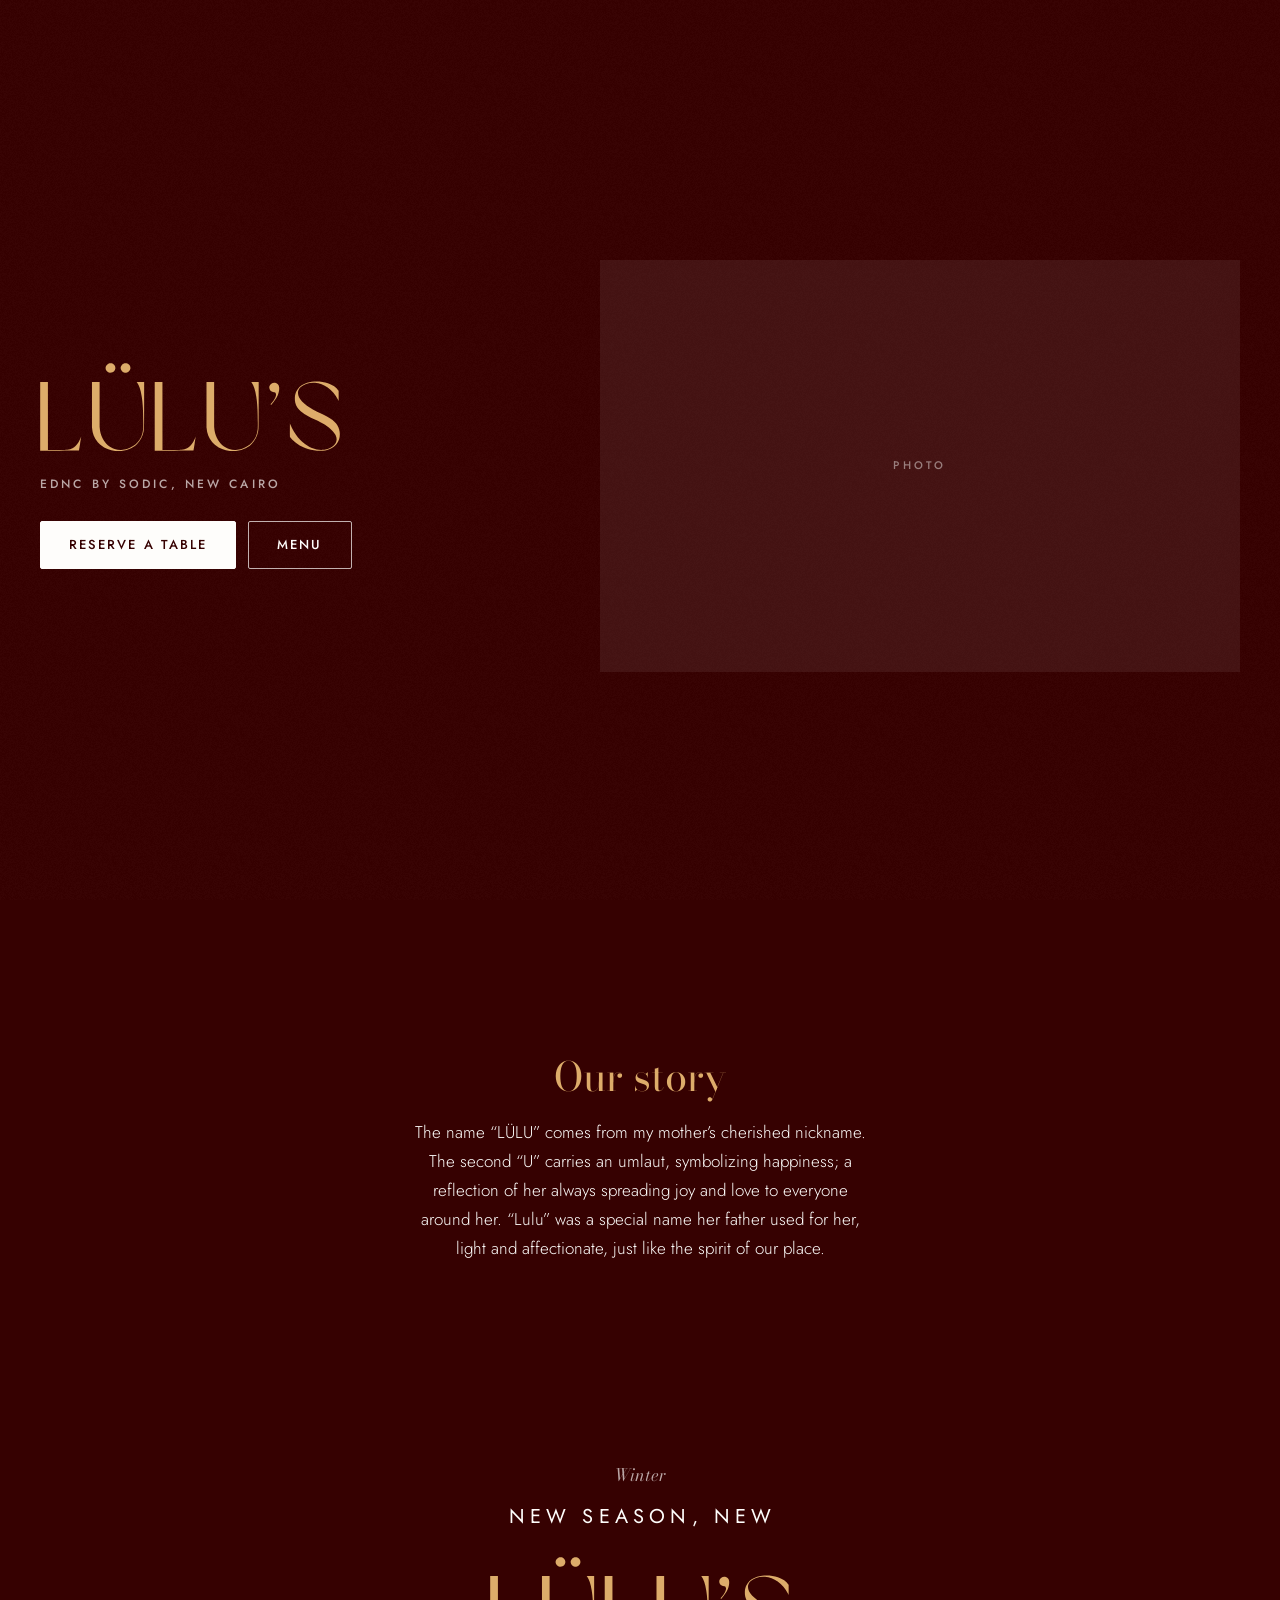
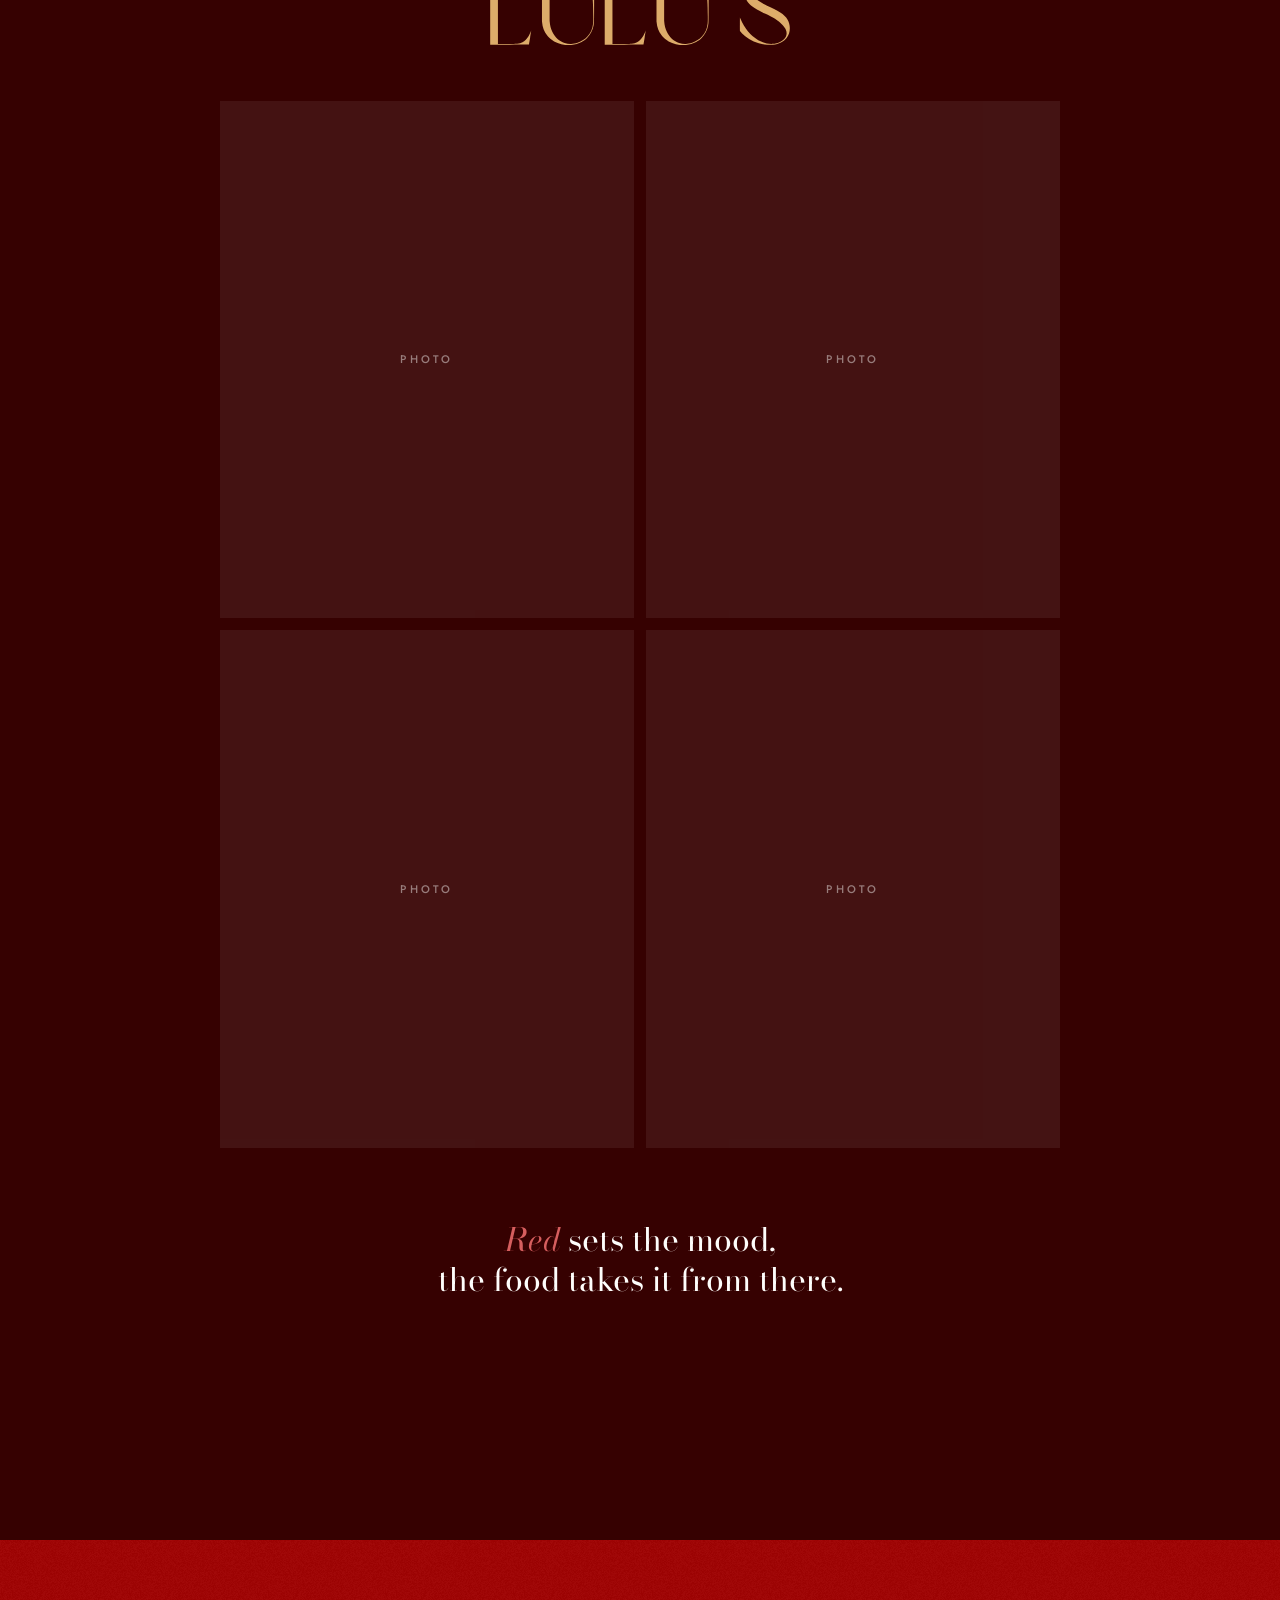
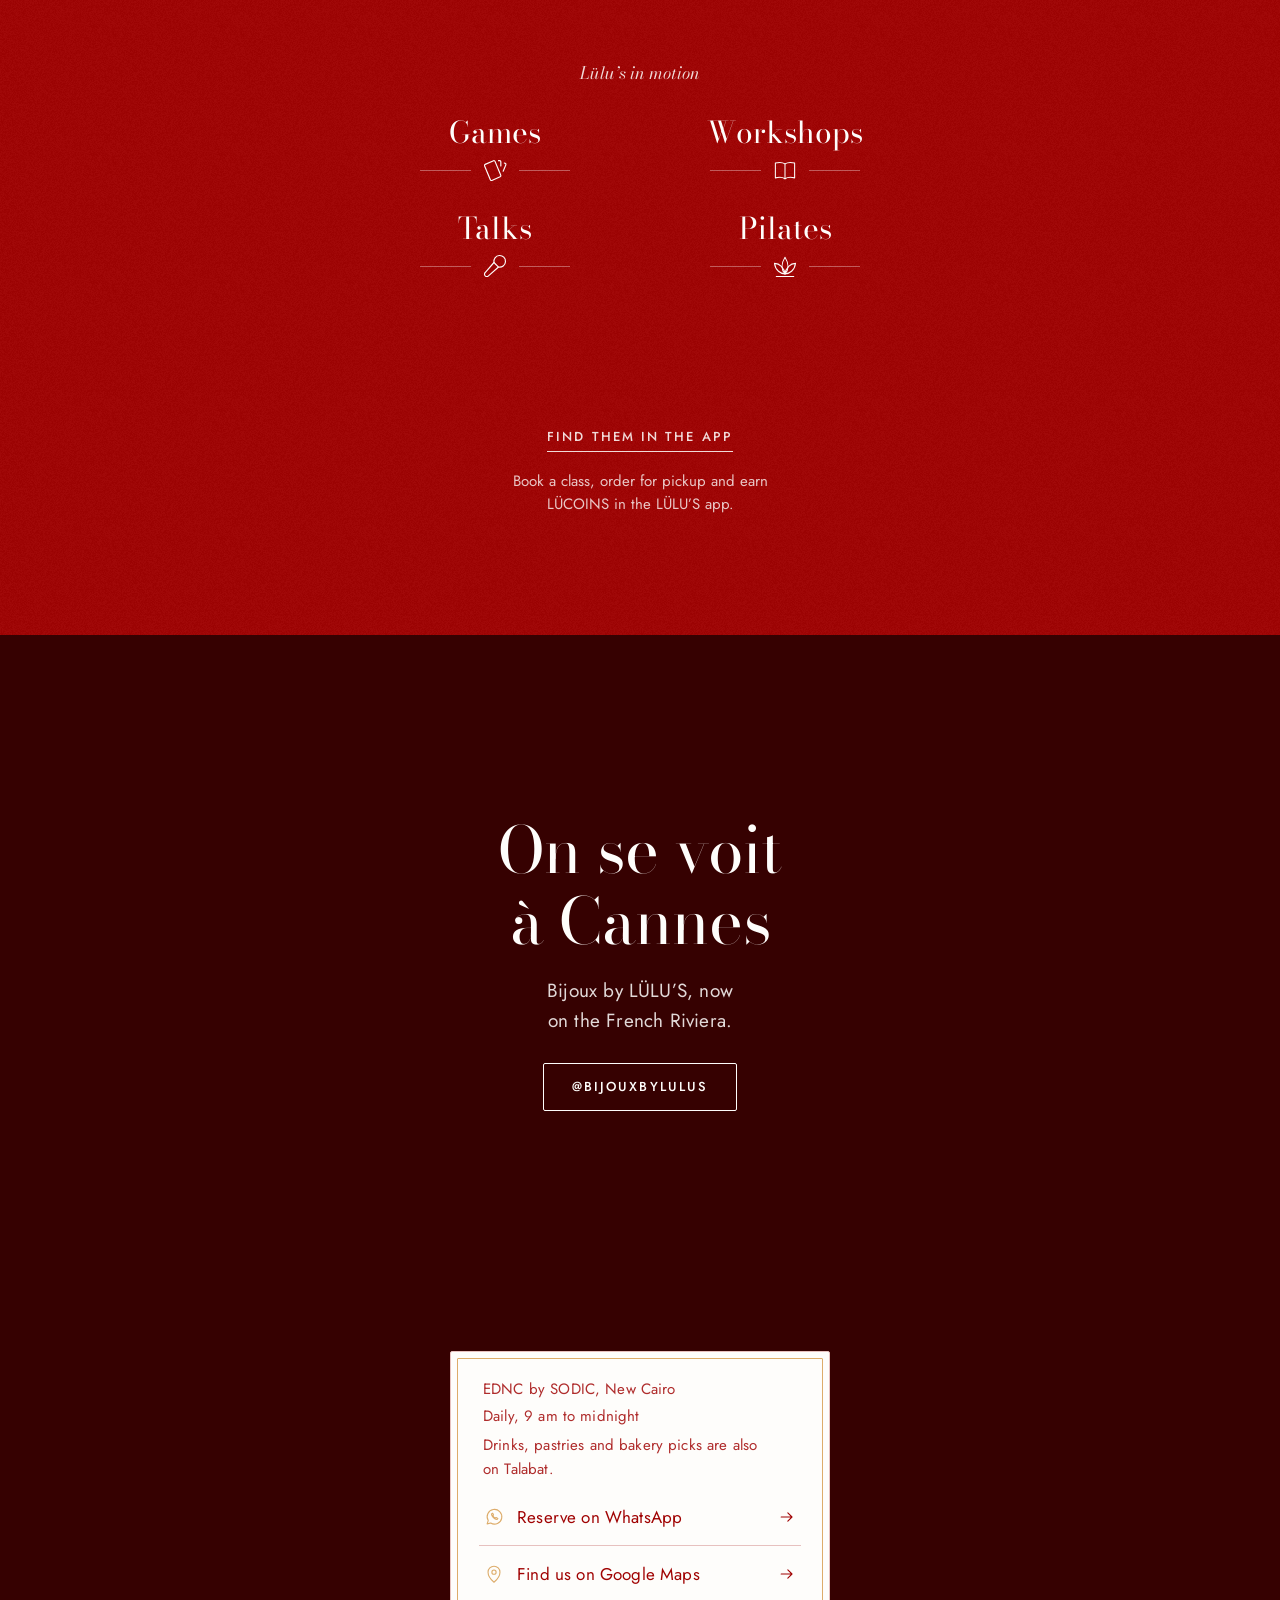
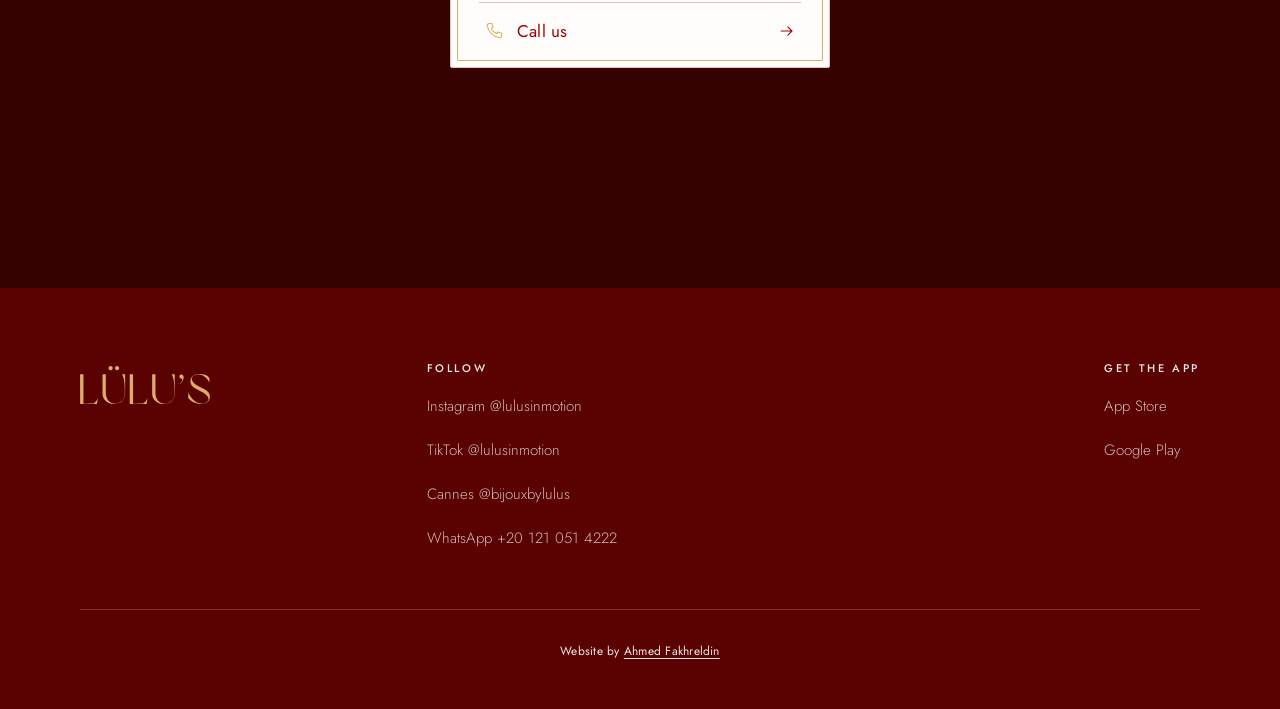
<file: index.html>
<!doctype html>
<html lang="en">
<head>
<meta charset="utf-8">
<meta name="viewport" content="width=device-width, initial-scale=1, viewport-fit=cover">
<title>LÜLU’S | Restaurant, EDNC by SODIC, New Cairo</title>
<meta name="description" content="Reserve a table at LÜLU’S, EDNC by SODIC, New Cairo. The menu, the season’s specials, nail studio, Pilates, workshops and talks. Now also in Cannes.">
<meta name="theme-color" content="#fdf2d5">

<meta property="og:type" content="restaurant.restaurant">
<meta property="og:site_name" content="LÜLU’S">
<meta property="og:title" content="LÜLU’S | Restaurant, EDNC by SODIC, New Cairo">
<meta property="og:description" content="Reserve a table at LÜLU’S, EDNC by SODIC, New Cairo. The menu, the season’s specials, nail studio, Pilates, workshops and talks. Now also in Cannes.">
<meta property="og:image" content="img/og.jpg">
<link rel="canonical" href="">
<meta property="og:url" content="">
<meta name="twitter:image" content="img/og.jpg">
<meta name="author" content="">
<link rel="manifest" href="site.webmanifest">
<meta name="twitter:card" content="summary_large_image">
<link rel="preload" as="font" type="font/woff2" crossorigin href="fonts/bodonimoda-normal-latin.woff2">
<link rel="preload" as="font" type="font/woff2" crossorigin href="fonts/bodonimoda-italic-latin.woff2">
<link rel="preload" as="font" type="font/woff2" crossorigin href="fonts/jost-normal-latin.woff2">
<link rel="icon" type="image/svg+xml" href="img/icon-fall.svg?v=u">
<link rel="icon" type="image/png" sizes="32x32" href="img/favicon-32-fall.png?v=u">
<link rel="apple-touch-icon" href="img/apple-touch-icon-fall.png?v=u">
<script>/* Season picker. Inlined in <head> by the build so the right palette is on screen
   before first paint. Seasons are data (data/seasons.json); every season ships with
   the page and the browser picks by today's date in Africa/Cairo.
   ?season=<id> previews any season (a short form such as ?season=winter also works). */
(function () {
  var DATA = {"def":{"id":"default","name":"","colours":{"bg":"#fdf9f3","ink":"#66461c","accent":"#db983e","accent2":"#7a0000"},"heroImage":"hero-fall.webp","heroTall":"hero-fall-tall.webp","heroAlt":"A guest with a table of LÜLU’S croissants and brioches","heroW":1620,"heroH":1080},"seasons":[{"id":"summer-2026","name":"Summer 2026","start":"2026-06-01","end":"2026-09-14","colours":{"bg":"#f5fbff","paper":"#fbfeff","ink":"#0449a6","accent":"#5dc4ff","accent2":"#2b93ff"},"heroImage":"hero-summer.webp","heroTall":"hero-summer-tall.webp","heroAlt":"A LÜLU’S summer table: fried calamari, salmon, mashed potatoes and lemons","heroW":1080,"heroH":720},{"id":"fall-2026","name":"Fall 2026","start":"2026-09-15","end":"2026-11-30","colours":{"bg":"#fdf9f3","paper":"#fefcfa","ink":"#66461c","accent":"#db983e","accent2":"#7a0000"},"heroImage":"hero-fall.webp","heroTall":"hero-fall-tall.webp","heroAlt":"A guest with a table of LÜLU’S croissants and brioches","heroW":1620,"heroH":1080},{"id":"winter-2026","name":"Winter 2026","pop":"#a00303","start":"2026-12-01","end":"2027-01-31","colours":{"bg":"#fdfaf6","paper":"#fefdfb","ink":"#a00303","accent":"#ddac6a","accent2":"#0e4b02"},"heroImage":"","heroAlt":""},{"id":"valentine-2027","name":"Valentine 2027","start":"2027-02-01","end":"2027-02-07","colours":{"bg":"#fffcfe","paper":"#fffeff","ink":"#a40000","accent":"#ffc6f4","accent2":"#701818"},"heroImage":"hero-valentine.webp","heroTall":"hero-valentine-tall.webp","heroAlt":"A heart-shaped pizza on a LÜLU’S table","heroW":1620,"heroH":1080},{"id":"ramadan-2027","name":"Ramadan 2027","cover":"#4e5b00","start":"2027-02-08","end":"2027-03-09","colours":{"bg":"#fefcf9","paper":"#fffefd","ink":"#674a1f","accent":"#dfa143","accent2":"#a40407"},"heroImage":"hero-ramadan.webp","heroTall":"hero-ramadan-tall.webp","heroAlt":"A LÜLU’S Ramadan table set with palm plates and gold cutlery","heroW":1620,"heroH":1080},{"id":"spring-2027","name":"Spring 2027","start":"2027-03-10","end":"2027-05-31","colours":{"bg":"#fff2fe","paper":"#fffaff","ink":"#6b1263","accent":"#ff2bec","accent2":"#ffe38e"},"heroImage":"hero-spring.webp","heroTall":"hero-spring-tall.webp","heroAlt":"Two friends under the LÜLU’S sign on a sunny day","heroW":1620,"heroH":1080}]};
  var doc = document.documentElement;

  function pad(n) { return n < 10 ? '0' + n : '' + n; }

  function cairoToday() {
    try {
      var parts = new Intl.DateTimeFormat('en-GB', {
        timeZone: 'Africa/Cairo', year: 'numeric', month: '2-digit', day: '2-digit'
      }).formatToParts(new Date());
      var o = {};
      for (var i = 0; i < parts.length; i++) o[parts[i].type] = parts[i].value;
      return o.year + '-' + o.month + '-' + o.day;
    } catch (e) {
      var d = new Date(Date.now() + 2 * 3600 * 1000);
      return d.getUTCFullYear() + '-' + pad(d.getUTCMonth() + 1) + '-' + pad(d.getUTCDate());
    }
  }

  function rgb(h) {
    h = h.replace('#', '');
    return [parseInt(h.slice(0, 2), 16), parseInt(h.slice(2, 4), 16), parseInt(h.slice(4, 6), 16)];
  }
  function mix(a, b, p) {
    return [a[0] * p + b[0] * (1 - p), a[1] * p + b[1] * (1 - p), a[2] * p + b[2] * (1 - p)];
  }
  function hex(c) {
    var s = '#';
    for (var i = 0; i < 3; i++) { var v = Math.round(Math.max(0, Math.min(255, c[i]))).toString(16); s += v.length < 2 ? '0' + v : v; }
    return s;
  }

  var today = cairoToday();
  var query = '';
  try { query = (new URLSearchParams(location.search).get('season') || '').toLowerCase(); } catch (e) {}

  var season = null, preview = '';
  if (query) {
    var all = DATA.seasons.concat([DATA.def]);
    for (var i = 0; i < all.length && !season; i++) if (all[i].id === query) season = all[i];
    for (var j = 0; j < all.length && !season; j++) if (all[j].id.indexOf(query + '-') === 0) season = all[j];
    if (season) preview = query;
  }
  if (!season) {
    for (var k = 0; k < DATA.seasons.length; k++) {
      var s = DATA.seasons[k];
      if (s.start <= today && today <= s.end) { season = s; break; }
    }
  }
  if (!season) season = DATA.def;

  var c = season.colours;
  var bg = rgb(c.bg), ink = rgb(c.ink), paper = rgb(c.paper || c.bg);
  var acc = rgb(c.accent), acc2 = rgb(c.accent2);
  var scrim = mix(ink, [0, 0, 0], 0.55);
  var black = [0, 0, 0];
  /* the menu page, by time of day: Morning is light, Evening is walnut and night (keep in step with tools/validate.py) */
  var deskDay = mix(bg, ink, 0.94);
  var deskNight = mix(ink, black, 0.34);
  var pageNight = mix(ink, black, 0.56);
  /* the menu cover wears the season's colour, but only one that keeps her cream wordmark readable (3:1, large text) */
  function lum(x) { return x.map(function (v) { v /= 255; return v <= 0.03928 ? v / 12.92 : Math.pow((v + 0.055) / 1.055, 2.4); }).reduce(function (a, v, i) { return a + v * [0.2126, 0.7152, 0.0722][i]; }, 0); }
  function ratio(a, b) { var x = lum(a), y = lum(b); return (Math.max(x, y) + 0.05) / (Math.min(x, y) + 0.05); }
  var cover = season.cover || (ratio(paper, acc) >= 3 ? c.accent : ratio(paper, acc2) >= 3 ? c.accent2 : c.ink);
  /* the wordmark drawn in the home headline wears the first palette colour that reads on the page (3:1), by day and by night */
  function pick(list, ground, fallback) { for (var q = 0; q < list.length; q++) if (list[q] && ratio(rgb(list[q]), ground) >= 3) return list[q]; return fallback; }
  var popDay = pick([season.pop, c.accent], bg, hex(mix(acc, ink, 0.36)));  /* her browns, never the second colour, on the home page by day */
  var popNight = pick([c.accent, c.accent2, season.cover], deskNight, c.accent);
  var vars = {
    '--cover': cover,
    '--pop-day': popDay, '--pop-night': popNight,
    '--bg': c.bg, '--ink': c.ink, '--accent': c.accent, '--accent2': c.accent2,
    '--paper': c.paper || c.bg,
    '--muted': hex(mix(ink, bg, 0.80)),
    '--muted-paper': hex(mix(ink, paper, 0.80)),
    '--hair': hex(mix(ink, bg, 0.22)),
    '--hair-paper': hex(mix(ink, paper, 0.24)),
    '--tint': hex(mix(acc, bg, 0.24)),
    '--tint2': hex(mix(acc2, bg, 0.26)),
    '--desk': hex(mix(ink, black, 0.80)),
    '--desk-day': hex(deskDay),
    '--desk-night': hex(deskNight),
    '--page-night': hex(pageNight),
    '--muted-night': hex(mix(paper, pageNight, 0.78)),
    '--hair-night': hex(mix(paper, pageNight, 0.24)),
    /* the home page by evening: night surroundings, paper text */
    '--muted-desk': hex(mix(paper, deskNight, 0.66)),
    '--hair-desk': hex(mix(paper, deskNight, 0.2)),
    /* the chapter numerals by day: the accent, deepened with ink so it reads on the light page */
    '--acc-day': hex(mix(acc, ink, 0.36)),
    '--scrim': Math.round(scrim[0]) + ',' + Math.round(scrim[1]) + ',' + Math.round(scrim[2])
  };
  /* a flower seen from above, in three shades of the season colour, tiled behind the photos; it changes with the season */
  var fl1 = hex(mix(acc, paper, 0.5)), fl2 = c.accent, fl3 = hex(mix(acc2, ink, 0.25));
  function flower(x, y, r, k) {
    var g = '<g transform="translate(' + x + ' ' + y + ') rotate(' + r + ') scale(' + k + ')">', i;
    for (i = 0; i < 5; i++) g += '<path d="M0 -4C-26 -20 -22 -50 -6 -46C-2 -45 0 -40 0 -38C0 -40 2 -45 6 -46C22 -50 26 -20 0 -4Z" fill="' + fl1 + '" transform="rotate(' + (i * 72) + ')"/>';
    for (i = 0; i < 5; i++) g += '<path d="M0 -2C-12 -10 -10 -26 0 -24C10 -26 12 -10 0 -2Z" fill="' + fl2 + '" transform="rotate(' + (i * 72) + ')"/>';
    for (i = 0; i < 5; i++) g += '<circle cx="0" cy="-11" r="1.8" fill="' + fl3 + '" transform="rotate(' + (i * 72 + 36) + ')"/>';
    return g + '<circle r="6" fill="' + fl3 + '"/></g>';
  }
  /* scattered, not gridded: uneven spots, turns and sizes inside a 360 px tile, kept clear of its edges so it repeats without seams */
  var spots = [[52, 60, 8, 0.5], [196, 38, 47, 0.38], [300, 120, 20, 0.56], [128, 168, 63, 0.44], [40, 262, 34, 0.4], [232, 250, 12, 0.5], [318, 318, 55, 0.34], [150, 318, 28, 0.36]];
  var tile = '<svg xmlns="http://www.w3.org/2000/svg" width="360" height="360" viewBox="0 0 360 360">';
  for (var f = 0; f < spots.length; f++) tile += flower(spots[f][0], spots[f][1], spots[f][2], spots[f][3]);
  tile += '</svg>';
  vars['--flora'] = 'url("data:image/svg+xml,' + encodeURIComponent(tile) + '")';
  /* one blossom on its own, for the ones that turn slowly in place (app.js lays them out on the same spots) */
  vars['--bloom'] = 'url("data:image/svg+xml,' + encodeURIComponent('<svg xmlns="http://www.w3.org/2000/svg" viewBox="-50 -50 100 100">' + flower(0, 0, 0, 1) + '</svg>') + '")';
  window.LULUS_BLOOMS = spots;
  for (var key in vars) doc.style.setProperty(key, vars[key]);
  doc.setAttribute('data-season', season.id);
  doc.className += ' js';

  /* Morning or Evening: the menu page follows it. A choice made earlier in this visit wins, then the
     time in Cairo (Evening from 17:00 to 04:59), and a #morning / #evening link wins over both. */
  function cairoHour() {
    try {
      return parseInt(new Intl.DateTimeFormat('en-GB', { timeZone: 'Africa/Cairo', hour: '2-digit', hour12: false }).format(new Date()), 10) % 24;
    } catch (e) { return new Date().getHours(); }
  }
  var service = '';
  try { service = sessionStorage.getItem('lulus-svc') || ''; } catch (e) {}
  var hashed = (location.hash || '').replace('#', '').toLowerCase();
  if (hashed === 'morning' || hashed === 'evening') service = hashed;
  if (service !== 'morning' && service !== 'evening') { var hr = cairoHour(); service = hr >= 5 && hr < 17 ? 'morning' : 'evening'; }
  doc.setAttribute('data-mood', service);

  /* the tab icon: her Ü on the season's lead colour */
  (function () {
    var k = (season.id || '').split('-')[0];
    if (!k || k === 'default') k = 'fall';
    var set = function (sel, f) { var l = document.querySelector(sel); if (l) l.setAttribute('href', 'img/' + f + '?v=u'); };
    set('link[rel="icon"][type="image/svg+xml"]', 'icon-' + k + '.svg');
    set('link[rel="icon"][type="image/png"]', 'favicon-32-' + k + '.png');
    set('link[rel="apple-touch-icon"]', 'apple-touch-icon-' + k + '.png');
  })();
  var meta = document.querySelector('meta[name="theme-color"]');
  if (meta) meta.setAttribute('content', /^menu/.test(location.pathname.split('/').pop() || '') ? (service === 'morning' ? hex(deskDay) : hex(deskNight)) : (service === 'morning' ? c.bg : hex(deskNight)));

  /* The hero photo: one portrait photo per season, shown at most as wide as its own pixels allow
     (see .hero-media in home.css). heroW / heroH come from the file itself at build time. */
  function heroHTML() {
    if (!season.heroImage) return '<i class="ph-img" aria-hidden="true"></i>';
    var alt = (season.heroAlt || '').replace(/"/g, '&quot;');
    var dims = season.heroW && season.heroH ? ' width="' + season.heroW + '" height="' + season.heroH + '"' : '';
    var focus = season.heroFocus ? ' style="object-position:' + season.heroFocus.replace(/"/g, '') + '"' : '';
    var img = '<img src="img/' + season.heroImage + '" alt="' + alt + '"' + dims + focus + ' fetchpriority="high" decoding="async">';
    /* a phone held upright gets the season's tall crop, so the photo can fill most of the first screen */
    return season.heroTall ? '<picture><source media="(max-width: 899px) and (orientation: portrait)" srcset="img/' + season.heroTall + '">' + img + '</picture>' : img;
  }
  function heroInto(el) {
    if (!el) return;
    el.insertAdjacentHTML('afterbegin', heroHTML());
    if (season.heroW && season.heroH) el.style.setProperty('--hero-r', (season.heroW / season.heroH).toFixed(4));
  }

  window.LULUS = {
    season: season,
    service: service,
    desks: { morning: hex(deskDay), evening: hex(deskNight) },
    today: today,
    preview: preview,
    seasons: DATA,
    heroHTML: heroHTML,
    heroInto: heroInto
  };
})();
</script>
<script>try{if(!localStorage.getItem('lulus-veil')){var d=document.documentElement;d.classList.add('veiled');setTimeout(function(){if(!d.classList.contains('veiled'))return;try{localStorage.setItem('lulus-veil','1')}catch(e){}var v=document.getElementById('veil');if(v){v.classList.add('out');setTimeout(function(){v.classList.remove('out')},900)}d.classList.remove('veiled')},Math.max(0,2400-(performance.now?performance.now():0)))}}catch(e){}</script>
<style>.room .fr:not(.s-any){display:none}html[data-season="default"] .room .fr{display:none}html[data-season="default"] .room .fr.s-default{display:block}html[data-season="fall-2026"] .room .fr{display:none}html[data-season="fall-2026"] .room .fr.s-fall-2026{display:block}html[data-season="ramadan-2027"] .room .fr{display:none}html[data-season="ramadan-2027"] .room .fr.s-ramadan-2027{display:block}html[data-season="spring-2027"] .room .fr{display:none}html[data-season="spring-2027"] .room .fr.s-spring-2027{display:block}html[data-season="summer-2026"] .room .fr{display:none}html[data-season="summer-2026"] .room .fr.s-summer-2026{display:block}html[data-season="valentine-2027"] .room .fr{display:none}html[data-season="valentine-2027"] .room .fr.s-valentine-2027{display:block}html[data-season="winter-2026"] .room .fr{display:none}html[data-season="winter-2026"] .room .fr.s-winter-2026{display:block}.room-line .rt{display:none}html[data-season="default"] .room-line .rt.s-default{display:inline}html[data-season="summer-2026"] .room-line .rt.s-summer-2026{display:inline}html[data-season="fall-2026"] .room-line .rt.s-fall-2026{display:inline}html[data-season="winter-2026"] .room-line .rt.s-winter-2026{display:inline}html[data-season="valentine-2027"] .room-line .rt.s-valentine-2027{display:inline}html[data-season="ramadan-2027"] .room-line .rt.s-ramadan-2027{display:inline}html[data-season="spring-2027"] .room-line .rt.s-spring-2027{display:inline}html[data-season="default"] .room-line em{color:#bf8436}html[data-mood="evening"][data-season="default"] .room-line em{color:#db983e}html[data-season="summer-2026"] .room-line em{color:#2990fb}html[data-mood="evening"][data-season="summer-2026"] .room-line em{color:#2b93ff}html[data-season="fall-2026"] .room-line em{color:#bf8436}html[data-mood="evening"][data-season="fall-2026"] .room-line em{color:#db983e}html[data-season="winter-2026"] .room-line em{color:#bf0303}html[data-mood="evening"][data-season="winter-2026"] .room-line em{color:#d65e5e}html[data-season="valentine-2027"] .room-line em{color:#ab0000}html[data-mood="evening"][data-season="valentine-2027"] .room-line em{color:#cd6666}html[data-season="ramadan-2027"] .room-line em{color:#bd8939}html[data-mood="evening"][data-season="ramadan-2027"] .room-line em{color:#dfa143}html[data-season="spring-2027"] .room-line em{color:#f329e1}html[data-mood="evening"][data-season="spring-2027"] .room-line em{color:#ff2bec}.room-head .rt{display:none}html[data-season="default"] .room-head .rt.s-default{display:inline}html[data-season="summer-2026"] .room-head .rt.s-summer-2026{display:inline}html[data-season="fall-2026"] .room-head .rt.s-fall-2026{display:inline}html[data-season="winter-2026"] .room-head .rt.s-winter-2026{display:inline}html[data-season="valentine-2027"] .room-head .rt.s-valentine-2027{display:inline}html[data-season="ramadan-2027"] .room-head .rt.s-ramadan-2027{display:inline}html[data-season="spring-2027"] .room-head .rt.s-spring-2027{display:inline}</style>
<link rel="stylesheet" href="css/home.css?v=3c8c42db">
<script type="application/ld+json">{"@context":"https://schema.org","@type":"Restaurant","name":"LÜLU’S","image":"img/og.jpg","telephone":"+201210514222","address":{"@type":"PostalAddress","streetAddress":"EDNC by SODIC","addressLocality":"New Cairo","addressCountry":"EG"},"hasMenu":"menu.html","openingHoursSpecification":[{"@type":"OpeningHoursSpecification","dayOfWeek":["Monday","Tuesday","Wednesday","Thursday","Friday","Saturday","Sunday"],"opens":"09:00","closes":"00:00"}],"sameAs":["https://www.instagram.com/lulusinmotion/","https://www.tiktok.com/@lulusinmotion","https://www.instagram.com/bijouxbylulus/"]}</script>
</head>
<body class="home" data-wa="201210514222" data-appstore="https://apps.apple.com/app/id6757676939" data-play="https://play.google.com/store/apps/details?id=com.seamlabs.lulus">
<div class="veil" id="veil" aria-hidden="true"><div class="veil-in"><svg class="wm" viewBox="-2 -2 3609 1061" aria-hidden="true" focusable="false"><path fill="currentColor" fill-rule="evenodd" d="M903.3 1055.4C839.0 1048.4 779.5 1024.7 732.0 987.0C718.6 976.4 696.6 954.5 686.2 941.3C648.4 893.5 628.9 842.8 624.0 779.6C623.4 771.4 623.0 668.1 623.0 496.4L623.0 226.0L669.0 226.0L715.0 226.0L715.0 493.2C715.0 659.1 715.4 766.2 716.0 775.5C719.1 822.0 729.4 860.9 748.9 900.0C781.3 965.0 832.9 1011.6 895.0 1032.1C922.7 1041.2 946.9 1044.7 975.5 1043.7C1001.9 1042.8 1023.9 1038.7 1051.6 1029.5C1100.1 1013.4 1139.5 988.7 1169.2 955.6C1208.9 911.5 1231.2 859.7 1238.7 794.0C1240.3 780.5 1240.5 770.5 1240.3 718.0C1239.8 571.6 1234.2 478.1 1221.5 401.0C1208.4 321.8 1190.7 268.8 1165.8 234.0L1160.1 226.0L1205.6 226.0L1251.0 226.0L1250.7 505.8C1250.4 810.9 1250.7 790.1 1244.9 820.0C1233.0 881.1 1205.6 934.0 1165.9 972.5C1145.3 992.5 1126.2 1006.1 1100.3 1019.3C1062.0 1038.7 1020.6 1050.8 976.5 1055.5C959.2 1057.3 920.3 1057.3 903.3 1055.4ZM2281.3 1055.4C2217.0 1048.4 2157.5 1024.7 2110.0 987.0C2096.6 976.4 2074.6 954.5 2064.2 941.3C2026.4 893.5 2006.9 842.8 2002.0 779.6C2001.4 771.4 2001.0 668.1 2001.0 496.4L2001.0 226.0L2047.0 226.0L2093.0 226.0L2093.0 493.2C2093.0 659.1 2093.4 766.2 2094.0 775.5C2097.1 822.0 2107.4 860.9 2126.9 900.0C2159.3 965.0 2210.9 1011.6 2273.0 1032.1C2300.7 1041.2 2324.9 1044.7 2353.5 1043.7C2379.9 1042.8 2401.9 1038.7 2429.6 1029.5C2478.1 1013.4 2517.5 988.7 2547.2 955.6C2586.9 911.5 2609.2 859.7 2616.7 794.0C2618.3 780.5 2618.5 770.5 2618.3 718.0C2617.8 571.6 2612.2 478.1 2599.5 401.0C2586.4 321.8 2568.7 268.8 2543.8 234.0L2538.1 226.0L2583.6 226.0L2629.0 226.0L2628.7 505.8C2628.4 810.9 2628.7 790.1 2622.9 820.0C2611.0 881.1 2583.7 933.8 2543.9 972.6C2523.6 992.2 2504.2 1006.1 2478.3 1019.3C2440.0 1038.7 2398.6 1050.8 2354.5 1055.5C2337.2 1057.3 2298.3 1057.3 2281.3 1055.4ZM3330.5 1054.0C3231.9 1046.7 3136.7 1009.2 3064.3 949.3C3044.8 933.1 3014.0 901.3 3005.4 888.4C3004.2 886.7 3004.0 873.5 3004.2 806.2L3004.5 726.1L3011.4 742.3C3035.6 799.3 3066.3 850.5 3102.1 893.5C3113.6 907.3 3145.1 939.1 3159.3 951.3C3229.4 1011.4 3308.3 1044.0 3383.8 1044.0C3402.7 1044.0 3414.6 1042.9 3432.0 1039.4C3469.8 1031.9 3507.5 1012.2 3534.3 986.1C3545.0 975.7 3551.4 967.3 3556.9 956.3C3571.0 928.0 3570.0 899.6 3553.5 865.5C3543.9 845.6 3532.4 830.3 3511.1 808.9C3465.6 763.4 3402.1 723.4 3305.0 679.1C3240.1 649.5 3180.6 615.7 3150.2 591.2C3129.8 574.8 3107.3 551.1 3094.2 532.2C3078.7 509.7 3068.1 479.6 3064.9 449.1C3063.3 433.1 3064.2 401.7 3066.9 387.0C3072.1 357.6 3081.3 336.1 3098.2 313.5C3124.3 278.8 3162.8 252.6 3211.5 236.6C3286.3 211.8 3380.9 213.6 3461.9 241.2C3520.3 261.1 3563.4 290.7 3587.2 327.4L3591.0 333.3L3591.0 394.4L3591.0 455.5L3583.5 441.3C3549.9 377.0 3510.1 329.6 3459.2 293.1C3412.5 259.7 3361.8 240.7 3306.5 235.9C3240.7 230.2 3170.7 252.3 3131.9 291.0C3111.4 311.5 3101.9 332.7 3101.8 358.1C3101.7 423.2 3168.6 495.6 3290.5 562.4C3314.3 575.4 3346.4 591.3 3372.0 602.6C3432.2 629.1 3486.3 659.6 3517.5 684.6C3538.0 701.0 3561.8 726.5 3574.9 746.1C3594.5 775.6 3605.0 813.4 3605.0 854.8C3605.0 900.5 3592.6 938.1 3566.4 971.7C3548.7 994.4 3527.3 1011.3 3498.6 1025.4C3469.4 1039.7 3440.0 1048.0 3402.0 1052.5C3386.2 1054.3 3346.3 1055.2 3330.5 1054.0ZM0.0 640.0L0.0 227.0L46.5 227.0L93.0 227.0L93.2 635.2L93.5 1043.5L203.5 1043.5C304.4 1043.5 314.5 1043.3 325.5 1041.7C352.2 1037.7 369.4 1032.4 389.0 1022.4C416.4 1008.3 436.4 989.4 456.9 958.0C466.2 943.9 481.5 913.8 489.0 895.0C491.7 888.1 494.0 882.9 494.0 883.4C494.0 883.9 487.9 921.8 480.5 967.6C473.1 1013.4 467.0 1051.3 467.0 1051.9C467.0 1052.7 401.5 1053.0 233.5 1053.0L0.0 1053.0L0.0 640.0ZM1378.0 640.0L1378.0 227.0L1424.5 227.0L1471.0 227.0L1471.2 635.2L1471.5 1043.5L1581.5 1043.5C1682.4 1043.5 1692.5 1043.3 1703.5 1041.7C1730.2 1037.7 1747.4 1032.4 1767.0 1022.4C1794.4 1008.3 1814.4 989.4 1834.9 958.0C1844.2 943.9 1859.5 913.8 1867.0 895.0C1869.7 888.1 1872.0 882.9 1872.0 883.4C1872.0 883.9 1865.9 921.8 1858.5 967.6C1851.1 1013.4 1845.0 1051.3 1845.0 1051.9C1845.0 1052.7 1779.5 1053.0 1611.5 1053.0L1378.0 1053.0L1378.0 640.0ZM2774.8 497.9L2770.2 494.0L2776.7 487.7C2786.7 478.2 2798.2 464.0 2808.5 448.5C2837.0 405.7 2845.6 370.8 2831.1 357.7C2825.8 353.0 2824.3 352.3 2815.8 350.5C2795.2 346.2 2775.0 335.5 2766.7 324.6C2756.4 311.2 2753.2 289.2 2759.1 273.5C2769.5 245.5 2798.0 229.6 2827.1 235.5C2838.7 237.8 2847.8 242.8 2856.5 251.5C2868.9 264.0 2873.6 274.5 2875.3 293.4C2877.8 322.0 2871.5 357.1 2858.4 386.1C2844.8 416.6 2812.6 464.3 2783.4 497.3L2779.4 501.9L2774.8 497.9ZM836.4 114.1C823.9 112.1 813.3 106.5 803.5 96.6C786.3 79.2 782.0 54.5 792.7 33.1C796.9 24.8 811.6 10.3 820.2 6.1C829.6 1.6 839.6 -0.3 849.5 0.4C865.1 1.6 875.6 5.9 885.7 15.3C900.5 29.1 907.1 47.5 904.0 66.1C900.1 89.4 883.9 107.5 862.0 112.8C855.6 114.4 842.4 115.0 836.4 114.1ZM1017.6 114.0C1004.3 111.6 994.4 106.3 984.5 96.3C971.6 83.3 965.6 63.8 969.1 46.8C972.4 30.7 985.9 14.1 1002.0 6.1C1023.4 -4.5 1050.9 -0.5 1067.4 15.6C1082.6 30.4 1088.4 47.8 1085.0 67.9C1081.5 88.7 1064.7 107.2 1044.5 112.4C1036.8 114.4 1023.9 115.1 1017.6 114.0Z"/></svg><i class="veil-line"><i id="veil-bar"></i></i></div></div>
<a class="skip" href="#main">Skip to content</a>

<header class="bar" id="bar">
  <a class="bar-logo" href="index.html" aria-label="LÜLU’S, home"><svg class="wm" viewBox="-2 -2 3609 1061" aria-hidden="true" focusable="false"><path fill="currentColor" fill-rule="evenodd" d="M903.3 1055.4C839.0 1048.4 779.5 1024.7 732.0 987.0C718.6 976.4 696.6 954.5 686.2 941.3C648.4 893.5 628.9 842.8 624.0 779.6C623.4 771.4 623.0 668.1 623.0 496.4L623.0 226.0L669.0 226.0L715.0 226.0L715.0 493.2C715.0 659.1 715.4 766.2 716.0 775.5C719.1 822.0 729.4 860.9 748.9 900.0C781.3 965.0 832.9 1011.6 895.0 1032.1C922.7 1041.2 946.9 1044.7 975.5 1043.7C1001.9 1042.8 1023.9 1038.7 1051.6 1029.5C1100.1 1013.4 1139.5 988.7 1169.2 955.6C1208.9 911.5 1231.2 859.7 1238.7 794.0C1240.3 780.5 1240.5 770.5 1240.3 718.0C1239.8 571.6 1234.2 478.1 1221.5 401.0C1208.4 321.8 1190.7 268.8 1165.8 234.0L1160.1 226.0L1205.6 226.0L1251.0 226.0L1250.7 505.8C1250.4 810.9 1250.7 790.1 1244.9 820.0C1233.0 881.1 1205.6 934.0 1165.9 972.5C1145.3 992.5 1126.2 1006.1 1100.3 1019.3C1062.0 1038.7 1020.6 1050.8 976.5 1055.5C959.2 1057.3 920.3 1057.3 903.3 1055.4ZM2281.3 1055.4C2217.0 1048.4 2157.5 1024.7 2110.0 987.0C2096.6 976.4 2074.6 954.5 2064.2 941.3C2026.4 893.5 2006.9 842.8 2002.0 779.6C2001.4 771.4 2001.0 668.1 2001.0 496.4L2001.0 226.0L2047.0 226.0L2093.0 226.0L2093.0 493.2C2093.0 659.1 2093.4 766.2 2094.0 775.5C2097.1 822.0 2107.4 860.9 2126.9 900.0C2159.3 965.0 2210.9 1011.6 2273.0 1032.1C2300.7 1041.2 2324.9 1044.7 2353.5 1043.7C2379.9 1042.8 2401.9 1038.7 2429.6 1029.5C2478.1 1013.4 2517.5 988.7 2547.2 955.6C2586.9 911.5 2609.2 859.7 2616.7 794.0C2618.3 780.5 2618.5 770.5 2618.3 718.0C2617.8 571.6 2612.2 478.1 2599.5 401.0C2586.4 321.8 2568.7 268.8 2543.8 234.0L2538.1 226.0L2583.6 226.0L2629.0 226.0L2628.7 505.8C2628.4 810.9 2628.7 790.1 2622.9 820.0C2611.0 881.1 2583.7 933.8 2543.9 972.6C2523.6 992.2 2504.2 1006.1 2478.3 1019.3C2440.0 1038.7 2398.6 1050.8 2354.5 1055.5C2337.2 1057.3 2298.3 1057.3 2281.3 1055.4ZM3330.5 1054.0C3231.9 1046.7 3136.7 1009.2 3064.3 949.3C3044.8 933.1 3014.0 901.3 3005.4 888.4C3004.2 886.7 3004.0 873.5 3004.2 806.2L3004.5 726.1L3011.4 742.3C3035.6 799.3 3066.3 850.5 3102.1 893.5C3113.6 907.3 3145.1 939.1 3159.3 951.3C3229.4 1011.4 3308.3 1044.0 3383.8 1044.0C3402.7 1044.0 3414.6 1042.9 3432.0 1039.4C3469.8 1031.9 3507.5 1012.2 3534.3 986.1C3545.0 975.7 3551.4 967.3 3556.9 956.3C3571.0 928.0 3570.0 899.6 3553.5 865.5C3543.9 845.6 3532.4 830.3 3511.1 808.9C3465.6 763.4 3402.1 723.4 3305.0 679.1C3240.1 649.5 3180.6 615.7 3150.2 591.2C3129.8 574.8 3107.3 551.1 3094.2 532.2C3078.7 509.7 3068.1 479.6 3064.9 449.1C3063.3 433.1 3064.2 401.7 3066.9 387.0C3072.1 357.6 3081.3 336.1 3098.2 313.5C3124.3 278.8 3162.8 252.6 3211.5 236.6C3286.3 211.8 3380.9 213.6 3461.9 241.2C3520.3 261.1 3563.4 290.7 3587.2 327.4L3591.0 333.3L3591.0 394.4L3591.0 455.5L3583.5 441.3C3549.9 377.0 3510.1 329.6 3459.2 293.1C3412.5 259.7 3361.8 240.7 3306.5 235.9C3240.7 230.2 3170.7 252.3 3131.9 291.0C3111.4 311.5 3101.9 332.7 3101.8 358.1C3101.7 423.2 3168.6 495.6 3290.5 562.4C3314.3 575.4 3346.4 591.3 3372.0 602.6C3432.2 629.1 3486.3 659.6 3517.5 684.6C3538.0 701.0 3561.8 726.5 3574.9 746.1C3594.5 775.6 3605.0 813.4 3605.0 854.8C3605.0 900.5 3592.6 938.1 3566.4 971.7C3548.7 994.4 3527.3 1011.3 3498.6 1025.4C3469.4 1039.7 3440.0 1048.0 3402.0 1052.5C3386.2 1054.3 3346.3 1055.2 3330.5 1054.0ZM0.0 640.0L0.0 227.0L46.5 227.0L93.0 227.0L93.2 635.2L93.5 1043.5L203.5 1043.5C304.4 1043.5 314.5 1043.3 325.5 1041.7C352.2 1037.7 369.4 1032.4 389.0 1022.4C416.4 1008.3 436.4 989.4 456.9 958.0C466.2 943.9 481.5 913.8 489.0 895.0C491.7 888.1 494.0 882.9 494.0 883.4C494.0 883.9 487.9 921.8 480.5 967.6C473.1 1013.4 467.0 1051.3 467.0 1051.9C467.0 1052.7 401.5 1053.0 233.5 1053.0L0.0 1053.0L0.0 640.0ZM1378.0 640.0L1378.0 227.0L1424.5 227.0L1471.0 227.0L1471.2 635.2L1471.5 1043.5L1581.5 1043.5C1682.4 1043.5 1692.5 1043.3 1703.5 1041.7C1730.2 1037.7 1747.4 1032.4 1767.0 1022.4C1794.4 1008.3 1814.4 989.4 1834.9 958.0C1844.2 943.9 1859.5 913.8 1867.0 895.0C1869.7 888.1 1872.0 882.9 1872.0 883.4C1872.0 883.9 1865.9 921.8 1858.5 967.6C1851.1 1013.4 1845.0 1051.3 1845.0 1051.9C1845.0 1052.7 1779.5 1053.0 1611.5 1053.0L1378.0 1053.0L1378.0 640.0ZM2774.8 497.9L2770.2 494.0L2776.7 487.7C2786.7 478.2 2798.2 464.0 2808.5 448.5C2837.0 405.7 2845.6 370.8 2831.1 357.7C2825.8 353.0 2824.3 352.3 2815.8 350.5C2795.2 346.2 2775.0 335.5 2766.7 324.6C2756.4 311.2 2753.2 289.2 2759.1 273.5C2769.5 245.5 2798.0 229.6 2827.1 235.5C2838.7 237.8 2847.8 242.8 2856.5 251.5C2868.9 264.0 2873.6 274.5 2875.3 293.4C2877.8 322.0 2871.5 357.1 2858.4 386.1C2844.8 416.6 2812.6 464.3 2783.4 497.3L2779.4 501.9L2774.8 497.9ZM836.4 114.1C823.9 112.1 813.3 106.5 803.5 96.6C786.3 79.2 782.0 54.5 792.7 33.1C796.9 24.8 811.6 10.3 820.2 6.1C829.6 1.6 839.6 -0.3 849.5 0.4C865.1 1.6 875.6 5.9 885.7 15.3C900.5 29.1 907.1 47.5 904.0 66.1C900.1 89.4 883.9 107.5 862.0 112.8C855.6 114.4 842.4 115.0 836.4 114.1ZM1017.6 114.0C1004.3 111.6 994.4 106.3 984.5 96.3C971.6 83.3 965.6 63.8 969.1 46.8C972.4 30.7 985.9 14.1 1002.0 6.1C1023.4 -4.5 1050.9 -0.5 1067.4 15.6C1082.6 30.4 1088.4 47.8 1085.0 67.9C1081.5 88.7 1064.7 107.2 1044.5 112.4C1036.8 114.4 1023.9 115.1 1017.6 114.0Z"/></svg></a>
  <nav class="bar-nav" aria-label="Main">
    <a class="bar-link" href="menu.html">Menu</a>
    <a class="btn btn-sm" href="https://wa.me/201210514222?text=Hello%20L%C3%9CLU%E2%80%99S%2C%20I%E2%80%99d%20like%20to%20reserve%20a%20table." data-cfg="reserve" data-reserve>Reserve</a>
  </nav>
</header>

<main id="main">
  <section class="hero" id="top" aria-label="LÜLU’S">
    <div class="hero-media" id="hero-media"></div>
    <script>LULUS.heroInto(document.getElementById('hero-media'));</script>
    <noscript><div class="hero-media" style="--hero-r:1.5000"><i class="ph-img" aria-hidden="true"></i></div></noscript>
    <div class="hero-body">
      <h1 class="hero-seal"><span class="vh" translate="no">LÜLU’S</span><svg class="wm" viewBox="-2 -2 3609 1061" aria-hidden="true" focusable="false"><path fill="currentColor" fill-rule="evenodd" d="M903.3 1055.4C839.0 1048.4 779.5 1024.7 732.0 987.0C718.6 976.4 696.6 954.5 686.2 941.3C648.4 893.5 628.9 842.8 624.0 779.6C623.4 771.4 623.0 668.1 623.0 496.4L623.0 226.0L669.0 226.0L715.0 226.0L715.0 493.2C715.0 659.1 715.4 766.2 716.0 775.5C719.1 822.0 729.4 860.9 748.9 900.0C781.3 965.0 832.9 1011.6 895.0 1032.1C922.7 1041.2 946.9 1044.7 975.5 1043.7C1001.9 1042.8 1023.9 1038.7 1051.6 1029.5C1100.1 1013.4 1139.5 988.7 1169.2 955.6C1208.9 911.5 1231.2 859.7 1238.7 794.0C1240.3 780.5 1240.5 770.5 1240.3 718.0C1239.8 571.6 1234.2 478.1 1221.5 401.0C1208.4 321.8 1190.7 268.8 1165.8 234.0L1160.1 226.0L1205.6 226.0L1251.0 226.0L1250.7 505.8C1250.4 810.9 1250.7 790.1 1244.9 820.0C1233.0 881.1 1205.6 934.0 1165.9 972.5C1145.3 992.5 1126.2 1006.1 1100.3 1019.3C1062.0 1038.7 1020.6 1050.8 976.5 1055.5C959.2 1057.3 920.3 1057.3 903.3 1055.4ZM2281.3 1055.4C2217.0 1048.4 2157.5 1024.7 2110.0 987.0C2096.6 976.4 2074.6 954.5 2064.2 941.3C2026.4 893.5 2006.9 842.8 2002.0 779.6C2001.4 771.4 2001.0 668.1 2001.0 496.4L2001.0 226.0L2047.0 226.0L2093.0 226.0L2093.0 493.2C2093.0 659.1 2093.4 766.2 2094.0 775.5C2097.1 822.0 2107.4 860.9 2126.9 900.0C2159.3 965.0 2210.9 1011.6 2273.0 1032.1C2300.7 1041.2 2324.9 1044.7 2353.5 1043.7C2379.9 1042.8 2401.9 1038.7 2429.6 1029.5C2478.1 1013.4 2517.5 988.7 2547.2 955.6C2586.9 911.5 2609.2 859.7 2616.7 794.0C2618.3 780.5 2618.5 770.5 2618.3 718.0C2617.8 571.6 2612.2 478.1 2599.5 401.0C2586.4 321.8 2568.7 268.8 2543.8 234.0L2538.1 226.0L2583.6 226.0L2629.0 226.0L2628.7 505.8C2628.4 810.9 2628.7 790.1 2622.9 820.0C2611.0 881.1 2583.7 933.8 2543.9 972.6C2523.6 992.2 2504.2 1006.1 2478.3 1019.3C2440.0 1038.7 2398.6 1050.8 2354.5 1055.5C2337.2 1057.3 2298.3 1057.3 2281.3 1055.4ZM3330.5 1054.0C3231.9 1046.7 3136.7 1009.2 3064.3 949.3C3044.8 933.1 3014.0 901.3 3005.4 888.4C3004.2 886.7 3004.0 873.5 3004.2 806.2L3004.5 726.1L3011.4 742.3C3035.6 799.3 3066.3 850.5 3102.1 893.5C3113.6 907.3 3145.1 939.1 3159.3 951.3C3229.4 1011.4 3308.3 1044.0 3383.8 1044.0C3402.7 1044.0 3414.6 1042.9 3432.0 1039.4C3469.8 1031.9 3507.5 1012.2 3534.3 986.1C3545.0 975.7 3551.4 967.3 3556.9 956.3C3571.0 928.0 3570.0 899.6 3553.5 865.5C3543.9 845.6 3532.4 830.3 3511.1 808.9C3465.6 763.4 3402.1 723.4 3305.0 679.1C3240.1 649.5 3180.6 615.7 3150.2 591.2C3129.8 574.8 3107.3 551.1 3094.2 532.2C3078.7 509.7 3068.1 479.6 3064.9 449.1C3063.3 433.1 3064.2 401.7 3066.9 387.0C3072.1 357.6 3081.3 336.1 3098.2 313.5C3124.3 278.8 3162.8 252.6 3211.5 236.6C3286.3 211.8 3380.9 213.6 3461.9 241.2C3520.3 261.1 3563.4 290.7 3587.2 327.4L3591.0 333.3L3591.0 394.4L3591.0 455.5L3583.5 441.3C3549.9 377.0 3510.1 329.6 3459.2 293.1C3412.5 259.7 3361.8 240.7 3306.5 235.9C3240.7 230.2 3170.7 252.3 3131.9 291.0C3111.4 311.5 3101.9 332.7 3101.8 358.1C3101.7 423.2 3168.6 495.6 3290.5 562.4C3314.3 575.4 3346.4 591.3 3372.0 602.6C3432.2 629.1 3486.3 659.6 3517.5 684.6C3538.0 701.0 3561.8 726.5 3574.9 746.1C3594.5 775.6 3605.0 813.4 3605.0 854.8C3605.0 900.5 3592.6 938.1 3566.4 971.7C3548.7 994.4 3527.3 1011.3 3498.6 1025.4C3469.4 1039.7 3440.0 1048.0 3402.0 1052.5C3386.2 1054.3 3346.3 1055.2 3330.5 1054.0ZM0.0 640.0L0.0 227.0L46.5 227.0L93.0 227.0L93.2 635.2L93.5 1043.5L203.5 1043.5C304.4 1043.5 314.5 1043.3 325.5 1041.7C352.2 1037.7 369.4 1032.4 389.0 1022.4C416.4 1008.3 436.4 989.4 456.9 958.0C466.2 943.9 481.5 913.8 489.0 895.0C491.7 888.1 494.0 882.9 494.0 883.4C494.0 883.9 487.9 921.8 480.5 967.6C473.1 1013.4 467.0 1051.3 467.0 1051.9C467.0 1052.7 401.5 1053.0 233.5 1053.0L0.0 1053.0L0.0 640.0ZM1378.0 640.0L1378.0 227.0L1424.5 227.0L1471.0 227.0L1471.2 635.2L1471.5 1043.5L1581.5 1043.5C1682.4 1043.5 1692.5 1043.3 1703.5 1041.7C1730.2 1037.7 1747.4 1032.4 1767.0 1022.4C1794.4 1008.3 1814.4 989.4 1834.9 958.0C1844.2 943.9 1859.5 913.8 1867.0 895.0C1869.7 888.1 1872.0 882.9 1872.0 883.4C1872.0 883.9 1865.9 921.8 1858.5 967.6C1851.1 1013.4 1845.0 1051.3 1845.0 1051.9C1845.0 1052.7 1779.5 1053.0 1611.5 1053.0L1378.0 1053.0L1378.0 640.0ZM2774.8 497.9L2770.2 494.0L2776.7 487.7C2786.7 478.2 2798.2 464.0 2808.5 448.5C2837.0 405.7 2845.6 370.8 2831.1 357.7C2825.8 353.0 2824.3 352.3 2815.8 350.5C2795.2 346.2 2775.0 335.5 2766.7 324.6C2756.4 311.2 2753.2 289.2 2759.1 273.5C2769.5 245.5 2798.0 229.6 2827.1 235.5C2838.7 237.8 2847.8 242.8 2856.5 251.5C2868.9 264.0 2873.6 274.5 2875.3 293.4C2877.8 322.0 2871.5 357.1 2858.4 386.1C2844.8 416.6 2812.6 464.3 2783.4 497.3L2779.4 501.9L2774.8 497.9ZM836.4 114.1C823.9 112.1 813.3 106.5 803.5 96.6C786.3 79.2 782.0 54.5 792.7 33.1C796.9 24.8 811.6 10.3 820.2 6.1C829.6 1.6 839.6 -0.3 849.5 0.4C865.1 1.6 875.6 5.9 885.7 15.3C900.5 29.1 907.1 47.5 904.0 66.1C900.1 89.4 883.9 107.5 862.0 112.8C855.6 114.4 842.4 115.0 836.4 114.1ZM1017.6 114.0C1004.3 111.6 994.4 106.3 984.5 96.3C971.6 83.3 965.6 63.8 969.1 46.8C972.4 30.7 985.9 14.1 1002.0 6.1C1023.4 -4.5 1050.9 -0.5 1067.4 15.6C1082.6 30.4 1088.4 47.8 1085.0 67.9C1081.5 88.7 1064.7 107.2 1044.5 112.4C1036.8 114.4 1023.9 115.1 1017.6 114.0Z"/></svg></h1>
      <p class="place" data-k="address">EDNC by SODIC, New Cairo</p>
      <div class="hero-cta">
        <a class="btn btn-light" href="https://wa.me/201210514222?text=Hello%20L%C3%9CLU%E2%80%99S%2C%20I%E2%80%99d%20like%20to%20reserve%20a%20table." data-cfg="reserve" data-reserve>Reserve a table</a>
        <a class="btn btn-ghost" href="menu.html">Menu</a>
      </div>
    </div>
  </section>

  <section class="story" id="about" aria-labelledby="story-h">
    <div class="wrap">
      <h2 class="story-h rv" id="story-h" data-k="story.title">Our story</h2>
      <p class="story-tx rv" data-k="story.text">The name “<span translate="no">LÜLU</span>” comes from my mother’s cherished nickname. The second “U” carries an umlaut, symbolizing happiness; a reflection of her always spreading joy and love to everyone around her. “Lulu” was a special name her father used for her, light and affectionate, just like the spirit of our place.</p>
    </div>
  </section>

  <header class="room-head" id="room-head">
    <p class="at-h rv"><span class="rt s-default" translate="no">LÜLU’S</span><span class="rt s-summer-2026">Summer</span><span class="rt s-fall-2026">Fall</span><span class="rt s-winter-2026">Winter</span><span class="rt s-valentine-2027">Valentine</span><span class="rt s-ramadan-2027">Ramadan</span><span class="rt s-spring-2027">Spring</span></p>
    <h2 class="display rv" id="room-h"><span class="vh"><span data-k="gallery.title">New Season, New</span> <span translate="no">LÜLU’S</span></span><span class="rh-t" aria-hidden="true" data-k="gallery.title">New Season, New</span><svg class="wm wm-draw" viewBox="-2 -2 3609 1061" aria-hidden="true" focusable="false"><path style="--i:0" pathLength="1" fill="currentColor" fill-rule="evenodd" d="M0.0 640.0L0.0 227.0L46.5 227.0L93.0 227.0L93.2 635.2L93.5 1043.5L203.5 1043.5C304.4 1043.5 314.5 1043.3 325.5 1041.7C352.2 1037.7 369.4 1032.4 389.0 1022.4C416.4 1008.3 436.4 989.4 456.9 958.0C466.2 943.9 481.5 913.8 489.0 895.0C491.7 888.1 494.0 882.9 494.0 883.4C494.0 883.9 487.9 921.8 480.5 967.6C473.1 1013.4 467.0 1051.3 467.0 1051.9C467.0 1052.7 401.5 1053.0 233.5 1053.0L0.0 1053.0L0.0 640.0Z"/><path style="--i:1" pathLength="1" fill="currentColor" fill-rule="evenodd" d="M903.3 1055.4C839.0 1048.4 779.5 1024.7 732.0 987.0C718.6 976.4 696.6 954.5 686.2 941.3C648.4 893.5 628.9 842.8 624.0 779.6C623.4 771.4 623.0 668.1 623.0 496.4L623.0 226.0L669.0 226.0L715.0 226.0L715.0 493.2C715.0 659.1 715.4 766.2 716.0 775.5C719.1 822.0 729.4 860.9 748.9 900.0C781.3 965.0 832.9 1011.6 895.0 1032.1C922.7 1041.2 946.9 1044.7 975.5 1043.7C1001.9 1042.8 1023.9 1038.7 1051.6 1029.5C1100.1 1013.4 1139.5 988.7 1169.2 955.6C1208.9 911.5 1231.2 859.7 1238.7 794.0C1240.3 780.5 1240.5 770.5 1240.3 718.0C1239.8 571.6 1234.2 478.1 1221.5 401.0C1208.4 321.8 1190.7 268.8 1165.8 234.0L1160.1 226.0L1205.6 226.0L1251.0 226.0L1250.7 505.8C1250.4 810.9 1250.7 790.1 1244.9 820.0C1233.0 881.1 1205.6 934.0 1165.9 972.5C1145.3 992.5 1126.2 1006.1 1100.3 1019.3C1062.0 1038.7 1020.6 1050.8 976.5 1055.5C959.2 1057.3 920.3 1057.3 903.3 1055.4Z"/><path style="--i:2" pathLength="1" fill="currentColor" fill-rule="evenodd" d="M836.4 114.1C823.9 112.1 813.3 106.5 803.5 96.6C786.3 79.2 782.0 54.5 792.7 33.1C796.9 24.8 811.6 10.3 820.2 6.1C829.6 1.6 839.6 -0.3 849.5 0.4C865.1 1.6 875.6 5.9 885.7 15.3C900.5 29.1 907.1 47.5 904.0 66.1C900.1 89.4 883.9 107.5 862.0 112.8C855.6 114.4 842.4 115.0 836.4 114.1Z"/><path style="--i:2" pathLength="1" fill="currentColor" fill-rule="evenodd" d="M1017.6 114.0C1004.3 111.6 994.4 106.3 984.5 96.3C971.6 83.3 965.6 63.8 969.1 46.8C972.4 30.7 985.9 14.1 1002.0 6.1C1023.4 -4.5 1050.9 -0.5 1067.4 15.6C1082.6 30.4 1088.4 47.8 1085.0 67.9C1081.5 88.7 1064.7 107.2 1044.5 112.4C1036.8 114.4 1023.9 115.1 1017.6 114.0Z"/><path style="--i:3" pathLength="1" fill="currentColor" fill-rule="evenodd" d="M1378.0 640.0L1378.0 227.0L1424.5 227.0L1471.0 227.0L1471.2 635.2L1471.5 1043.5L1581.5 1043.5C1682.4 1043.5 1692.5 1043.3 1703.5 1041.7C1730.2 1037.7 1747.4 1032.4 1767.0 1022.4C1794.4 1008.3 1814.4 989.4 1834.9 958.0C1844.2 943.9 1859.5 913.8 1867.0 895.0C1869.7 888.1 1872.0 882.9 1872.0 883.4C1872.0 883.9 1865.9 921.8 1858.5 967.6C1851.1 1013.4 1845.0 1051.3 1845.0 1051.9C1845.0 1052.7 1779.5 1053.0 1611.5 1053.0L1378.0 1053.0L1378.0 640.0Z"/><path style="--i:4" pathLength="1" fill="currentColor" fill-rule="evenodd" d="M2281.3 1055.4C2217.0 1048.4 2157.5 1024.7 2110.0 987.0C2096.6 976.4 2074.6 954.5 2064.2 941.3C2026.4 893.5 2006.9 842.8 2002.0 779.6C2001.4 771.4 2001.0 668.1 2001.0 496.4L2001.0 226.0L2047.0 226.0L2093.0 226.0L2093.0 493.2C2093.0 659.1 2093.4 766.2 2094.0 775.5C2097.1 822.0 2107.4 860.9 2126.9 900.0C2159.3 965.0 2210.9 1011.6 2273.0 1032.1C2300.7 1041.2 2324.9 1044.7 2353.5 1043.7C2379.9 1042.8 2401.9 1038.7 2429.6 1029.5C2478.1 1013.4 2517.5 988.7 2547.2 955.6C2586.9 911.5 2609.2 859.7 2616.7 794.0C2618.3 780.5 2618.5 770.5 2618.3 718.0C2617.8 571.6 2612.2 478.1 2599.5 401.0C2586.4 321.8 2568.7 268.8 2543.8 234.0L2538.1 226.0L2583.6 226.0L2629.0 226.0L2628.7 505.8C2628.4 810.9 2628.7 790.1 2622.9 820.0C2611.0 881.1 2583.7 933.8 2543.9 972.6C2523.6 992.2 2504.2 1006.1 2478.3 1019.3C2440.0 1038.7 2398.6 1050.8 2354.5 1055.5C2337.2 1057.3 2298.3 1057.3 2281.3 1055.4Z"/><path style="--i:5" pathLength="1" fill="currentColor" fill-rule="evenodd" d="M2774.8 497.9L2770.2 494.0L2776.7 487.7C2786.7 478.2 2798.2 464.0 2808.5 448.5C2837.0 405.7 2845.6 370.8 2831.1 357.7C2825.8 353.0 2824.3 352.3 2815.8 350.5C2795.2 346.2 2775.0 335.5 2766.7 324.6C2756.4 311.2 2753.2 289.2 2759.1 273.5C2769.5 245.5 2798.0 229.6 2827.1 235.5C2838.7 237.8 2847.8 242.8 2856.5 251.5C2868.9 264.0 2873.6 274.5 2875.3 293.4C2877.8 322.0 2871.5 357.1 2858.4 386.1C2844.8 416.6 2812.6 464.3 2783.4 497.3L2779.4 501.9L2774.8 497.9Z"/><path style="--i:6" pathLength="1" fill="currentColor" fill-rule="evenodd" d="M3330.5 1054.0C3231.9 1046.7 3136.7 1009.2 3064.3 949.3C3044.8 933.1 3014.0 901.3 3005.4 888.4C3004.2 886.7 3004.0 873.5 3004.2 806.2L3004.5 726.1L3011.4 742.3C3035.6 799.3 3066.3 850.5 3102.1 893.5C3113.6 907.3 3145.1 939.1 3159.3 951.3C3229.4 1011.4 3308.3 1044.0 3383.8 1044.0C3402.7 1044.0 3414.6 1042.9 3432.0 1039.4C3469.8 1031.9 3507.5 1012.2 3534.3 986.1C3545.0 975.7 3551.4 967.3 3556.9 956.3C3571.0 928.0 3570.0 899.6 3553.5 865.5C3543.9 845.6 3532.4 830.3 3511.1 808.9C3465.6 763.4 3402.1 723.4 3305.0 679.1C3240.1 649.5 3180.6 615.7 3150.2 591.2C3129.8 574.8 3107.3 551.1 3094.2 532.2C3078.7 509.7 3068.1 479.6 3064.9 449.1C3063.3 433.1 3064.2 401.7 3066.9 387.0C3072.1 357.6 3081.3 336.1 3098.2 313.5C3124.3 278.8 3162.8 252.6 3211.5 236.6C3286.3 211.8 3380.9 213.6 3461.9 241.2C3520.3 261.1 3563.4 290.7 3587.2 327.4L3591.0 333.3L3591.0 394.4L3591.0 455.5L3583.5 441.3C3549.9 377.0 3510.1 329.6 3459.2 293.1C3412.5 259.7 3361.8 240.7 3306.5 235.9C3240.7 230.2 3170.7 252.3 3131.9 291.0C3111.4 311.5 3101.9 332.7 3101.8 358.1C3101.7 423.2 3168.6 495.6 3290.5 562.4C3314.3 575.4 3346.4 591.3 3372.0 602.6C3432.2 629.1 3486.3 659.6 3517.5 684.6C3538.0 701.0 3561.8 726.5 3574.9 746.1C3594.5 775.6 3605.0 813.4 3605.0 854.8C3605.0 900.5 3592.6 938.1 3566.4 971.7C3548.7 994.4 3527.3 1011.3 3498.6 1025.4C3469.4 1039.7 3440.0 1048.0 3402.0 1052.5C3386.2 1054.3 3346.3 1055.2 3330.5 1054.0Z"/></svg></h2>
  </header>
  <section class="room" id="room" aria-labelledby="room-h">
    <figure class="fr f1 rv s-summer-2026" style="--w:450px;--r:0.8000;--z:0;--d:0"><div class="fr-in"><img src="img/room-summer-1.webp" alt="A guest with a burrata salad" width="900" height="1125" loading="lazy" decoding="async"></div></figure>
    <figure class="fr f2 rv s-summer-2026" style="--w:450px;--r:0.8000;--z:0;--d:1"><div class="fr-in"><img src="img/room-summer-2.webp" alt="An iced LÜLU’S matcha" width="900" height="1125" loading="lazy" decoding="async"></div></figure>
    <figure class="fr f3 rv s-fall-2026 s-default" style="--w:450px;--r:0.8000;--z:0;--d:0"><div class="fr-in"><img src="img/room-fall-1.webp" alt="Sticky toffee madeleine with vanilla ice cream" width="900" height="1125" loading="lazy" decoding="async"></div></figure>
    <figure class="fr f4 rv s-fall-2026 s-default" style="--w:450px;--r:0.8000;--z:0;--d:1"><div class="fr-in"><img src="img/room-fall-2.webp" alt="A guest reading in the LÜLU’S lounge" width="900" height="1125" loading="lazy" decoding="async"></div></figure>
    <figure class="fr f5 rv s-fall-2026 s-default" style="--w:450px;--r:0.8000;--z:0;--d:2"><div class="fr-in"><img src="img/room-fall-3.webp" alt="A guest at the LÜLU’S shelves" width="900" height="1125" loading="lazy" decoding="async"></div></figure>
    <figure class="fr f6 rv s-spring-2027" style="--w:450px;--r:0.8000;--z:0;--d:0"><div class="fr-in"><img src="img/room-spring-1.webp" alt="A LÜLU’S spring table" width="900" height="1125" loading="lazy" decoding="async"></div></figure>
    <figure class="fr f7 rv s-spring-2027" style="--w:450px;--r:0.8000;--z:0;--d:1"><div class="fr-in"><img src="img/room-spring-2.webp" alt="A guest twirling pasta at LÜLU’S" width="900" height="1125" loading="lazy" decoding="async"></div></figure>
    <figure class="fr f8 rv s-spring-2027" style="--w:450px;--r:0.8000;--z:0;--d:2"><div class="fr-in"><img src="img/room-spring-3.webp" alt="The LÜLU’S lounge" width="900" height="1125" loading="lazy" decoding="async"></div></figure>
    <figure class="fr f9 rv s-spring-2027" style="--w:450px;--r:0.8000;--z:0;--d:0"><div class="fr-in"><img src="img/room-spring-4.webp" alt="Salmon, pizza and bakes on a LÜLU’S table" width="900" height="1125" loading="lazy" decoding="async"></div></figure>
    <figure class="fr f10 rv s-ramadan-2027" style="--w:450px;--r:0.8000;--z:0;--d:0"><div class="fr-in"><img src="img/room-ramadan-1.webp" alt="Shakshouka, pizza and fries on a Ramadan table" width="900" height="1125" loading="lazy" decoding="async"></div></figure>
    <figure class="fr f11 rv s-ramadan-2027" style="--w:450px;--r:0.8000;--z:0;--d:1"><div class="fr-in"><img src="img/room-ramadan-2.webp" alt="Coffee served on a tray at LÜLU’S" width="900" height="1125" loading="lazy" decoding="async"></div></figure>
    <figure class="fr f12 rv s-valentine-2027" style="--w:450px;--r:0.8000;--z:0;--d:0"><div class="fr-in"><img src="img/room-valentine-1.webp" alt="A red heart dessert" width="900" height="1125" loading="lazy" decoding="async"></div></figure>
    <figure class="fr f13 rv s-valentine-2027" style="--w:450px;--r:0.8000;--z:0;--d:1"><div class="fr-in"><img src="img/room-valentine-2.webp" alt="A guest with a matcha among the bakes" width="900" height="1125" loading="lazy" decoding="async"></div></figure>
    <figure class="fr rv s-summer-2026" style="--w:360px;--r:0.8;--z:0;--d:2"><div class="fr-in"><i class="ph-img" aria-hidden="true"></i></div></figure>
    <figure class="fr rv s-summer-2026" style="--w:360px;--r:0.8;--z:0;--d:0"><div class="fr-in"><i class="ph-img" aria-hidden="true"></i></div></figure>
    <figure class="fr rv s-fall-2026 s-default" style="--w:360px;--r:0.8;--z:0;--d:0"><div class="fr-in"><i class="ph-img" aria-hidden="true"></i></div></figure>
    <figure class="fr rv s-winter-2026" style="--w:360px;--r:0.8;--z:0;--d:0"><div class="fr-in"><i class="ph-img" aria-hidden="true"></i></div></figure>
    <figure class="fr rv s-winter-2026" style="--w:360px;--r:0.8;--z:0;--d:1"><div class="fr-in"><i class="ph-img" aria-hidden="true"></i></div></figure>
    <figure class="fr rv s-winter-2026" style="--w:360px;--r:0.8;--z:0;--d:2"><div class="fr-in"><i class="ph-img" aria-hidden="true"></i></div></figure>
    <figure class="fr rv s-winter-2026" style="--w:360px;--r:0.8;--z:0;--d:0"><div class="fr-in"><i class="ph-img" aria-hidden="true"></i></div></figure>
    <figure class="fr rv s-valentine-2027" style="--w:360px;--r:0.8;--z:0;--d:2"><div class="fr-in"><i class="ph-img" aria-hidden="true"></i></div></figure>
    <figure class="fr rv s-valentine-2027" style="--w:360px;--r:0.8;--z:0;--d:0"><div class="fr-in"><i class="ph-img" aria-hidden="true"></i></div></figure>
    <figure class="fr rv s-ramadan-2027" style="--w:360px;--r:0.8;--z:0;--d:2"><div class="fr-in"><i class="ph-img" aria-hidden="true"></i></div></figure>
    <figure class="fr rv s-ramadan-2027" style="--w:360px;--r:0.8;--z:0;--d:0"><div class="fr-in"><i class="ph-img" aria-hidden="true"></i></div></figure>
  </section>
  <script>/* frames of other seasons stay lazy (hidden, so never fetched); the season on show loads at once */(function(){var s=document.querySelectorAll("#room .fr img");for(var i=0;i<s.length;i++)if(s[i].getClientRects().length)s[i].loading="eager";})();</script>
  <p class="room-line rv"><span><em><span class="rt s-default">Amber</span><span class="rt s-summer-2026">Blue</span><span class="rt s-fall-2026">Amber</span><span class="rt s-winter-2026">Red</span><span class="rt s-valentine-2027">Red</span><span class="rt s-ramadan-2027">Gold</span><span class="rt s-spring-2027">Pink</span></em> <span data-k="mood.1">sets the mood,</span></span> <span data-k="mood.2">the food takes it from there.</span></p>

  <section class="season" id="season" aria-label="This season">

  </section>

  <section class="motion" id="motion" aria-labelledby="motion-h">
    <div class="wrap">
      <h2 class="at-h rv" id="motion-h" data-k="motion.title"><span translate="no">Lülu’s</span> in motion</h2>
      <ul class="mt-list" aria-label="What happens at LÜLU’S"><li class="mt rv"><span data-k="motion.1">Games</span><span class="at-rule mt-rule" aria-hidden="true"><svg class="mt-ic" viewBox="0 0 24 24" aria-hidden="true" focusable="false"><path d="M3.604 7.197l7.138 -3.109a.96 .96 0 0 1 1.27 .527l4.924 11.902a1 1 0 0 1 -.514 1.304l-7.137 3.109a.96 .96 0 0 1 -1.271 -.527l-4.924 -11.903a1 1 0 0 1 .514 -1.304z" /><path d="M15 4h1a1 1 0 0 1 1 1v3.5" /><path d="M20 6c.264 .112 .52 .217 .768 .315a1 1 0 0 1 .53 1.311l-2.298 5.374" /></svg></span></li><li class="mt rv"><span data-k="motion.2">Workshops</span><span class="at-rule mt-rule" aria-hidden="true"><svg aria-hidden="true" class="mt-ic" viewBox="0 0 32 32" focusable="false"><path d="M16 9c-3-2-7-2-11-1v17c4-1 8-1 11 1c3-2 7-2 11-1V8c-4-1-8-1-11 1z"/><path d="M16 9v17"/></svg></span></li><li class="mt rv"><span data-k="motion.3">Talks</span><span class="at-rule mt-rule" aria-hidden="true"><svg class="mt-ic" viewBox="0 0 24 24" aria-hidden="true" focusable="false"><path d="M15 12.9a5 5 0 1 0 -3.902 -3.9" /><path d="M15 12.9l-3.902 -3.899l-7.513 8.584a2 2 0 1 0 2.827 2.83l8.588 -7.515z" /></svg></span></li><li class="mt rv"><span data-k="motion.4">Pilates</span><span class="at-rule mt-rule" aria-hidden="true"><svg aria-hidden="true" class="mt-ic" viewBox="0 0 32 32" focusable="false"><path d="M16 25c-4-4-5-11 0-19c5 8 4 15 0 19z"/><path d="M16 25c-5 0-11-4-12-12c6 0 11 5 12 12z"/><path d="M16 25c5 0 11-4 12-12c-6 0-11 5-12 12z"/><path d="M6 28h20"/></svg></span></li><li class="mt rv"><span data-k="motion.5">Retail corner</span><span class="at-rule mt-rule" aria-hidden="true"><svg class="mt-ic" viewBox="0 0 24 24" aria-hidden="true" focusable="false"><path d="M6.331 8h11.339a2 2 0 0 1 1.977 2.304l-1.255 8.152a3 3 0 0 1 -2.966 2.544h-6.852a3 3 0 0 1 -2.965 -2.544l-1.255 -8.152a2 2 0 0 1 1.977 -2.304z" /><path d="M9 11v-5a3 3 0 0 1 6 0v5" /></svg></span></li><li class="mt rv"><span data-k="motion.6">Nail studio</span><span class="at-rule mt-rule" aria-hidden="true"><svg aria-hidden="true" class="mt-ic" viewBox="0 0 32 32" focusable="false"><path d="M13.3 3.5h3.4l.9 8.5h-5.2z"/><path d="M11.4 12h7.2v2.4h-7.2z"/><rect x="7.5" y="14.4" width="15" height="13.6" rx="3.6"/><path d="M10.6 18v6.4"/><path d="M25 3.2c.3 1.9 1 2.6 2.9 2.9c-1.9.3-2.6 1-2.9 2.9c-.3-1.9-1-2.6-2.9-2.9c1.9-.3 2.6-1 2.9-2.9z"/><path d="M27.6 11.2c.15.9.5 1.25 1.4 1.4c-.9.15-1.25.5-1.4 1.4c-.15-.9-.5-1.25-1.4-1.4c.9-.15 1.25-.5 1.4-1.4z"/></svg></span></li></ul>
      <p class="at-app rv"><a class="link" href="https://apps.apple.com/app/id6757676939" data-cfg="appStore" data-app rel="noopener" data-k="motion.app">Find them in the app</a></p>
      <p class="mt-note rv" data-k="motion.note">Book a class, order for pickup and earn LÜCOINS in the <span translate="no">LÜLU’S</span> app.</p>
    </div>
  </section>

  <section class="cannes" id="cannes" aria-labelledby="cannes-h">
    <div class="wrap">
      <h2 class="display rv" id="cannes-h" data-k="cannes.title">On se voit à Cannes</h2>
      <p class="cannes-tx rv" data-k="cannes.text">Bijoux by <span translate="no">LÜLU’S</span>, now on the French Riviera.</p>
      <p class="cannes-act rv"><a class="btn btn-line" href="https://www.instagram.com/bijouxbylulus/" data-cfg="cannes" rel="noopener">@bijouxbylulus</a></p>
    </div>
  </section>

  <section class="invitation" id="visit" aria-labelledby="visit-h">
    <div class="wrap">
      <h2 class="vh" id="visit-h">Visit <span translate="no">LÜLU’S</span></h2>
      <div class="invite rv">
        <div class="invite-card">
          <p class="invite-place" data-k="address">EDNC by SODIC, New Cairo</p>
          <p class="invite-hours" data-k="visit.hours">Daily, 9&nbsp;am to midnight</p>
          <p class="invite-hours" data-k="visit.note">Drinks, pastries and bakery picks are also on Talabat.</p>
          <ul class="invite-acts">
            <li><a href="https://wa.me/201210514222?text=Hello%20L%C3%9CLU%E2%80%99S%2C%20I%E2%80%99d%20like%20to%20reserve%20a%20table." data-cfg="reserve" rel="noopener" data-reserve><svg class="act-ic" viewBox="0 0 24 24" aria-hidden="true" focusable="false"><path d="M4.5 19.5l1.2-3.6A8 8 0 1 1 8.4 18.6z"/><path d="M9.2 8.6c.2 2.6 3.4 5.9 6 6.2l1-1.3l-1.9-1l-.9.8c-1-.4-2.2-1.6-2.7-2.7l.8-.9l-.9-1.9z"/></svg><span class="act-tx">Reserve on WhatsApp</span><svg viewBox="0 0 24 24" aria-hidden="true" focusable="false"><path d="M5 12h13M13 7l5 5l-5 5"/></svg></a></li>
            <li><a href="https://www.google.com/maps/place/L%C3%9CLU%27S,+New+Cairo+1,+Cairo+Governorate+4728114/@30.0164839,31.5138554,16z/data=!4m6!3m5!1s0x1458231ab4cf764d:0xe33f4bff6f3d0d4a!8m2!3d30.0164839!4d31.5138554!16s%2Fg%2F11msj5gp8h" data-cfg="maps" rel="noopener"><svg class="act-ic" viewBox="0 0 24 24" aria-hidden="true" focusable="false"><path d="M12 21s-6.5-5.6-6.5-11a6.5 6.5 0 0 1 13 0c0 5.4-6.5 11-6.5 11z"/><circle cx="12" cy="10" r="2.3"/></svg><span class="act-tx">Find us on Google Maps</span><svg viewBox="0 0 24 24" aria-hidden="true" focusable="false"><path d="M5 12h13M13 7l5 5l-5 5"/></svg></a></li>
            <li><a href="tel:+201210514222" data-cfg="phone"><svg class="act-ic" viewBox="0 0 24 24" aria-hidden="true" focusable="false"><path d="M6.6 3.8h3l1.4 4l-2 1.3a11 11 0 0 0 5.9 5.9l1.3-2l4 1.4v3a2 2 0 0 1-2.2 2A16.5 16.5 0 0 1 4.6 6a2 2 0 0 1 2-2.2z"/></svg><span class="act-tx">Call us</span><svg viewBox="0 0 24 24" aria-hidden="true" focusable="false"><path d="M5 12h13M13 7l5 5l-5 5"/></svg></a></li>
          </ul>
        </div>
      </div>
    </div>
  </section>
</main>

<footer class="foot">
  <div class="wrap foot-in">
    <p class="foot-logo"><span class="vh" translate="no">LÜLU’S</span><svg class="wm" viewBox="-2 -2 3609 1061" aria-hidden="true" focusable="false"><path fill="currentColor" fill-rule="evenodd" d="M903.3 1055.4C839.0 1048.4 779.5 1024.7 732.0 987.0C718.6 976.4 696.6 954.5 686.2 941.3C648.4 893.5 628.9 842.8 624.0 779.6C623.4 771.4 623.0 668.1 623.0 496.4L623.0 226.0L669.0 226.0L715.0 226.0L715.0 493.2C715.0 659.1 715.4 766.2 716.0 775.5C719.1 822.0 729.4 860.9 748.9 900.0C781.3 965.0 832.9 1011.6 895.0 1032.1C922.7 1041.2 946.9 1044.7 975.5 1043.7C1001.9 1042.8 1023.9 1038.7 1051.6 1029.5C1100.1 1013.4 1139.5 988.7 1169.2 955.6C1208.9 911.5 1231.2 859.7 1238.7 794.0C1240.3 780.5 1240.5 770.5 1240.3 718.0C1239.8 571.6 1234.2 478.1 1221.5 401.0C1208.4 321.8 1190.7 268.8 1165.8 234.0L1160.1 226.0L1205.6 226.0L1251.0 226.0L1250.7 505.8C1250.4 810.9 1250.7 790.1 1244.9 820.0C1233.0 881.1 1205.6 934.0 1165.9 972.5C1145.3 992.5 1126.2 1006.1 1100.3 1019.3C1062.0 1038.7 1020.6 1050.8 976.5 1055.5C959.2 1057.3 920.3 1057.3 903.3 1055.4ZM2281.3 1055.4C2217.0 1048.4 2157.5 1024.7 2110.0 987.0C2096.6 976.4 2074.6 954.5 2064.2 941.3C2026.4 893.5 2006.9 842.8 2002.0 779.6C2001.4 771.4 2001.0 668.1 2001.0 496.4L2001.0 226.0L2047.0 226.0L2093.0 226.0L2093.0 493.2C2093.0 659.1 2093.4 766.2 2094.0 775.5C2097.1 822.0 2107.4 860.9 2126.9 900.0C2159.3 965.0 2210.9 1011.6 2273.0 1032.1C2300.7 1041.2 2324.9 1044.7 2353.5 1043.7C2379.9 1042.8 2401.9 1038.7 2429.6 1029.5C2478.1 1013.4 2517.5 988.7 2547.2 955.6C2586.9 911.5 2609.2 859.7 2616.7 794.0C2618.3 780.5 2618.5 770.5 2618.3 718.0C2617.8 571.6 2612.2 478.1 2599.5 401.0C2586.4 321.8 2568.7 268.8 2543.8 234.0L2538.1 226.0L2583.6 226.0L2629.0 226.0L2628.7 505.8C2628.4 810.9 2628.7 790.1 2622.9 820.0C2611.0 881.1 2583.7 933.8 2543.9 972.6C2523.6 992.2 2504.2 1006.1 2478.3 1019.3C2440.0 1038.7 2398.6 1050.8 2354.5 1055.5C2337.2 1057.3 2298.3 1057.3 2281.3 1055.4ZM3330.5 1054.0C3231.9 1046.7 3136.7 1009.2 3064.3 949.3C3044.8 933.1 3014.0 901.3 3005.4 888.4C3004.2 886.7 3004.0 873.5 3004.2 806.2L3004.5 726.1L3011.4 742.3C3035.6 799.3 3066.3 850.5 3102.1 893.5C3113.6 907.3 3145.1 939.1 3159.3 951.3C3229.4 1011.4 3308.3 1044.0 3383.8 1044.0C3402.7 1044.0 3414.6 1042.9 3432.0 1039.4C3469.8 1031.9 3507.5 1012.2 3534.3 986.1C3545.0 975.7 3551.4 967.3 3556.9 956.3C3571.0 928.0 3570.0 899.6 3553.5 865.5C3543.9 845.6 3532.4 830.3 3511.1 808.9C3465.6 763.4 3402.1 723.4 3305.0 679.1C3240.1 649.5 3180.6 615.7 3150.2 591.2C3129.8 574.8 3107.3 551.1 3094.2 532.2C3078.7 509.7 3068.1 479.6 3064.9 449.1C3063.3 433.1 3064.2 401.7 3066.9 387.0C3072.1 357.6 3081.3 336.1 3098.2 313.5C3124.3 278.8 3162.8 252.6 3211.5 236.6C3286.3 211.8 3380.9 213.6 3461.9 241.2C3520.3 261.1 3563.4 290.7 3587.2 327.4L3591.0 333.3L3591.0 394.4L3591.0 455.5L3583.5 441.3C3549.9 377.0 3510.1 329.6 3459.2 293.1C3412.5 259.7 3361.8 240.7 3306.5 235.9C3240.7 230.2 3170.7 252.3 3131.9 291.0C3111.4 311.5 3101.9 332.7 3101.8 358.1C3101.7 423.2 3168.6 495.6 3290.5 562.4C3314.3 575.4 3346.4 591.3 3372.0 602.6C3432.2 629.1 3486.3 659.6 3517.5 684.6C3538.0 701.0 3561.8 726.5 3574.9 746.1C3594.5 775.6 3605.0 813.4 3605.0 854.8C3605.0 900.5 3592.6 938.1 3566.4 971.7C3548.7 994.4 3527.3 1011.3 3498.6 1025.4C3469.4 1039.7 3440.0 1048.0 3402.0 1052.5C3386.2 1054.3 3346.3 1055.2 3330.5 1054.0ZM0.0 640.0L0.0 227.0L46.5 227.0L93.0 227.0L93.2 635.2L93.5 1043.5L203.5 1043.5C304.4 1043.5 314.5 1043.3 325.5 1041.7C352.2 1037.7 369.4 1032.4 389.0 1022.4C416.4 1008.3 436.4 989.4 456.9 958.0C466.2 943.9 481.5 913.8 489.0 895.0C491.7 888.1 494.0 882.9 494.0 883.4C494.0 883.9 487.9 921.8 480.5 967.6C473.1 1013.4 467.0 1051.3 467.0 1051.9C467.0 1052.7 401.5 1053.0 233.5 1053.0L0.0 1053.0L0.0 640.0ZM1378.0 640.0L1378.0 227.0L1424.5 227.0L1471.0 227.0L1471.2 635.2L1471.5 1043.5L1581.5 1043.5C1682.4 1043.5 1692.5 1043.3 1703.5 1041.7C1730.2 1037.7 1747.4 1032.4 1767.0 1022.4C1794.4 1008.3 1814.4 989.4 1834.9 958.0C1844.2 943.9 1859.5 913.8 1867.0 895.0C1869.7 888.1 1872.0 882.9 1872.0 883.4C1872.0 883.9 1865.9 921.8 1858.5 967.6C1851.1 1013.4 1845.0 1051.3 1845.0 1051.9C1845.0 1052.7 1779.5 1053.0 1611.5 1053.0L1378.0 1053.0L1378.0 640.0ZM2774.8 497.9L2770.2 494.0L2776.7 487.7C2786.7 478.2 2798.2 464.0 2808.5 448.5C2837.0 405.7 2845.6 370.8 2831.1 357.7C2825.8 353.0 2824.3 352.3 2815.8 350.5C2795.2 346.2 2775.0 335.5 2766.7 324.6C2756.4 311.2 2753.2 289.2 2759.1 273.5C2769.5 245.5 2798.0 229.6 2827.1 235.5C2838.7 237.8 2847.8 242.8 2856.5 251.5C2868.9 264.0 2873.6 274.5 2875.3 293.4C2877.8 322.0 2871.5 357.1 2858.4 386.1C2844.8 416.6 2812.6 464.3 2783.4 497.3L2779.4 501.9L2774.8 497.9ZM836.4 114.1C823.9 112.1 813.3 106.5 803.5 96.6C786.3 79.2 782.0 54.5 792.7 33.1C796.9 24.8 811.6 10.3 820.2 6.1C829.6 1.6 839.6 -0.3 849.5 0.4C865.1 1.6 875.6 5.9 885.7 15.3C900.5 29.1 907.1 47.5 904.0 66.1C900.1 89.4 883.9 107.5 862.0 112.8C855.6 114.4 842.4 115.0 836.4 114.1ZM1017.6 114.0C1004.3 111.6 994.4 106.3 984.5 96.3C971.6 83.3 965.6 63.8 969.1 46.8C972.4 30.7 985.9 14.1 1002.0 6.1C1023.4 -4.5 1050.9 -0.5 1067.4 15.6C1082.6 30.4 1088.4 47.8 1085.0 67.9C1081.5 88.7 1064.7 107.2 1044.5 112.4C1036.8 114.4 1023.9 115.1 1017.6 114.0Z"/></svg></p>
    <div class="foot-cols">
      <nav class="foot-col" aria-label="Follow and contact">
        <p class="foot-h">Follow</p>
        <a href="https://www.instagram.com/lulusinmotion/" data-cfg="instagram" rel="noopener">Instagram @lulusinmotion</a>
        <a href="https://www.tiktok.com/@lulusinmotion" data-cfg="tiktok" rel="noopener">TikTok @lulusinmotion</a>
        <a href="https://www.instagram.com/bijouxbylulus/" data-cfg="cannes" rel="noopener">Cannes @bijouxbylulus</a>
        <a href="https://wa.me/201210514222" data-cfg="whatsapp" rel="noopener">WhatsApp +20 121 051 4222</a>
      </nav>
      <nav class="foot-col" aria-label="Get the app">
        <p class="foot-h">Get the app</p>
        <a href="https://apps.apple.com/app/id6757676939" data-cfg="appStore" rel="noopener">App Store</a>
        <a href="https://play.google.com/store/apps/details?id=com.seamlabs.lulus" data-cfg="playStore" rel="noopener">Google Play</a>
      </nav>
    </div>
    <p class="credit">Website by <a href="https://ahmedfakhr1.github.io/" data-cfg="credit" rel="noopener">Ahmed Fakhreldin</a></p>
  </div>
</footer>

<dialog class="sheet" id="reserve" aria-labelledby="reserve-title">
  <form id="reserve-form" method="dialog" novalidate>
    <div class="sheet-head">
      <h2 id="reserve-title">Reserve a table</h2>
      <button class="x" type="button" data-close aria-label="Close"><svg viewBox="0 0 24 24" fill="none" stroke="currentColor" stroke-width="1.5" stroke-linecap="round" stroke-linejoin="round" aria-hidden="true"><path d="M18 6l-12 12"/><path d="M6 6l12 12"/></svg></button>
    </div>
    <div class="field">
      <label for="r-name">Name</label>
      <input id="r-name" name="name" type="text" autocomplete="name" required aria-describedby="r-name-e">
      <p class="err" id="r-name-e" hidden>Add your name.</p>
    </div>
    <div class="row2">
      <div class="field">
        <label for="r-date">Date</label>
        <input id="r-date" name="date" type="date" required aria-describedby="r-date-e">
        <span class="ph" aria-hidden="true">Choose a date</span>
        <p class="err" id="r-date-e" hidden>Choose a date.</p>
        <p class="day-first" id="r-date-d" aria-live="polite"></p>
      </div>
      <div class="field">
        <label for="r-time">Time</label>
        <select id="r-time" name="time" required aria-describedby="r-time-e"></select>
        <p class="err" id="r-time-e" hidden>Choose a time.</p>
      </div>
    </div>
    <div class="field">
      <span class="lbl" id="r-guests-l">Guests</span>
      <div class="step" role="group" aria-labelledby="r-guests-l">
        <button type="button" data-step="-1" aria-label="Fewer guests">&minus;</button>
        <output id="r-guests" aria-live="polite">2</output>
        <button type="button" data-step="1" aria-label="More guests">+</button>
      </div>
    </div>
    <button class="btn btn-block" type="submit">Send on WhatsApp</button>
    <p class="fine">Opens WhatsApp with your details filled in.</p>
  </form>
</dialog>

<script src="js/track.js" defer></script>
<script src="js/app.js?v=cf620d8f" defer></script>
</body>
</html>
</file>
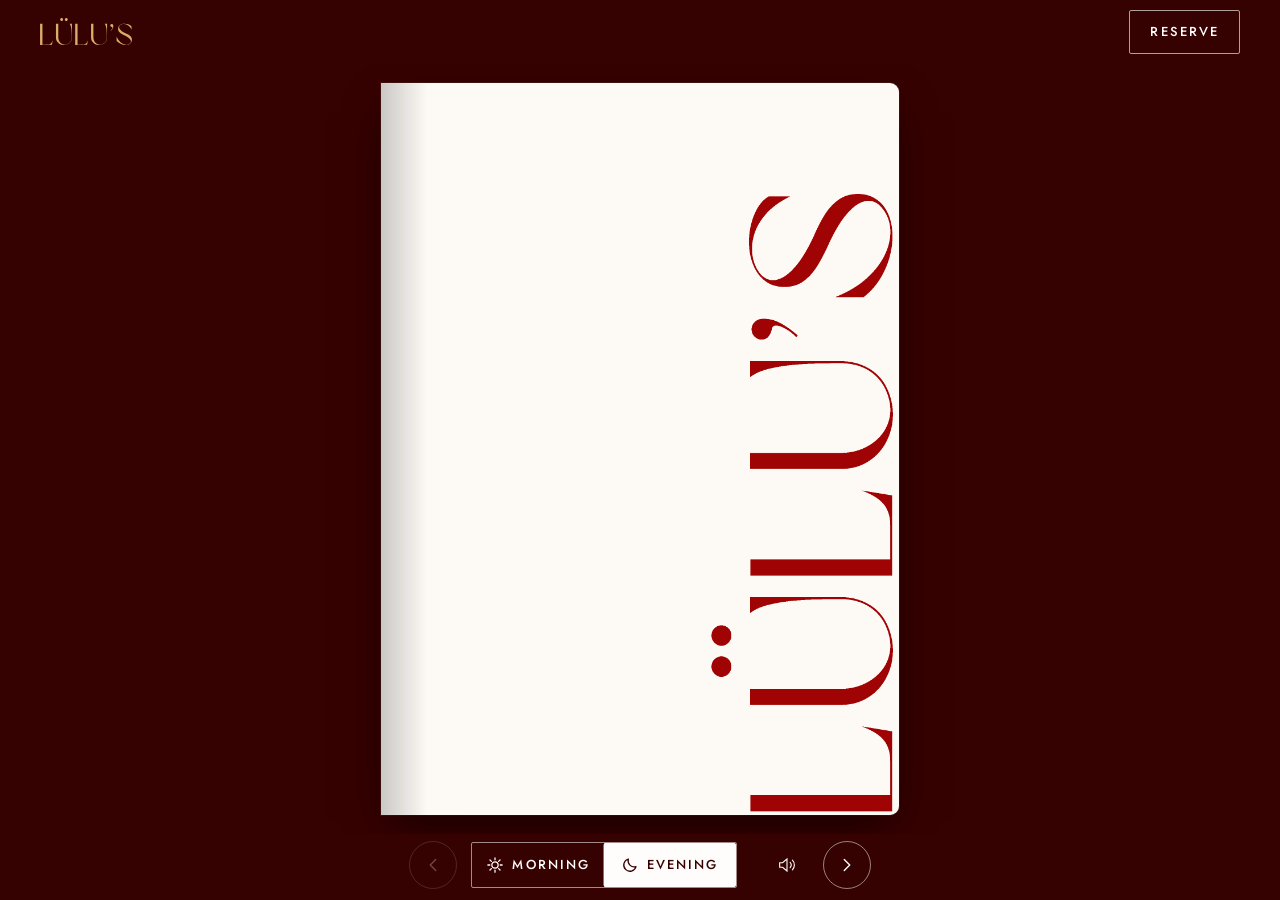
<file: menu.html>
<!doctype html>
<html lang="en">
<head>
<meta charset="utf-8">
<meta name="viewport" content="width=device-width, initial-scale=1, viewport-fit=cover">
<title>Menu | LÜLU’S</title>
<meta name="description" content="The LÜLU’S menu: morning and evening, with the season’s specials.">
<meta name="theme-color" content="#fdf2d5">

<meta property="og:type" content="website">
<meta property="og:site_name" content="LÜLU’S">
<meta property="og:title" content="Menu | LÜLU’S">
<meta property="og:description" content="The LÜLU’S menu: morning and evening, with the season’s specials.">
<meta property="og:image" content="img/og.jpg">
<meta name="twitter:card" content="summary_large_image">
<link rel="preload" as="font" type="font/woff2" crossorigin href="fonts/bodonimoda-normal-latin.woff2">
<link rel="preload" as="font" type="font/woff2" crossorigin href="fonts/bodonimoda-italic-latin.woff2">
<link rel="preload" as="font" type="font/woff2" crossorigin href="fonts/jost-normal-latin.woff2">
<link rel="preload" as="font" type="font/woff2" crossorigin href="fonts/lovelo-black.woff2">
<link rel="preload" as="font" type="font/woff2" crossorigin href="fonts/juliussansone-400-latin.woff2">
<link rel="preload" as="font" type="font/woff2" crossorigin href="fonts/livvic-700-latin.woff2">
<link rel="icon" type="image/svg+xml" href="img/icon-fall.svg?v=u">
<link rel="icon" type="image/png" sizes="32x32" href="img/favicon-32-fall.png?v=u">
<link rel="apple-touch-icon" href="img/apple-touch-icon-fall.png?v=u">
<script>/* Season picker. Inlined in <head> by the build so the right palette is on screen
   before first paint. Seasons are data (data/seasons.json); every season ships with
   the page and the browser picks by today's date in Africa/Cairo.
   ?season=<id> previews any season (a short form such as ?season=winter also works). */
(function () {
  var DATA = {"def":{"id":"default","name":"","colours":{"bg":"#fdf9f3","ink":"#66461c","accent":"#db983e","accent2":"#7a0000"},"heroImage":"hero-fall.webp","heroTall":"hero-fall-tall.webp","heroAlt":"A guest with a table of LÜLU’S croissants and brioches","heroW":1620,"heroH":1080},"seasons":[{"id":"summer-2026","name":"Summer 2026","start":"2026-06-01","end":"2026-09-14","colours":{"bg":"#f5fbff","paper":"#fbfeff","ink":"#0449a6","accent":"#5dc4ff","accent2":"#2b93ff"},"heroImage":"hero-summer.webp","heroTall":"hero-summer-tall.webp","heroAlt":"A LÜLU’S summer table: fried calamari, salmon, mashed potatoes and lemons","heroW":1080,"heroH":720},{"id":"fall-2026","name":"Fall 2026","start":"2026-09-15","end":"2026-11-30","colours":{"bg":"#fdf9f3","paper":"#fefcfa","ink":"#66461c","accent":"#db983e","accent2":"#7a0000"},"heroImage":"hero-fall.webp","heroTall":"hero-fall-tall.webp","heroAlt":"A guest with a table of LÜLU’S croissants and brioches","heroW":1620,"heroH":1080},{"id":"winter-2026","name":"Winter 2026","start":"2026-12-01","end":"2027-01-31","colours":{"bg":"#fdfaf6","paper":"#fefdfb","ink":"#a00303","accent":"#ddac6a","accent2":"#0e4b02"},"heroImage":"","heroAlt":""},{"id":"valentine-2027","name":"Valentine 2027","start":"2027-02-01","end":"2027-02-07","colours":{"bg":"#fffcfe","paper":"#fffeff","ink":"#a40000","accent":"#ffc6f4","accent2":"#701818"},"heroImage":"hero-valentine.webp","heroTall":"hero-valentine-tall.webp","heroAlt":"A heart-shaped pizza on a LÜLU’S table","heroW":1620,"heroH":1080},{"id":"ramadan-2027","name":"Ramadan 2027","cover":"#4e5b00","start":"2027-02-08","end":"2027-03-09","colours":{"bg":"#fefcf9","paper":"#fffefd","ink":"#674a1f","accent":"#dfa143","accent2":"#a40407"},"heroImage":"hero-ramadan.webp","heroTall":"hero-ramadan-tall.webp","heroAlt":"A LÜLU’S Ramadan table set with palm plates and gold cutlery","heroW":1620,"heroH":1080},{"id":"spring-2027","name":"Spring 2027","start":"2027-03-10","end":"2027-05-31","colours":{"bg":"#fff2fe","paper":"#fffaff","ink":"#6b1263","accent":"#ff2bec","accent2":"#ffe38e"},"heroImage":"hero-spring.webp","heroTall":"hero-spring-tall.webp","heroAlt":"Two friends under the LÜLU’S sign on a sunny day","heroW":1620,"heroH":1080}]};
  var doc = document.documentElement;

  function pad(n) { return n < 10 ? '0' + n : '' + n; }

  function cairoToday() {
    try {
      var parts = new Intl.DateTimeFormat('en-GB', {
        timeZone: 'Africa/Cairo', year: 'numeric', month: '2-digit', day: '2-digit'
      }).formatToParts(new Date());
      var o = {};
      for (var i = 0; i < parts.length; i++) o[parts[i].type] = parts[i].value;
      return o.year + '-' + o.month + '-' + o.day;
    } catch (e) {
      var d = new Date(Date.now() + 2 * 3600 * 1000);
      return d.getUTCFullYear() + '-' + pad(d.getUTCMonth() + 1) + '-' + pad(d.getUTCDate());
    }
  }

  function rgb(h) {
    h = h.replace('#', '');
    return [parseInt(h.slice(0, 2), 16), parseInt(h.slice(2, 4), 16), parseInt(h.slice(4, 6), 16)];
  }
  function mix(a, b, p) {
    return [a[0] * p + b[0] * (1 - p), a[1] * p + b[1] * (1 - p), a[2] * p + b[2] * (1 - p)];
  }
  function hex(c) {
    var s = '#';
    for (var i = 0; i < 3; i++) { var v = Math.round(Math.max(0, Math.min(255, c[i]))).toString(16); s += v.length < 2 ? '0' + v : v; }
    return s;
  }

  var today = cairoToday();
  var query = '';
  try { query = (new URLSearchParams(location.search).get('season') || '').toLowerCase(); } catch (e) {}

  var season = null, preview = '';
  if (query) {
    var all = DATA.seasons.concat([DATA.def]);
    for (var i = 0; i < all.length && !season; i++) if (all[i].id === query) season = all[i];
    for (var j = 0; j < all.length && !season; j++) if (all[j].id.indexOf(query + '-') === 0) season = all[j];
    if (season) preview = query;
  }
  if (!season) {
    for (var k = 0; k < DATA.seasons.length; k++) {
      var s = DATA.seasons[k];
      if (s.start <= today && today <= s.end) { season = s; break; }
    }
  }
  if (!season) season = DATA.def;

  var c = season.colours;
  var bg = rgb(c.bg), ink = rgb(c.ink), paper = rgb(c.paper || c.bg);
  var acc = rgb(c.accent), acc2 = rgb(c.accent2);
  var scrim = mix(ink, [0, 0, 0], 0.55);
  var black = [0, 0, 0];
  /* the menu page, by time of day: Morning is light, Evening is walnut and night (keep in step with tools/validate.py) */
  var deskDay = mix(bg, ink, 0.94);
  var deskNight = mix(ink, black, 0.34);
  var pageNight = mix(ink, black, 0.56);
  /* the menu cover wears the season's colour, but only one that keeps her cream wordmark readable (3:1, large text) */
  function lum(x) { return x.map(function (v) { v /= 255; return v <= 0.03928 ? v / 12.92 : Math.pow((v + 0.055) / 1.055, 2.4); }).reduce(function (a, v, i) { return a + v * [0.2126, 0.7152, 0.0722][i]; }, 0); }
  function ratio(a, b) { var x = lum(a), y = lum(b); return (Math.max(x, y) + 0.05) / (Math.min(x, y) + 0.05); }
  var cover = season.cover || (ratio(paper, acc) >= 3 ? c.accent : ratio(paper, acc2) >= 3 ? c.accent2 : c.ink);
  /* the wordmark drawn in the home headline wears the first palette colour that reads on the page (3:1), by day and by night */
  function pick(list, ground, fallback) { for (var q = 0; q < list.length; q++) if (list[q] && ratio(rgb(list[q]), ground) >= 3) return list[q]; return fallback; }
  var popDay = pick([season.cover, c.accent, c.accent2], bg, hex(mix(acc, ink, 0.36)));
  var popNight = pick([c.accent, c.accent2, season.cover], deskNight, c.accent);
  var vars = {
    '--cover': cover,
    '--pop-day': popDay, '--pop-night': popNight,
    '--bg': c.bg, '--ink': c.ink, '--accent': c.accent, '--accent2': c.accent2,
    '--paper': c.paper || c.bg,
    '--muted': hex(mix(ink, bg, 0.80)),
    '--muted-paper': hex(mix(ink, paper, 0.80)),
    '--hair': hex(mix(ink, bg, 0.22)),
    '--hair-paper': hex(mix(ink, paper, 0.24)),
    '--tint': hex(mix(acc, bg, 0.24)),
    '--tint2': hex(mix(acc2, bg, 0.26)),
    '--desk': hex(mix(ink, black, 0.80)),
    '--desk-day': hex(deskDay),
    '--desk-night': hex(deskNight),
    '--page-night': hex(pageNight),
    '--muted-night': hex(mix(paper, pageNight, 0.78)),
    '--hair-night': hex(mix(paper, pageNight, 0.24)),
    /* the home page by evening: night surroundings, paper text */
    '--muted-desk': hex(mix(paper, deskNight, 0.66)),
    '--hair-desk': hex(mix(paper, deskNight, 0.2)),
    /* the chapter numerals by day: the accent, deepened with ink so it reads on the light page */
    '--acc-day': hex(mix(acc, ink, 0.36)),
    '--scrim': Math.round(scrim[0]) + ',' + Math.round(scrim[1]) + ',' + Math.round(scrim[2])
  };
  /* a flower seen from above, in three shades of the season colour, tiled behind the photos; it changes with the season */
  var fl1 = hex(mix(acc, paper, 0.5)), fl2 = c.accent, fl3 = hex(mix(acc2, ink, 0.25));
  function flower(x, y, r, k) {
    var g = '<g transform="translate(' + x + ' ' + y + ') rotate(' + r + ') scale(' + k + ')">', i;
    for (i = 0; i < 5; i++) g += '<path d="M0 -4C-26 -20 -22 -50 -6 -46C-2 -45 0 -40 0 -38C0 -40 2 -45 6 -46C22 -50 26 -20 0 -4Z" fill="' + fl1 + '" transform="rotate(' + (i * 72) + ')"/>';
    for (i = 0; i < 5; i++) g += '<path d="M0 -2C-12 -10 -10 -26 0 -24C10 -26 12 -10 0 -2Z" fill="' + fl2 + '" transform="rotate(' + (i * 72) + ')"/>';
    for (i = 0; i < 5; i++) g += '<circle cx="0" cy="-11" r="1.8" fill="' + fl3 + '" transform="rotate(' + (i * 72 + 36) + ')"/>';
    return g + '<circle r="6" fill="' + fl3 + '"/></g>';
  }
  /* scattered, not gridded: uneven spots, turns and sizes inside a 360 px tile, kept clear of its edges so it repeats without seams */
  var spots = [[52, 60, 8, 0.5], [196, 38, 47, 0.38], [300, 120, 20, 0.56], [128, 168, 63, 0.44], [40, 262, 34, 0.4], [232, 250, 12, 0.5], [318, 318, 55, 0.34], [150, 318, 28, 0.36]];
  var tile = '<svg xmlns="http://www.w3.org/2000/svg" width="360" height="360" viewBox="0 0 360 360">';
  for (var f = 0; f < spots.length; f++) tile += flower(spots[f][0], spots[f][1], spots[f][2], spots[f][3]);
  tile += '</svg>';
  vars['--flora'] = 'url("data:image/svg+xml,' + encodeURIComponent(tile) + '")';
  /* one blossom on its own, for the ones that turn slowly in place (app.js lays them out on the same spots) */
  vars['--bloom'] = 'url("data:image/svg+xml,' + encodeURIComponent('<svg xmlns="http://www.w3.org/2000/svg" viewBox="-50 -50 100 100">' + flower(0, 0, 0, 1) + '</svg>') + '")';
  window.LULUS_BLOOMS = spots;
  for (var key in vars) doc.style.setProperty(key, vars[key]);
  doc.setAttribute('data-season', season.id);
  doc.className += ' js';

  /* Morning or Evening: the menu page follows it. A choice made earlier in this visit wins, then the
     time in Cairo (Evening from 17:00 to 04:59), and a #morning / #evening link wins over both. */
  function cairoHour() {
    try {
      return parseInt(new Intl.DateTimeFormat('en-GB', { timeZone: 'Africa/Cairo', hour: '2-digit', hour12: false }).format(new Date()), 10) % 24;
    } catch (e) { return new Date().getHours(); }
  }
  var service = '';
  try { service = sessionStorage.getItem('lulus-svc') || ''; } catch (e) {}
  var hashed = (location.hash || '').replace('#', '').toLowerCase();
  if (hashed === 'morning' || hashed === 'evening') service = hashed;
  if (service !== 'morning' && service !== 'evening') { var hr = cairoHour(); service = hr >= 5 && hr < 17 ? 'morning' : 'evening'; }
  doc.setAttribute('data-mood', service);

  /* the tab icon: her Ü on the season's lead colour */
  (function () {
    var k = (season.id || '').split('-')[0];
    if (!k || k === 'default') k = 'fall';
    var set = function (sel, f) { var l = document.querySelector(sel); if (l) l.setAttribute('href', 'img/' + f + '?v=u'); };
    set('link[rel="icon"][type="image/svg+xml"]', 'icon-' + k + '.svg');
    set('link[rel="icon"][type="image/png"]', 'favicon-32-' + k + '.png');
    set('link[rel="apple-touch-icon"]', 'apple-touch-icon-' + k + '.png');
  })();
  var meta = document.querySelector('meta[name="theme-color"]');
  if (meta) meta.setAttribute('content', /^menu/.test(location.pathname.split('/').pop() || '') ? (service === 'morning' ? hex(deskDay) : hex(deskNight)) : (service === 'morning' ? c.bg : hex(deskNight)));

  /* The hero photo: one portrait photo per season, shown at most as wide as its own pixels allow
     (see .hero-media in home.css). heroW / heroH come from the file itself at build time. */
  function heroHTML() {
    if (!season.heroImage) return '<i class="ph-img" aria-hidden="true"></i>';
    var alt = (season.heroAlt || '').replace(/"/g, '&quot;');
    var dims = season.heroW && season.heroH ? ' width="' + season.heroW + '" height="' + season.heroH + '"' : '';
    var focus = season.heroFocus ? ' style="object-position:' + season.heroFocus.replace(/"/g, '') + '"' : '';
    var img = '<img src="img/' + season.heroImage + '" alt="' + alt + '"' + dims + focus + ' fetchpriority="high" decoding="async">';
    /* a phone held upright gets the season's tall crop, so the photo can fill most of the first screen */
    return season.heroTall ? '<picture><source media="(max-width: 899px) and (orientation: portrait)" srcset="img/' + season.heroTall + '">' + img + '</picture>' : img;
  }
  function heroInto(el) {
    if (!el) return;
    el.insertAdjacentHTML('afterbegin', heroHTML());
    if (season.heroW && season.heroH) el.style.setProperty('--hero-r', (season.heroW / season.heroH).toFixed(4));
  }

  window.LULUS = {
    season: season,
    service: service,
    desks: { morning: hex(deskDay), evening: hex(deskNight) },
    today: today,
    preview: preview,
    seasons: DATA,
    heroHTML: heroHTML,
    heroInto: heroInto
  };
})();
</script>
<link rel="stylesheet" href="css/menu.css?v=fdcbb119">
</head>
<body class="menu" data-wa="201210514222" data-logo="img/logo.svg" data-footnote="All prices are subject to 14% VAT and 12% service charge. Drinks are subject to 12% service charge. Exclusively served in-house for your dine-in experience.">
<a class="skip" href="#book">Skip to the menu</a>

<header class="mbar">
  <a class="bar-logo" href="index.html" aria-label="LÜLU’S, home"><svg class="wm" viewBox="-2 -2 3609 1061" aria-hidden="true" focusable="false"><path fill="currentColor" fill-rule="evenodd" d="M903.3 1055.4C839.0 1048.4 779.5 1024.7 732.0 987.0C718.6 976.4 696.6 954.5 686.2 941.3C648.4 893.5 628.9 842.8 624.0 779.6C623.4 771.4 623.0 668.1 623.0 496.4L623.0 226.0L669.0 226.0L715.0 226.0L715.0 493.2C715.0 659.1 715.4 766.2 716.0 775.5C719.1 822.0 729.4 860.9 748.9 900.0C781.3 965.0 832.9 1011.6 895.0 1032.1C922.7 1041.2 946.9 1044.7 975.5 1043.7C1001.9 1042.8 1023.9 1038.7 1051.6 1029.5C1100.1 1013.4 1139.5 988.7 1169.2 955.6C1208.9 911.5 1231.2 859.7 1238.7 794.0C1240.3 780.5 1240.5 770.5 1240.3 718.0C1239.8 571.6 1234.2 478.1 1221.5 401.0C1208.4 321.8 1190.7 268.8 1165.8 234.0L1160.1 226.0L1205.6 226.0L1251.0 226.0L1250.7 505.8C1250.4 810.9 1250.7 790.1 1244.9 820.0C1233.0 881.1 1205.6 934.0 1165.9 972.5C1145.3 992.5 1126.2 1006.1 1100.3 1019.3C1062.0 1038.7 1020.6 1050.8 976.5 1055.5C959.2 1057.3 920.3 1057.3 903.3 1055.4ZM2281.3 1055.4C2217.0 1048.4 2157.5 1024.7 2110.0 987.0C2096.6 976.4 2074.6 954.5 2064.2 941.3C2026.4 893.5 2006.9 842.8 2002.0 779.6C2001.4 771.4 2001.0 668.1 2001.0 496.4L2001.0 226.0L2047.0 226.0L2093.0 226.0L2093.0 493.2C2093.0 659.1 2093.4 766.2 2094.0 775.5C2097.1 822.0 2107.4 860.9 2126.9 900.0C2159.3 965.0 2210.9 1011.6 2273.0 1032.1C2300.7 1041.2 2324.9 1044.7 2353.5 1043.7C2379.9 1042.8 2401.9 1038.7 2429.6 1029.5C2478.1 1013.4 2517.5 988.7 2547.2 955.6C2586.9 911.5 2609.2 859.7 2616.7 794.0C2618.3 780.5 2618.5 770.5 2618.3 718.0C2617.8 571.6 2612.2 478.1 2599.5 401.0C2586.4 321.8 2568.7 268.8 2543.8 234.0L2538.1 226.0L2583.6 226.0L2629.0 226.0L2628.7 505.8C2628.4 810.9 2628.7 790.1 2622.9 820.0C2611.0 881.1 2583.7 933.8 2543.9 972.6C2523.6 992.2 2504.2 1006.1 2478.3 1019.3C2440.0 1038.7 2398.6 1050.8 2354.5 1055.5C2337.2 1057.3 2298.3 1057.3 2281.3 1055.4ZM3330.5 1054.0C3231.9 1046.7 3136.7 1009.2 3064.3 949.3C3044.8 933.1 3014.0 901.3 3005.4 888.4C3004.2 886.7 3004.0 873.5 3004.2 806.2L3004.5 726.1L3011.4 742.3C3035.6 799.3 3066.3 850.5 3102.1 893.5C3113.6 907.3 3145.1 939.1 3159.3 951.3C3229.4 1011.4 3308.3 1044.0 3383.8 1044.0C3402.7 1044.0 3414.6 1042.9 3432.0 1039.4C3469.8 1031.9 3507.5 1012.2 3534.3 986.1C3545.0 975.7 3551.4 967.3 3556.9 956.3C3571.0 928.0 3570.0 899.6 3553.5 865.5C3543.9 845.6 3532.4 830.3 3511.1 808.9C3465.6 763.4 3402.1 723.4 3305.0 679.1C3240.1 649.5 3180.6 615.7 3150.2 591.2C3129.8 574.8 3107.3 551.1 3094.2 532.2C3078.7 509.7 3068.1 479.6 3064.9 449.1C3063.3 433.1 3064.2 401.7 3066.9 387.0C3072.1 357.6 3081.3 336.1 3098.2 313.5C3124.3 278.8 3162.8 252.6 3211.5 236.6C3286.3 211.8 3380.9 213.6 3461.9 241.2C3520.3 261.1 3563.4 290.7 3587.2 327.4L3591.0 333.3L3591.0 394.4L3591.0 455.5L3583.5 441.3C3549.9 377.0 3510.1 329.6 3459.2 293.1C3412.5 259.7 3361.8 240.7 3306.5 235.9C3240.7 230.2 3170.7 252.3 3131.9 291.0C3111.4 311.5 3101.9 332.7 3101.8 358.1C3101.7 423.2 3168.6 495.6 3290.5 562.4C3314.3 575.4 3346.4 591.3 3372.0 602.6C3432.2 629.1 3486.3 659.6 3517.5 684.6C3538.0 701.0 3561.8 726.5 3574.9 746.1C3594.5 775.6 3605.0 813.4 3605.0 854.8C3605.0 900.5 3592.6 938.1 3566.4 971.7C3548.7 994.4 3527.3 1011.3 3498.6 1025.4C3469.4 1039.7 3440.0 1048.0 3402.0 1052.5C3386.2 1054.3 3346.3 1055.2 3330.5 1054.0ZM0.0 640.0L0.0 227.0L46.5 227.0L93.0 227.0L93.2 635.2L93.5 1043.5L203.5 1043.5C304.4 1043.5 314.5 1043.3 325.5 1041.7C352.2 1037.7 369.4 1032.4 389.0 1022.4C416.4 1008.3 436.4 989.4 456.9 958.0C466.2 943.9 481.5 913.8 489.0 895.0C491.7 888.1 494.0 882.9 494.0 883.4C494.0 883.9 487.9 921.8 480.5 967.6C473.1 1013.4 467.0 1051.3 467.0 1051.9C467.0 1052.7 401.5 1053.0 233.5 1053.0L0.0 1053.0L0.0 640.0ZM1378.0 640.0L1378.0 227.0L1424.5 227.0L1471.0 227.0L1471.2 635.2L1471.5 1043.5L1581.5 1043.5C1682.4 1043.5 1692.5 1043.3 1703.5 1041.7C1730.2 1037.7 1747.4 1032.4 1767.0 1022.4C1794.4 1008.3 1814.4 989.4 1834.9 958.0C1844.2 943.9 1859.5 913.8 1867.0 895.0C1869.7 888.1 1872.0 882.9 1872.0 883.4C1872.0 883.9 1865.9 921.8 1858.5 967.6C1851.1 1013.4 1845.0 1051.3 1845.0 1051.9C1845.0 1052.7 1779.5 1053.0 1611.5 1053.0L1378.0 1053.0L1378.0 640.0ZM2774.8 497.9L2770.2 494.0L2776.7 487.7C2786.7 478.2 2798.2 464.0 2808.5 448.5C2837.0 405.7 2845.6 370.8 2831.1 357.7C2825.8 353.0 2824.3 352.3 2815.8 350.5C2795.2 346.2 2775.0 335.5 2766.7 324.6C2756.4 311.2 2753.2 289.2 2759.1 273.5C2769.5 245.5 2798.0 229.6 2827.1 235.5C2838.7 237.8 2847.8 242.8 2856.5 251.5C2868.9 264.0 2873.6 274.5 2875.3 293.4C2877.8 322.0 2871.5 357.1 2858.4 386.1C2844.8 416.6 2812.6 464.3 2783.4 497.3L2779.4 501.9L2774.8 497.9ZM836.4 114.1C823.9 112.1 813.3 106.5 803.5 96.6C786.3 79.2 782.0 54.5 792.7 33.1C796.9 24.8 811.6 10.3 820.2 6.1C829.6 1.6 839.6 -0.3 849.5 0.4C865.1 1.6 875.6 5.9 885.7 15.3C900.5 29.1 907.1 47.5 904.0 66.1C900.1 89.4 883.9 107.5 862.0 112.8C855.6 114.4 842.4 115.0 836.4 114.1ZM1017.6 114.0C1004.3 111.6 994.4 106.3 984.5 96.3C971.6 83.3 965.6 63.8 969.1 46.8C972.4 30.7 985.9 14.1 1002.0 6.1C1023.4 -4.5 1050.9 -0.5 1067.4 15.6C1082.6 30.4 1088.4 47.8 1085.0 67.9C1081.5 88.7 1064.7 107.2 1044.5 112.4C1036.8 114.4 1023.9 115.1 1017.6 114.0Z"/></svg></a>
  <template id="wm"><svg class="wm" viewBox="-2 -2 3609 1061" aria-hidden="true" focusable="false"><path fill="currentColor" fill-rule="evenodd" d="M903.3 1055.4C839.0 1048.4 779.5 1024.7 732.0 987.0C718.6 976.4 696.6 954.5 686.2 941.3C648.4 893.5 628.9 842.8 624.0 779.6C623.4 771.4 623.0 668.1 623.0 496.4L623.0 226.0L669.0 226.0L715.0 226.0L715.0 493.2C715.0 659.1 715.4 766.2 716.0 775.5C719.1 822.0 729.4 860.9 748.9 900.0C781.3 965.0 832.9 1011.6 895.0 1032.1C922.7 1041.2 946.9 1044.7 975.5 1043.7C1001.9 1042.8 1023.9 1038.7 1051.6 1029.5C1100.1 1013.4 1139.5 988.7 1169.2 955.6C1208.9 911.5 1231.2 859.7 1238.7 794.0C1240.3 780.5 1240.5 770.5 1240.3 718.0C1239.8 571.6 1234.2 478.1 1221.5 401.0C1208.4 321.8 1190.7 268.8 1165.8 234.0L1160.1 226.0L1205.6 226.0L1251.0 226.0L1250.7 505.8C1250.4 810.9 1250.7 790.1 1244.9 820.0C1233.0 881.1 1205.6 934.0 1165.9 972.5C1145.3 992.5 1126.2 1006.1 1100.3 1019.3C1062.0 1038.7 1020.6 1050.8 976.5 1055.5C959.2 1057.3 920.3 1057.3 903.3 1055.4ZM2281.3 1055.4C2217.0 1048.4 2157.5 1024.7 2110.0 987.0C2096.6 976.4 2074.6 954.5 2064.2 941.3C2026.4 893.5 2006.9 842.8 2002.0 779.6C2001.4 771.4 2001.0 668.1 2001.0 496.4L2001.0 226.0L2047.0 226.0L2093.0 226.0L2093.0 493.2C2093.0 659.1 2093.4 766.2 2094.0 775.5C2097.1 822.0 2107.4 860.9 2126.9 900.0C2159.3 965.0 2210.9 1011.6 2273.0 1032.1C2300.7 1041.2 2324.9 1044.7 2353.5 1043.7C2379.9 1042.8 2401.9 1038.7 2429.6 1029.5C2478.1 1013.4 2517.5 988.7 2547.2 955.6C2586.9 911.5 2609.2 859.7 2616.7 794.0C2618.3 780.5 2618.5 770.5 2618.3 718.0C2617.8 571.6 2612.2 478.1 2599.5 401.0C2586.4 321.8 2568.7 268.8 2543.8 234.0L2538.1 226.0L2583.6 226.0L2629.0 226.0L2628.7 505.8C2628.4 810.9 2628.7 790.1 2622.9 820.0C2611.0 881.1 2583.7 933.8 2543.9 972.6C2523.6 992.2 2504.2 1006.1 2478.3 1019.3C2440.0 1038.7 2398.6 1050.8 2354.5 1055.5C2337.2 1057.3 2298.3 1057.3 2281.3 1055.4ZM3330.5 1054.0C3231.9 1046.7 3136.7 1009.2 3064.3 949.3C3044.8 933.1 3014.0 901.3 3005.4 888.4C3004.2 886.7 3004.0 873.5 3004.2 806.2L3004.5 726.1L3011.4 742.3C3035.6 799.3 3066.3 850.5 3102.1 893.5C3113.6 907.3 3145.1 939.1 3159.3 951.3C3229.4 1011.4 3308.3 1044.0 3383.8 1044.0C3402.7 1044.0 3414.6 1042.9 3432.0 1039.4C3469.8 1031.9 3507.5 1012.2 3534.3 986.1C3545.0 975.7 3551.4 967.3 3556.9 956.3C3571.0 928.0 3570.0 899.6 3553.5 865.5C3543.9 845.6 3532.4 830.3 3511.1 808.9C3465.6 763.4 3402.1 723.4 3305.0 679.1C3240.1 649.5 3180.6 615.7 3150.2 591.2C3129.8 574.8 3107.3 551.1 3094.2 532.2C3078.7 509.7 3068.1 479.6 3064.9 449.1C3063.3 433.1 3064.2 401.7 3066.9 387.0C3072.1 357.6 3081.3 336.1 3098.2 313.5C3124.3 278.8 3162.8 252.6 3211.5 236.6C3286.3 211.8 3380.9 213.6 3461.9 241.2C3520.3 261.1 3563.4 290.7 3587.2 327.4L3591.0 333.3L3591.0 394.4L3591.0 455.5L3583.5 441.3C3549.9 377.0 3510.1 329.6 3459.2 293.1C3412.5 259.7 3361.8 240.7 3306.5 235.9C3240.7 230.2 3170.7 252.3 3131.9 291.0C3111.4 311.5 3101.9 332.7 3101.8 358.1C3101.7 423.2 3168.6 495.6 3290.5 562.4C3314.3 575.4 3346.4 591.3 3372.0 602.6C3432.2 629.1 3486.3 659.6 3517.5 684.6C3538.0 701.0 3561.8 726.5 3574.9 746.1C3594.5 775.6 3605.0 813.4 3605.0 854.8C3605.0 900.5 3592.6 938.1 3566.4 971.7C3548.7 994.4 3527.3 1011.3 3498.6 1025.4C3469.4 1039.7 3440.0 1048.0 3402.0 1052.5C3386.2 1054.3 3346.3 1055.2 3330.5 1054.0ZM0.0 640.0L0.0 227.0L46.5 227.0L93.0 227.0L93.2 635.2L93.5 1043.5L203.5 1043.5C304.4 1043.5 314.5 1043.3 325.5 1041.7C352.2 1037.7 369.4 1032.4 389.0 1022.4C416.4 1008.3 436.4 989.4 456.9 958.0C466.2 943.9 481.5 913.8 489.0 895.0C491.7 888.1 494.0 882.9 494.0 883.4C494.0 883.9 487.9 921.8 480.5 967.6C473.1 1013.4 467.0 1051.3 467.0 1051.9C467.0 1052.7 401.5 1053.0 233.5 1053.0L0.0 1053.0L0.0 640.0ZM1378.0 640.0L1378.0 227.0L1424.5 227.0L1471.0 227.0L1471.2 635.2L1471.5 1043.5L1581.5 1043.5C1682.4 1043.5 1692.5 1043.3 1703.5 1041.7C1730.2 1037.7 1747.4 1032.4 1767.0 1022.4C1794.4 1008.3 1814.4 989.4 1834.9 958.0C1844.2 943.9 1859.5 913.8 1867.0 895.0C1869.7 888.1 1872.0 882.9 1872.0 883.4C1872.0 883.9 1865.9 921.8 1858.5 967.6C1851.1 1013.4 1845.0 1051.3 1845.0 1051.9C1845.0 1052.7 1779.5 1053.0 1611.5 1053.0L1378.0 1053.0L1378.0 640.0ZM2774.8 497.9L2770.2 494.0L2776.7 487.7C2786.7 478.2 2798.2 464.0 2808.5 448.5C2837.0 405.7 2845.6 370.8 2831.1 357.7C2825.8 353.0 2824.3 352.3 2815.8 350.5C2795.2 346.2 2775.0 335.5 2766.7 324.6C2756.4 311.2 2753.2 289.2 2759.1 273.5C2769.5 245.5 2798.0 229.6 2827.1 235.5C2838.7 237.8 2847.8 242.8 2856.5 251.5C2868.9 264.0 2873.6 274.5 2875.3 293.4C2877.8 322.0 2871.5 357.1 2858.4 386.1C2844.8 416.6 2812.6 464.3 2783.4 497.3L2779.4 501.9L2774.8 497.9ZM836.4 114.1C823.9 112.1 813.3 106.5 803.5 96.6C786.3 79.2 782.0 54.5 792.7 33.1C796.9 24.8 811.6 10.3 820.2 6.1C829.6 1.6 839.6 -0.3 849.5 0.4C865.1 1.6 875.6 5.9 885.7 15.3C900.5 29.1 907.1 47.5 904.0 66.1C900.1 89.4 883.9 107.5 862.0 112.8C855.6 114.4 842.4 115.0 836.4 114.1ZM1017.6 114.0C1004.3 111.6 994.4 106.3 984.5 96.3C971.6 83.3 965.6 63.8 969.1 46.8C972.4 30.7 985.9 14.1 1002.0 6.1C1023.4 -4.5 1050.9 -0.5 1067.4 15.6C1082.6 30.4 1088.4 47.8 1085.0 67.9C1081.5 88.7 1064.7 107.2 1044.5 112.4C1036.8 114.4 1023.9 115.1 1017.6 114.0Z"/></svg></template>
  <a class="btn btn-sm" href="https://wa.me/201210514222?text=Hello%20L%C3%9CLU%E2%80%99S%2C%20I%E2%80%99d%20like%20to%20reserve%20a%20table." data-reserve>Reserve</a>
</header>

<main class="book" id="book" aria-label="Menu book">
  <h1 class="vh">LÜLU’S menu</h1>
  <div class="stage" id="stage"></div>
  <noscript>
    <div class="plain">
      <h2>Morning menu</h2>
      <h3>Salads</h3><ul>
        <li>Buratta Salad, Creamy whole burrata with colourful cherry tomatoes, crunchy nuts, and homemade pesto - light, rich, and perfectly balanced, 575</li>
        <li>Caesar Salad, Crisp batavia lettuce topped with grilled chicken, parmesan shavings, and crunchy croutons, tossed in our creamy Caesar dressing with a bright citrus touch, 530</li>
      </ul>
      <h3>Seasonal Selection</h3><ul>
        <li>Poached Egg &amp; Hollandaise, 2 brioche buns with spinach, poached eggs, and lemon pepper hollandaise
With a side of seasoned fries, 370</li>
        <li>Eggs Royale, 2 brioche buns with smoked salmon, cream cheese, 2 poached eggs, and lemon pepper hollandaise
With a side of seasoned fries, 570</li>
        <li>Avocado Toast, Guacamole mixed with coriander, whipped feta, and cress, topped with avocado slices, olive oil and mixed nuts on brioche bread, 350</li>
        <li>Salmon Royale Croissant, Croissant stuffed with cream cheese, baby rocca, smoked salmon and fresh onion rings. Topped with two poached eggs, hollandaise sauce and chili flakes, served with seasoned potato wedges., 570</li>
        <li>LÜLU’S Signature Omelette, Soft, airy, perfectly folded - served plain like a delicate flower, “tornado egg” finished, with micro greens with a side of toasted brioche, 300</li>
        <li>Les Oeufs Truffle, Scrambled eggs infused with truffle, layered over brioche bread, cream cheese and finished with shaved parmesan.
No truffle option: 300 EGP, 450</li>
        <li>Mushroom Scramble Croissant, Croissant stuffed with scrambled eggs, baby rocca, sautéed fresh mushrooms and melted emmental cheese, served with seasoned potato wedges.
Truffle option: 470 EGP, 400</li>
        <li>Shakshouka, Slow-cooked peeled tomatoes, eggs &amp; fresh chives, served with poppy seed brioche baguette slices, 350</li>
      </ul>
      <h3>Brioche Rolls</h3><ul>
        <li>Crispy Chicken Ceasar Roll, Our signature Caesar, reimagined - crispy fried chicken, parmesan, golden croutons, and our house Caesar dressing, all wrapped to perfection, served in homemade brioche., 400</li>
        <li>Louka Roll, Delicate prawns in rich garlic butter and fresh lemon, wrapped in our special sauce, topped with chives and lemon zest, served in homemade brioche., 420</li>
        <li>Lox Roll, Smoked salmon mixed with cream cheese, fresh chives, dill, lemon, capers, and red onion, topped with lemon zest. Served in homemade brioche., 420</li>
        <li>Smoky Turkey Crunch Roll, Homemade brioche filled with fried smoked turkey with Dijon mayo, melted emmental, sun-dried tomatoes, and fresh lettuce, served in homemade brioche., 400</li>
        <li>Caprese Roll (VE), Juicy tomato, creamy buffalo mozzarella, basil pesto, and sweet balsamic glaze, nuts fresh, simple, served in homemade brioche, 350</li>
      </ul>
      <h3>Accompagnement</h3><ul>
        <li>Petite Pomme, Crisp golden fries topped finished with parmesan, 150</li>
        <li>Truffle Petite Pomme, Golden crispy fries topped in rich truffle sauce and finished with parmesan, 260</li>
        <li>Seared Mushrooms, Butter-glazed mushrooms with a delicate finish, 150</li>
        <li>Add-ons, Avocado +46 EGP · Smoked salmon +200 EGP · Poached egg +35 EGP</li>
      </ul>
      <h3>The Sweet Finale</h3><ul>
        <li>Caramelized Pecan French Toast, Golden caramelized brioche, topped with maple sauce and smooth vanilla ice cream, 450</li>
        <li>Signature Pancakes, Classic pancakes topped with mixed berries with a choice of:
- Canadian maple syrup
- Nuttela sauce, 550</li>
        <li>Sticky Toffee Madeleine, Soft madeleine served with luscious date toffee syrup and creamy vanilla ice cream, 490</li>
        <li>Black Forest, Layers of milk mousse, fresh cherries, flourless sponge, and vanilla ganache, finished with a velvet chocolate glaze, 400</li>
        <li>Lemon Trompe L’Œil, A refined lemon illusion layered with lemon ganache, lemon mojito marmalade, and delicate joconde sponge, finished with a white chocolate glaze, 400</li>
        <li>Hummingbird Cake, A moist hummingbird cake, delicately spiced with cinnamon, layered with banana cream and toasted nuts, finished with silky cream and caramel, 300</li>
        <li>Cookies Trompe L’Œil, An illusion of cookies with vanilla ganache, chocolate crémeux, salted caramel, and caramel cookies, finished with a velvet glaze, 450</li>
        <li>Mango Trompe L’Œil, A refined mango illusion featuring smooth mango ganache and bright mango marmalade on a delicate joconde biscuit, finished with a velvet glaze., 450</li>
        <li>Pumpkin Trompe L’Œil, A delicate pumpkin creation with fresh pumpkin purée, pumpkin ganache cream, and almond sponge cake, finished with a chocolate floçage., 300</li>
      </ul>
      <h3>Atelier Bakes</h3><ul>
        <li>Croissant, A buttery, flaky croissant crafted with premium gruau rouge flour and the finest butter
Add cheese (30 EGP) or smoked salmon and cream cheese (230 EGP), 160</li>
        <li>Pistachio Croissant, A buttery laminated croissant filled with smooth pistachio paste, finished with whole pistachios and powdered sugar, 299</li>
        <li>Choco Bomb Croissant, A golden laminated croissant sphere filled with fudgy brownie and Nutella sauce., 270</li>
        <li>Salted Caramel Brioche, Soft brioche made with premium T55 flour and fine butter, enriched with salted caramel, 250</li>
        <li>Almond Croissant, Flaky croissant made with premium flour and butter, filled with almond cream crafted from fresh almonds, 270</li>
        <li>Greek Yogurt Bowl, Creamy Greek yogurt with baked granola, peanut butter, a touch of honey, and fresh berries., 499</li>
      </ul>
      <h3>Coffee</h3><ul>
        <li>Espresso, Hot, 90</li>
        <li>Macchiato, Hot, 110</li>
        <li>Cortado, Hot, 120</li>
        <li>Flat White, Hot, 115</li>
        <li>Cappuccino, Hot, 150</li>
        <li>Americano, Hot · Iced, 120</li>
        <li>Turkish Coffee, Hot, 80</li>
        <li>Latte, Hot · Iced · Blended, 150</li>
        <li>Mocha, Hot · Iced · Blended, 190</li>
        <li>White Mocha, Hot · Iced · Blended, 145</li>
        <li>Hazelnut Mocha, Hot · Iced · Blended, 175</li>
        <li>Salted Caramel, Hot · Iced · Blended, 180</li>
        <li>Spanish Latte, Hot · Iced · Blended, 180</li>
        <li>Pistachio Latte, Hot · Iced · Blended, 190</li>
        <li>Lülu-Chino (Signature Blend), Hot, 220</li>
        <li>Dirty Espresso, Iced, 120</li>
      </ul>
      <h3>Choco</h3><ul>
        <li>Lülus Special Choco, Hot, 280</li>
      </ul>
      <h3>Seasonal Selection</h3><ul>
        <li>S’mores Latte, Hot · Iced, 190</li>
        <li>Pumpkin Spice Matcha, Iced · Blended, 220</li>
        <li>Apple Pie Matcha, Iced · Blended, 220</li>
      </ul>
      <h3>Matcha</h3><ul>
        <li>Matcha, Hot, 190</li>
        <li>Iced Matcha, Iced · Blended, 210</li>
        <li>Spanish Matcha, Hot · Iced · Blended, 220</li>
        <li>White Matcha, Iced, 240</li>
        <li>Winter Cloud, Hot · Iced · Blended, 220</li>
        <li>Strawberry Matcha, Hot · Iced · Blended, 220</li>
        <li>Raspberry Matcha, Iced · Blended, 220</li>
        <li>Raffaello Matcha, Iced · Blended, 200</li>
      </ul>
      <h3>Signature Lulu Foam</h3><ul>
        <li>Vanilla, Hot · Iced, 35</li>
      </ul>
      <h3>Soft Drinks</h3><ul>
        <li>Coke/Coke Zero, 100</li>
        <li>Sprite/Sprite Zero, 100</li>
        <li>Redbull/Redbull Sugar Free, 150</li>
      </ul>
      <h3>Tea Selection</h3><ul>
        <li>Black-Green - Earl Grey - Vanilla, 75</li>
        <li>Peach Iced Tea, 150</li>
        <li>Raspberry Iced Tea, 150</li>
      </ul>
      <h3>Fresh Juices</h3><ul>
        <li>Orange, 150</li>
        <li>Guava, 150</li>
        <li>Lemon/Lemon Mint, 150</li>
        <li>Watermelon, 150</li>
      </ul>
      <h3>Mojito</h3><ul>
        <li>Classic, 160</li>
        <li>Passionfruit, 160</li>
        <li>Blueberry, 160</li>
        <li>Raspberry, 160</li>
      </ul>
      <h3>Blended Without Coffee</h3><ul>
        <li>Salted Caramel, 140</li>
        <li>Vanilla, 140</li>
        <li>Choco, 140</li>
      </ul>
      <h3>Filter Coffee</h3><ul>
        <li>V60, 150</li>
      </ul>
      <h3>Water</h3><ul>
        <li>250ml, 110</li>
        <li>500ml, 130</li>
      </ul>
      <h3>Add Ons</h3><ul>
        <li>Syrups, Vanilla, caramel, hazelnut, toffee, cinnamon, vanilla sugar free, caramel sugar free, hazelnut sugar free, 40</li>
        <li>Sauces, Chocolate, caramel, pistachio, white chocolate, 40</li>
        <li>Milk, Oat, almond, soya, coconut, 35</li>
        <li>Lactose, 22</li>
        <li>Extra Shot, 35</li>
      </ul>
      <h2>Evening menu</h2>
      <h3>Entrees</h3><ul>
        <li>Fried Calamari, Crispy fresh calamari topped with fresh chives, served with tartar sauce and a lemon wedge., 370</li>
        <li>Buratta Salad, Creamy whole burrata with colourful cherry tomatoes, crunchy nuts, and homemade pesto - light, rich, and perfectly balanced, 575</li>
        <li>King Crab Tacos, Tender minced king crab with creamy spicy mayo, avocado, and fresh coriander sauce, finished with crisp greens and a touch of chili., 600</li>
        <li>Beef Carpaccio, Thinly sliced imported beef topped with baby rocca, parmesan cheese, olive oil, sea salt, and black pepper, finished with Dijon sauce, 590</li>
        <li>Caesar Salad, Crisp batavia lettuce topped with grilled chicken, parmesan shavings, and crunchy croutons, tossed in our creamy Caesar dressing with a bright citrus touch, 530</li>
        <li>Dynamite Shrimp, Crispy deep-fried jumbo shrimp tossed in a creamy, spicy dynamite sauce, 400</li>
      </ul>
      <h3>Seasonal Selection</h3><ul>
        <li>Teriyaki Glazed Salmon, High-grade salmon glazed with homemade teriyaki, served with creamy mashed potatoes., 900</li>
        <li>LÜLU’S Schnitzel, Tender chicken breast fried with homemade breadcrumbs, topped with fresh greens and balsamic glaze, 550</li>
        <li>Creamy Cacio e Pepe, A classic spaghetti tossed with pecorino cheese and freshly cracked black pepper, 600</li>
        <li>Pasta Rosa, Imported rigatoni pasta with our creamy mascarpone pink sauce and baby shrimps., 685</li>
        <li>Louka Roll, Delicate prawns in rich garlic butter and fresh lemon, wrapped in our special sauce, topped with chives and lemon zest, served in homemade brioche., 420</li>
        <li>Wagyu Striploin (Australia), Juicy Australian wagyu grilled to perfection, served with a side of creamy mashed potatoes with a choice of:
- Herb butter
- Peppercorn sauce, 2,500</li>
        <li>Grilled Seabass Fillet, Perfectly grilled sea bass served with a silky lemon butter sauce and steamed basmati rice., 2,100</li>
        <li>Signature Pesto Ravioli, Home-made pasta parcels filled with creamy ricotta and mozzarella served with home-made pesto, 560</li>
        <li>Truffle Rigatoni, Imported rigatoni tossed in a rich, creamy truffle sauce, finished with fresh truffle shavings and parmesan., 890</li>
        <li>Crispy Chicken Ceasar Roll, Our signature Caesar, reimagined - crispy fried chicken, parmesan, golden croutons, and our house Caesar dressing, all wrapped to perfection, served in homemade brioche., 400</li>
      </ul>
      <h3>From the Dome</h3><ul>
        <li>Margherita, Pizza with fresh mozzarella, basil, and tomato sauce on a golden crust, 360</li>
        <li>Bresaola, Pizza with tomato sauce topped with imported Italian beef bresaola, mozzarella, and baby arugula, perfectly balanced with parmesan shavings and a drizzle of balsamic glaze, 899</li>
        <li>FOFS Hot Honey Pepperoni, Crispy pepperoni, melted mozzarella, and our signature hot honey drizzle on a perfectly baked crust, sweet, spicy, and addictive., 540</li>
        <li>100% Truffle, Our signature truffle cream base pizza, topped with mozzarella and fresh truffle shavings, 990</li>
        <li>Pesto, Pizza with home made pesto blended with tomato sauce, topped with mozzarella and sun-dried tomatoes, 460</li>
      </ul>
      <h3>Accompagnement</h3><ul>
        <li>Petite Pomme, Crisp golden fries finished with parmesan, 150</li>
        <li>Truffle Petite Pomme, Golden crispy fries topped in rich truffle sauce and finished with parmesan, 260</li>
        <li>Steamed Rice, Steamed white basmati rice, 150</li>
        <li>Seared Mushrooms, Butter-glazed mushrooms with a delicate finish, 150</li>
        <li>Mashed Potatoes, Rich mashed fresh potatoes with a delicate chive finish, 250</li>
      </ul>
      <h3>The Sweet Finale</h3><ul>
        <li>Caramelized Pecan French Toast, Golden caramelized brioche, topped with maple sauce and smooth vanilla ice cream, 450</li>
        <li>Sticky Toffee Madeleine, Soft madeleine served with luscious date toffee syrup and creamy vanilla ice cream, 490</li>
        <li>The Hazelnut Praliné Cookie, A warm, soft-baked cookie skillet with white and milk chocolate, finished with hazelnut praliné, rich chocolate sauce, and crème brûlée ice cream., 530</li>
        <li>Soufflé au Chocolat, A classic dark chocolate soufflé with a luscious melted center, served with vanilla ice cream.
50% of proceeds will go to Baheya for breast cancer awareness month 😉, 480</li>
        <li>Ice Cream, Ask for selection, 200</li>
        <li>Hummingbird Cake, A moist hummingbird cake, delicately spiced with cinnamon, layered with banana cream and toasted nuts, finished with silky cream and caramel, 300</li>
        <li>Cookies Trompe L’Œil, An illusion of cookies with vanilla ganache, chocolate crémeux, salted caramel, and caramel cookies, finished with a velvet glaze, 450</li>
        <li>Mango Trompe L’Œil, A refined mango illusion featuring smooth mango ganache and bright mango marmalade on a delicate joconde biscuit, finished with a velvet glaze., 450</li>
        <li>Pumpkin Trompe L’Œil, A delicate pumpkin creation with fresh pumpkin purée, pumpkin ganache cream, and almond sponge cake, finished with a chocolate floçage., 300</li>
        <li>Pumpkin Créme Brûlée, A smooth cinnamon crème brûlée layered with velvety pumpkin, finished with a crisp caramelized sugar crust., 400</li>
        <li>Nuttela Crunch Pizza, Nutella-based pizza topped with delicate chocolate-coated feuilletine crunch - crispy, creamy, and irresistible., 450</li>
      </ul>
      <h3>Atelier Bakes</h3><ul>
        <li>Croissant, A buttery, flaky croissant crafted with premium flour and the finest butter
Add cheese (30 EGP) or smoked salmon and cream cheese (230 EGP), 160</li>
        <li>Pistachio Croissant, A buttery laminated croissant filled with smooth pistachio paste, finished with whole pistachios and powdered sugar, 299</li>
        <li>Choco Bomb Croissant, A golden laminated croissant sphere filled with fudgy brownie and Nutella sauce., 270</li>
        <li>Salted Caramel Brioche, Soft brioche made with premium flour and fine butter, enriched with salted caramel, 250</li>
        <li>Almond Croissant, Flaky croissant made with premium flour and butter, filled with almond cream crafted from fresh almonds, 270</li>
      </ul>
      <h3>Coffee</h3><ul>
        <li>Espresso, Hot, 90</li>
        <li>Macchiato, Hot, 110</li>
        <li>Cortado, Hot, 120</li>
        <li>Flat White, Hot, 115</li>
        <li>Cappuccino, Hot, 150</li>
        <li>Americano, Hot · Iced, 120</li>
        <li>Turkish Coffee, Hot, 80</li>
        <li>Latte, Hot · Iced · Blended, 150</li>
        <li>Mocha, Hot · Iced · Blended, 190</li>
        <li>White Mocha, Hot · Iced · Blended, 145</li>
        <li>Hazelnut Mocha, Hot · Iced · Blended, 175</li>
        <li>Salted Caramel, Hot · Iced · Blended, 180</li>
        <li>Spanish Latte, Hot · Iced · Blended, 180</li>
        <li>Pistachio Latte, Hot · Iced · Blended, 190</li>
        <li>Lülu-Chino (Signature Blend), Hot, 220</li>
        <li>Dirty Espresso, Iced, 120</li>
      </ul>
      <h3>Choco</h3><ul>
        <li>Lülus Special Choco, Hot, 280</li>
      </ul>
      <h3>Seasonal Selection</h3><ul>
        <li>S’mores Latte, Hot · Iced, 190</li>
        <li>Pumpkin Spice Matcha, Iced · Blended, 220</li>
        <li>Apple Pie Matcha, Iced · Blended, 220</li>
      </ul>
      <h3>Matcha</h3><ul>
        <li>Matcha, Hot, 190</li>
        <li>Iced Matcha, Iced · Blended, 210</li>
        <li>Spanish Matcha, Hot · Iced · Blended, 220</li>
        <li>White Matcha, Iced, 240</li>
        <li>Winter Cloud, Hot · Iced · Blended, 220</li>
        <li>Strawberry Matcha, Hot · Iced · Blended, 220</li>
        <li>Raspberry Matcha, Iced · Blended, 220</li>
        <li>Raffaello Matcha, Iced · Blended, 200</li>
      </ul>
      <h3>Signature Lulu Foam</h3><ul>
        <li>Vanilla, Hot · Iced, 35</li>
      </ul>
      <h3>Soft Drinks</h3><ul>
        <li>Coke/Coke Zero, 100</li>
        <li>Sprite/Sprite Zero, 100</li>
        <li>Redbull/Redbull Sugar Free, 150</li>
      </ul>
      <h3>Tea Selection</h3><ul>
        <li>Black-Green - Earl Grey - Vanilla, 75</li>
        <li>Peach Iced Tea, 150</li>
        <li>Raspberry Iced Tea, 150</li>
      </ul>
      <h3>Fresh Juices</h3><ul>
        <li>Orange, 150</li>
        <li>Guava, 150</li>
        <li>Lemon/Lemon Mint, 150</li>
        <li>Watermelon, 150</li>
      </ul>
      <h3>Mojito</h3><ul>
        <li>Classic, 160</li>
        <li>Passionfruit, 160</li>
        <li>Blueberry, 160</li>
        <li>Raspberry, 160</li>
      </ul>
      <h3>Blended Without Coffee</h3><ul>
        <li>Salted Caramel, 140</li>
        <li>Vanilla, 140</li>
        <li>Choco, 140</li>
      </ul>
      <h3>Filter Coffee</h3><ul>
        <li>V60, 150</li>
      </ul>
      <h3>Water</h3><ul>
        <li>250ml, 110</li>
        <li>500ml, 130</li>
      </ul>
      <h3>Add Ons</h3><ul>
        <li>Syrups, Vanilla, caramel, hazelnut, toffee, cinnamon, vanilla sugar free, caramel sugar free, hazelnut sugar free, 40</li>
        <li>Sauces, Chocolate, caramel, pistachio, white chocolate, 40</li>
        <li>Milk, Oat, almond, soya, coconut, 35</li>
        <li>Lactose, 22</li>
        <li>Extra Shot, 35</li>
      </ul>
      <p>All prices are subject to 14% VAT and 12% service charge. Drinks are subject to 12% service charge. Exclusively served in-house for your dine-in experience.</p>
    </div>
  </noscript>
</main>

<nav class="bnav" id="bnav" aria-label="Menu pages">
  <div class="svc" role="group" aria-label="Choose a menu"><div class="pill">
    <i class="thumb" aria-hidden="true"></i>
    <button type="button" data-svc="morning" aria-pressed="false" aria-label="Morning"><svg viewBox="0 0 24 24" aria-hidden="true" focusable="false"><circle cx="12" cy="12" r="4.2"/><path d="M12 2.5v2.6M12 18.9v2.6M2.5 12h2.6M18.9 12h2.6M5.3 5.3l1.9 1.9M16.8 16.8l1.9 1.9M18.7 5.3l-1.9 1.9M7.2 16.8l-1.9 1.9"/></svg><span>Morning</span></button>
    <button type="button" data-svc="evening" aria-pressed="true" aria-label="Evening"><svg viewBox="0 0 24 24" aria-hidden="true" focusable="false"><path d="M20 14.2A8.2 8.2 0 0 1 9.8 4a8.3 8.3 0 1 0 10.2 10.2z"/></svg><span>Evening</span></button>
  </div></div>
  <button class="nb" id="prev" type="button" aria-label="Previous page" disabled><svg viewBox="0 0 24 24" fill="none" stroke="currentColor" stroke-width="1.5" stroke-linecap="round" stroke-linejoin="round" aria-hidden="true"><path d="M15 6l-6 6l6 6"/></svg></button>
  <div class="bn-mid">
    <button class="bn-toc" id="toc" type="button" aria-label="Contents" title="Contents"><svg viewBox="0 0 24 24" aria-hidden="true" focusable="false"><path d="M9 6.5h11M9 12h11M9 17.5h11"/><circle cx="4.6" cy="6.5" r="0.9"/><circle cx="4.6" cy="12" r="0.9"/><circle cx="4.6" cy="17.5" r="0.9"/></svg></button>
    <span class="bn-count" id="count"></span>
  </div>
  <button class="bn-toc bn-snd" id="snd" type="button" aria-pressed="true" aria-label="Page-turn sound" title="Page-turn sound: on"><svg viewBox="0 0 24 24" aria-hidden="true" focusable="false"><path d="M4 9.5v5h3.2L12 18.5v-13L7.2 9.5z"/><path class="snd-w" d="M15.4 9.2a4.2 4.2 0 0 1 0 5.6M17.9 6.7a7.6 7.6 0 0 1 0 10.6"/><path class="snd-x" d="M15.6 9.6l5 4.8M20.6 9.6l-5 4.8"/></svg></button>
  <button class="nb" id="next" type="button" aria-label="Next page"><svg viewBox="0 0 24 24" fill="none" stroke="currentColor" stroke-width="1.5" stroke-linecap="round" stroke-linejoin="round" aria-hidden="true"><path d="M9 6l6 6l-6 6"/></svg></button>
</nav>
<p class="vh" id="live" role="status" aria-live="polite"></p>

<script type="application/json" id="menu-data">{"sections":[{"id":"m-salads","title":"Salads","note":"","items":[{"name":"Buratta Salad","desc":"Creamy whole burrata with colourful cherry tomatoes, crunchy nuts, and homemade pesto - light, rich, and perfectly balanced","price":575,"service":"morning","season":""},{"name":"Caesar Salad","desc":"Crisp batavia lettuce topped with grilled chicken, parmesan shavings, and crunchy croutons, tossed in our creamy Caesar dressing with a bright citrus touch","price":530,"service":"morning","season":""}],"pack":"food"},{"id":"m-seasonal","title":"Seasonal Selection","note":"","items":[{"name":"Poached Egg & Hollandaise","desc":"2 brioche buns with spinach, poached eggs, and lemon pepper hollandaise\nWith a side of seasoned fries","price":370,"service":"morning","season":""},{"name":"Eggs Royale","desc":"2 brioche buns with smoked salmon, cream cheese, 2 poached eggs, and lemon pepper hollandaise\nWith a side of seasoned fries","price":570,"service":"morning","season":""},{"name":"Avocado Toast","desc":"Guacamole mixed with coriander, whipped feta, and cress, topped with avocado slices, olive oil and mixed nuts on brioche bread","price":350,"service":"morning","season":""},{"name":"Salmon Royale Croissant","desc":"Croissant stuffed with cream cheese, baby rocca, smoked salmon and fresh onion rings. Topped with two poached eggs, hollandaise sauce and chili flakes, served with seasoned potato wedges.","price":570,"service":"morning","season":""},{"name":"LÜLU’S Signature Omelette","desc":"Soft, airy, perfectly folded - served plain like a delicate flower, “tornado egg” finished, with micro greens with a side of toasted brioche","price":300,"service":"morning","season":""},{"name":"Les Oeufs Truffle","desc":"Scrambled eggs infused with truffle, layered over brioche bread, cream cheese and finished with shaved parmesan.","price":450,"service":"morning","season":"","note":"No truffle option: 300 EGP"},{"name":"Mushroom Scramble Croissant","desc":"Croissant stuffed with scrambled eggs, baby rocca, sautéed fresh mushrooms and melted emmental cheese, served with seasoned potato wedges.","price":400,"service":"morning","season":"","note":"Truffle option: 470 EGP"},{"name":"Shakshouka","desc":"Slow-cooked peeled tomatoes, eggs & fresh chives, served with poppy seed brioche baguette slices","price":350,"service":"morning","season":""}],"pack":"food"},{"id":"m-rolls","title":"Brioche Rolls","note":"","items":[{"name":"Crispy Chicken Ceasar Roll","desc":"Our signature Caesar, reimagined - crispy fried chicken, parmesan, golden croutons, and our house Caesar dressing, all wrapped to perfection, served in homemade brioche.","price":400,"service":"morning","season":""},{"name":"Louka Roll","desc":"Delicate prawns in rich garlic butter and fresh lemon, wrapped in our special sauce, topped with chives and lemon zest, served in homemade brioche.","price":420,"service":"morning","season":""},{"name":"Lox Roll","desc":"Smoked salmon mixed with cream cheese, fresh chives, dill, lemon, capers, and red onion, topped with lemon zest. Served in homemade brioche.","price":420,"service":"morning","season":""},{"name":"Smoky Turkey Crunch Roll","desc":"Homemade brioche filled with fried smoked turkey with Dijon mayo, melted emmental, sun-dried tomatoes, and fresh lettuce, served in homemade brioche.","price":400,"service":"morning","season":""},{"name":"Caprese Roll (VE)","desc":"Juicy tomato, creamy buffalo mozzarella, basil pesto, and sweet balsamic glaze, nuts fresh, simple, served in homemade brioche","price":350,"service":"morning","season":""}],"pack":"food"},{"id":"m-accomp","title":"Accompagnement","note":"","items":[{"name":"Petite Pomme","desc":"Crisp golden fries topped finished with parmesan","price":150,"service":"morning","season":""},{"name":"Truffle Petite Pomme","desc":"Golden crispy fries topped in rich truffle sauce and finished with parmesan","price":260,"service":"morning","season":""},{"name":"Seared Mushrooms","desc":"Butter-glazed mushrooms with a delicate finish","price":150,"service":"morning","season":""},{"name":"Add-ons","desc":"Avocado +46 EGP · Smoked salmon +200 EGP · Poached egg +35 EGP","price":null,"service":"morning","season":""}],"pack":"food"},{"id":"m-sweet","title":"The Sweet Finale","note":"","items":[{"name":"Caramelized Pecan French Toast","desc":"Golden caramelized brioche, topped with maple sauce and smooth vanilla ice cream","price":450,"service":"morning","season":""},{"name":"Signature Pancakes","desc":"Classic pancakes topped with mixed berries with a choice of:\n- Canadian maple syrup\n- Nuttela sauce","price":550,"service":"morning","season":""},{"name":"Sticky Toffee Madeleine","desc":"Soft madeleine served with luscious date toffee syrup and creamy vanilla ice cream","price":490,"service":"morning","season":""},{"name":"Black Forest","desc":"Layers of milk mousse, fresh cherries, flourless sponge, and vanilla ganache, finished with a velvet chocolate glaze","price":400,"service":"morning","season":""},{"name":"Lemon Trompe L’Œil","desc":"A refined lemon illusion layered with lemon ganache, lemon mojito marmalade, and delicate joconde sponge, finished with a white chocolate glaze","price":400,"service":"morning","season":""},{"name":"Hummingbird Cake","desc":"A moist hummingbird cake, delicately spiced with cinnamon, layered with banana cream and toasted nuts, finished with silky cream and caramel","price":300,"service":"morning","season":""},{"name":"Cookies Trompe L’Œil","desc":"An illusion of cookies with vanilla ganache, chocolate crémeux, salted caramel, and caramel cookies, finished with a velvet glaze","price":450,"service":"morning","season":""},{"name":"Mango Trompe L’Œil","desc":"A refined mango illusion featuring smooth mango ganache and bright mango marmalade on a delicate joconde biscuit, finished with a velvet glaze.","price":450,"service":"morning","season":""},{"name":"Pumpkin Trompe L’Œil","desc":"A delicate pumpkin creation with fresh pumpkin purée, pumpkin ganache cream, and almond sponge cake, finished with a chocolate floçage.","price":300,"service":"morning","season":"","color":"orange"}],"pack":"food"},{"id":"m-bakes","title":"Atelier Bakes","note":"","items":[{"name":"Croissant","desc":"A buttery, flaky croissant crafted with premium gruau rouge flour and the finest butter","price":160,"service":"morning","season":"","note":"Add cheese (30 EGP) or smoked salmon and cream cheese (230 EGP)"},{"name":"Pistachio Croissant","desc":"A buttery laminated croissant filled with smooth pistachio paste, finished with whole pistachios and powdered sugar","price":299,"service":"morning","season":""},{"name":"Choco Bomb Croissant","desc":"A golden laminated croissant sphere filled with fudgy brownie and Nutella sauce.","price":270,"service":"morning","season":""},{"name":"Salted Caramel Brioche","desc":"Soft brioche made with premium T55 flour and fine butter, enriched with salted caramel","price":250,"service":"morning","season":""},{"name":"Almond Croissant","desc":"Flaky croissant made with premium flour and butter, filled with almond cream crafted from fresh almonds","price":270,"service":"morning","season":""},{"name":"Greek Yogurt Bowl","desc":"Creamy Greek yogurt with baked granola, peanut butter, a touch of honey, and fresh berries.","price":499,"service":"morning","season":""}],"pack":"food"},{"id":"e-entrees","title":"Entrees","note":"","items":[{"name":"Fried Calamari","desc":"Crispy fresh calamari topped with fresh chives, served with tartar sauce and a lemon wedge.","price":370,"service":"evening","season":""},{"name":"Buratta Salad","desc":"Creamy whole burrata with colourful cherry tomatoes, crunchy nuts, and homemade pesto - light, rich, and perfectly balanced","price":575,"service":"evening","season":""},{"name":"King Crab Tacos","desc":"Tender minced king crab with creamy spicy mayo, avocado, and fresh coriander sauce, finished with crisp greens and a touch of chili.","price":600,"service":"evening","season":""},{"name":"Beef Carpaccio","desc":"Thinly sliced imported beef topped with baby rocca, parmesan cheese, olive oil, sea salt, and black pepper, finished with Dijon sauce","price":590,"service":"evening","season":""},{"name":"Caesar Salad","desc":"Crisp batavia lettuce topped with grilled chicken, parmesan shavings, and crunchy croutons, tossed in our creamy Caesar dressing with a bright citrus touch","price":530,"service":"evening","season":""},{"name":"Dynamite Shrimp","desc":"Crispy deep-fried jumbo shrimp tossed in a creamy, spicy dynamite sauce","price":400,"service":"evening","season":""}],"pack":"food"},{"id":"e-seasonal","title":"Seasonal Selection","note":"","items":[{"name":"Teriyaki Glazed Salmon","desc":"High-grade salmon glazed with homemade teriyaki, served with creamy mashed potatoes.","price":900,"service":"evening","season":""},{"name":"LÜLU’S Schnitzel","desc":"Tender chicken breast fried with homemade breadcrumbs, topped with fresh greens and balsamic glaze","price":550,"service":"evening","season":""},{"name":"Creamy Cacio e Pepe","desc":"A classic spaghetti tossed with pecorino cheese and freshly cracked black pepper","price":600,"service":"evening","season":""},{"name":"Pasta Rosa","desc":"Imported rigatoni pasta with our creamy mascarpone pink sauce and baby shrimps.","price":685,"service":"evening","season":""},{"name":"Louka Roll","desc":"Delicate prawns in rich garlic butter and fresh lemon, wrapped in our special sauce, topped with chives and lemon zest, served in homemade brioche.","price":420,"service":"evening","season":""},{"name":"Wagyu Striploin (Australia)","desc":"Juicy Australian wagyu grilled to perfection, served with a side of creamy mashed potatoes with a choice of:\n- Herb butter\n- Peppercorn sauce","price":2500,"service":"evening","season":""},{"name":"Grilled Seabass Fillet","desc":"Perfectly grilled sea bass served with a silky lemon butter sauce and steamed basmati rice.","price":2100,"service":"evening","season":""},{"name":"Signature Pesto Ravioli","desc":"Home-made pasta parcels filled with creamy ricotta and mozzarella served with home-made pesto","price":560,"service":"evening","season":""},{"name":"Truffle Rigatoni","desc":"Imported rigatoni tossed in a rich, creamy truffle sauce, finished with fresh truffle shavings and parmesan.","price":890,"service":"evening","season":""},{"name":"Crispy Chicken Ceasar Roll","desc":"Our signature Caesar, reimagined - crispy fried chicken, parmesan, golden croutons, and our house Caesar dressing, all wrapped to perfection, served in homemade brioche.","price":400,"service":"evening","season":""}],"pack":"food"},{"id":"e-dome","title":"From the Dome","note":"","items":[{"name":"Margherita","desc":"Pizza with fresh mozzarella, basil, and tomato sauce on a golden crust","price":360,"service":"evening","season":""},{"name":"Bresaola","desc":"Pizza with tomato sauce topped with imported Italian beef bresaola, mozzarella, and baby arugula, perfectly balanced with parmesan shavings and a drizzle of balsamic glaze","price":899,"service":"evening","season":""},{"name":"FOFS Hot Honey Pepperoni","desc":"Crispy pepperoni, melted mozzarella, and our signature hot honey drizzle on a perfectly baked crust, sweet, spicy, and addictive.","price":540,"service":"evening","season":""},{"name":"100% Truffle","desc":"Our signature truffle cream base pizza, topped with mozzarella and fresh truffle shavings","price":990,"service":"evening","season":""},{"name":"Pesto","desc":"Pizza with home made pesto blended with tomato sauce, topped with mozzarella and sun-dried tomatoes","price":460,"service":"evening","season":""}],"pack":"food"},{"id":"e-accomp","title":"Accompagnement","note":"","items":[{"name":"Petite Pomme","desc":"Crisp golden fries finished with parmesan","price":150,"service":"evening","season":""},{"name":"Truffle Petite Pomme","desc":"Golden crispy fries topped in rich truffle sauce and finished with parmesan","price":260,"service":"evening","season":""},{"name":"Steamed Rice","desc":"Steamed white basmati rice","price":150,"service":"evening","season":""},{"name":"Seared Mushrooms","desc":"Butter-glazed mushrooms with a delicate finish","price":150,"service":"evening","season":""},{"name":"Mashed Potatoes","desc":"Rich mashed fresh potatoes with a delicate chive finish","price":250,"service":"evening","season":""}],"pack":"food"},{"id":"e-sweet","title":"The Sweet Finale","note":"","items":[{"name":"Caramelized Pecan French Toast","desc":"Golden caramelized brioche, topped with maple sauce and smooth vanilla ice cream","price":450,"service":"evening","season":""},{"name":"Sticky Toffee Madeleine","desc":"Soft madeleine served with luscious date toffee syrup and creamy vanilla ice cream","price":490,"service":"evening","season":""},{"name":"The Hazelnut Praliné Cookie","desc":"A warm, soft-baked cookie skillet with white and milk chocolate, finished with hazelnut praliné, rich chocolate sauce, and crème brûlée ice cream.","price":530,"service":"evening","season":""},{"name":"Soufflé au Chocolat","desc":"A classic dark chocolate soufflé with a luscious melted center, served with vanilla ice cream.","price":480,"service":"evening","season":"","color":"pink","note":"50% of proceeds will go to Baheya for breast cancer awareness month 😉"},{"name":"Ice Cream","desc":"Ask for selection","price":200,"service":"evening","season":""},{"name":"Hummingbird Cake","desc":"A moist hummingbird cake, delicately spiced with cinnamon, layered with banana cream and toasted nuts, finished with silky cream and caramel","price":300,"service":"evening","season":""},{"name":"Cookies Trompe L’Œil","desc":"An illusion of cookies with vanilla ganache, chocolate crémeux, salted caramel, and caramel cookies, finished with a velvet glaze","price":450,"service":"evening","season":""},{"name":"Mango Trompe L’Œil","desc":"A refined mango illusion featuring smooth mango ganache and bright mango marmalade on a delicate joconde biscuit, finished with a velvet glaze.","price":450,"service":"evening","season":""},{"name":"Pumpkin Trompe L’Œil","desc":"A delicate pumpkin creation with fresh pumpkin purée, pumpkin ganache cream, and almond sponge cake, finished with a chocolate floçage.","price":300,"service":"evening","season":"","color":"orange"},{"name":"Pumpkin Créme Brûlée","desc":"A smooth cinnamon crème brûlée layered with velvety pumpkin, finished with a crisp caramelized sugar crust.","price":400,"service":"evening","season":"","color":"orange"},{"name":"Nuttela Crunch Pizza","desc":"Nutella-based pizza topped with delicate chocolate-coated feuilletine crunch - crispy, creamy, and irresistible.","price":450,"service":"evening","season":""}],"pack":"food"},{"id":"e-bakes","title":"Atelier Bakes","note":"","items":[{"name":"Croissant","desc":"A buttery, flaky croissant crafted with premium flour and the finest butter\nAdd cheese (30 EGP) or smoked salmon and cream cheese (230 EGP)","price":160,"service":"evening","season":""},{"name":"Pistachio Croissant","desc":"A buttery laminated croissant filled with smooth pistachio paste, finished with whole pistachios and powdered sugar","price":299,"service":"evening","season":""},{"name":"Choco Bomb Croissant","desc":"A golden laminated croissant sphere filled with fudgy brownie and Nutella sauce.","price":270,"service":"evening","season":""},{"name":"Salted Caramel Brioche","desc":"Soft brioche made with premium flour and fine butter, enriched with salted caramel","price":250,"service":"evening","season":""},{"name":"Almond Croissant","desc":"Flaky croissant made with premium flour and butter, filled with almond cream crafted from fresh almonds","price":270,"service":"evening","season":""}],"pack":"food"},{"id":"coffee","title":"Coffee","note":"","items":[{"name":"Espresso","desc":"Hot","price":90,"service":"both","season":""},{"name":"Macchiato","desc":"Hot","price":110,"service":"both","season":""},{"name":"Cortado","desc":"Hot","price":120,"service":"both","season":""},{"name":"Flat White","desc":"Hot","price":115,"service":"both","season":""},{"name":"Cappuccino","desc":"Hot","price":150,"service":"both","season":""},{"name":"Americano","desc":"Hot · Iced","price":120,"service":"both","season":""},{"name":"Turkish Coffee","desc":"Hot","price":80,"service":"both","season":""},{"name":"Latte","desc":"Hot · Iced · Blended","price":150,"service":"both","season":""},{"name":"Mocha","desc":"Hot · Iced · Blended","price":190,"service":"both","season":""},{"name":"White Mocha","desc":"Hot · Iced · Blended","price":145,"service":"both","season":""},{"name":"Hazelnut Mocha","desc":"Hot · Iced · Blended","price":175,"service":"both","season":""},{"name":"Salted Caramel","desc":"Hot · Iced · Blended","price":180,"service":"both","season":""},{"name":"Spanish Latte","desc":"Hot · Iced · Blended","price":180,"service":"both","season":""},{"name":"Pistachio Latte","desc":"Hot · Iced · Blended","price":190,"service":"both","season":""},{"name":"Lülu-Chino (Signature Blend)","desc":"Hot","price":220,"service":"both","season":""},{"name":"Dirty Espresso","desc":"Iced","price":120,"service":"both","season":""}],"pack":"drinks"},{"id":"choco","title":"Choco","note":"","items":[{"name":"Lülus Special Choco","desc":"Hot","price":280,"service":"both","season":""}],"pack":"drinks"},{"id":"d-seasonal","title":"Seasonal Selection","note":"","items":[{"name":"S’mores Latte","desc":"Hot · Iced","price":190,"service":"both","season":"","color":"orange"},{"name":"Pumpkin Spice Matcha","desc":"Iced · Blended","price":220,"service":"both","season":"","color":"orange"},{"name":"Apple Pie Matcha","desc":"Iced · Blended","price":220,"service":"both","season":"","color":"orange"}],"pack":"drinks"},{"id":"matcha","title":"Matcha","note":"","items":[{"name":"Matcha","desc":"Hot","price":190,"service":"both","season":""},{"name":"Iced Matcha","desc":"Iced · Blended","price":210,"service":"both","season":""},{"name":"Spanish Matcha","desc":"Hot · Iced · Blended","price":220,"service":"both","season":""},{"name":"White Matcha","desc":"Iced","price":240,"service":"both","season":""},{"name":"Winter Cloud","desc":"Hot · Iced · Blended","price":220,"service":"both","season":""},{"name":"Strawberry Matcha","desc":"Hot · Iced · Blended","price":220,"service":"both","season":""},{"name":"Raspberry Matcha","desc":"Iced · Blended","price":220,"service":"both","season":""},{"name":"Raffaello Matcha","desc":"Iced · Blended","price":200,"service":"both","season":""}],"pack":"drinks"},{"id":"foam","title":"Signature Lulu Foam","note":"","items":[{"name":"Vanilla","desc":"Hot · Iced","price":35,"service":"both","season":""}],"pack":"drinks"},{"id":"soft","title":"Soft Drinks","note":"","items":[{"name":"Coke/Coke Zero","desc":"","price":100,"service":"both","season":""},{"name":"Sprite/Sprite Zero","desc":"","price":100,"service":"both","season":""},{"name":"Redbull/Redbull Sugar Free","desc":"","price":150,"service":"both","season":""}],"pack":"drinks"},{"id":"tea","title":"Tea Selection","note":"","items":[{"name":"Black-Green - Earl Grey - Vanilla","desc":"","price":75,"service":"both","season":""},{"name":"Peach Iced Tea","desc":"","price":150,"service":"both","season":""},{"name":"Raspberry Iced Tea","desc":"","price":150,"service":"both","season":""}],"pack":"drinks"},{"id":"juices","title":"Fresh Juices","note":"","items":[{"name":"Orange","desc":"","price":150,"service":"both","season":""},{"name":"Guava","desc":"","price":150,"service":"both","season":""},{"name":"Lemon/Lemon Mint","desc":"","price":150,"service":"both","season":""},{"name":"Watermelon","desc":"","price":150,"service":"both","season":""}],"pack":"drinks"},{"id":"mojito","title":"Mojito","note":"","items":[{"name":"Classic","desc":"","price":160,"service":"both","season":""},{"name":"Passionfruit","desc":"","price":160,"service":"both","season":""},{"name":"Blueberry","desc":"","price":160,"service":"both","season":""},{"name":"Raspberry","desc":"","price":160,"service":"both","season":""}],"pack":"drinks"},{"id":"blended","title":"Blended Without Coffee","note":"","items":[{"name":"Salted Caramel","desc":"","price":140,"service":"both","season":""},{"name":"Vanilla","desc":"","price":140,"service":"both","season":""},{"name":"Choco","desc":"","price":140,"service":"both","season":""}],"pack":"drinks"},{"id":"filter","title":"Filter Coffee","note":"","items":[{"name":"V60","desc":"","price":150,"service":"both","season":""}],"pack":"drinks"},{"id":"water","title":"Water","note":"Mineral/Sparkling","items":[{"name":"250ml","desc":"","price":110,"service":"both","season":""},{"name":"500ml","desc":"","price":130,"service":"both","season":""}],"pack":"drinks"},{"id":"addons","title":"Add Ons","note":"","items":[{"name":"Syrups","desc":"Vanilla, caramel, hazelnut, toffee, cinnamon, vanilla sugar free, caramel sugar free, hazelnut sugar free","price":40,"service":"both","season":""},{"name":"Sauces","desc":"Chocolate, caramel, pistachio, white chocolate","price":40,"service":"both","season":""},{"name":"Milk","desc":"Oat, almond, soya, coconut","price":35,"service":"both","season":""},{"name":"Lactose","desc":"","price":22,"service":"both","season":""},{"name":"Extra Shot","desc":"","price":35,"service":"both","season":""}],"pack":"drinks"}]}</script>
<dialog class="sheet" id="reserve" aria-labelledby="reserve-title">
  <form id="reserve-form" method="dialog" novalidate>
    <div class="sheet-head">
      <h2 id="reserve-title">Reserve a table</h2>
      <button class="x" type="button" data-close aria-label="Close"><svg viewBox="0 0 24 24" fill="none" stroke="currentColor" stroke-width="1.5" stroke-linecap="round" stroke-linejoin="round" aria-hidden="true"><path d="M18 6l-12 12"/><path d="M6 6l12 12"/></svg></button>
    </div>
    <div class="field">
      <label for="r-name">Name</label>
      <input id="r-name" name="name" type="text" autocomplete="name" required aria-describedby="r-name-e">
      <p class="err" id="r-name-e" hidden>Add your name.</p>
    </div>
    <div class="row2">
      <div class="field">
        <label for="r-date">Date</label>
        <input id="r-date" name="date" type="date" required aria-describedby="r-date-e">
        <span class="ph" aria-hidden="true">Choose a date</span>
        <p class="err" id="r-date-e" hidden>Choose a date.</p>
        <p class="day-first" id="r-date-d" aria-live="polite"></p>
      </div>
      <div class="field">
        <label for="r-time">Time</label>
        <select id="r-time" name="time" required aria-describedby="r-time-e"></select>
        <p class="err" id="r-time-e" hidden>Choose a time.</p>
      </div>
    </div>
    <div class="field">
      <span class="lbl" id="r-guests-l">Guests</span>
      <div class="step" role="group" aria-labelledby="r-guests-l">
        <button type="button" data-step="-1" aria-label="Fewer guests">&minus;</button>
        <output id="r-guests" aria-live="polite">2</output>
        <button type="button" data-step="1" aria-label="More guests">+</button>
      </div>
    </div>
    <button class="btn btn-block" type="submit">Send on WhatsApp</button>
    <p class="fine">Opens WhatsApp with your details filled in.</p>
  </form>
</dialog>

<script src="js/app.js?v=cf620d8f" defer></script>
<script src="js/menu-pdf.js?v=4de10e74" defer></script>
<script src="js/book.js?v=a4fit1" defer></script>
</body>
</html>
</file>
<file: css/home.css>
/* Shared base: fonts, tokens, buttons, header bar, reserve sheet. */
@font-face {
  font-family: 'Bodoni Moda';
  font-style: normal;
  font-weight: 400 900;
  font-display: swap;
  src: url(../fonts/bodonimoda-normal-latin.woff2) format('woff2');
}
@font-face {
  font-family: 'Bodoni Moda';
  font-style: italic;
  font-weight: 400 900;
  font-display: swap;
  src: url(../fonts/bodonimoda-italic-latin.woff2) format('woff2');
}
@font-face {
  font-family: 'Jost';
  font-style: normal;
  font-weight: 100 900;
  font-display: swap;
  src: url(../fonts/jost-normal-latin.woff2) format('woff2');
}

:root {
  /* Season tokens: written in <head> by the season picker. These are the brand defaults. */
  --bg: #fdf2d5;
  --ink: #583f22;
  --accent: #d29a50;
  --accent2: #d1852f;
  --paper: #fdf2d5;
  --muted: #6e5b42;
  --muted-paper: #6e5b42;
  --hair: #d8cdb6;
  --hair-paper: #d8cdb6;
  --tint: #f2e0bb;
  --tint2: #f0d9b2;
  --desk: #241a0d;
  --scrim: 39,28,15;

  --on-photo: #fbf5e6;
  --font-display: 'Bodoni Moda', 'Didot', 'Bodoni 72', 'Times New Roman', serif;
  --font-body: 'Jost', 'Avenir Next', 'Segoe UI', system-ui, sans-serif;

  --s1: 8px; --s2: 16px; --s3: 24px; --s4: 32px; --s5: 48px; --s6: 72px; --s7: 112px;
  --gutter: 20px;
  --r: 2px;
  --ease: cubic-bezier(0.23, 1, 0.32, 1);
  --z-bar: 20; --z-sheet: 40;
}

*, *::before, *::after { box-sizing: border-box; }
html { -webkit-text-size-adjust: 100%; text-size-adjust: 100%; scroll-padding-top: 72px; }
body {
  margin: 0;
  background: var(--bg);
  color: var(--ink);
  font-family: var(--font-body);
  font-size: 1.0625rem;
  line-height: 1.55;
  -webkit-font-smoothing: antialiased;
  text-rendering: optimizeLegibility;
}
img { display: block; max-width: 100%; height: auto; }
a { color: inherit; }
h1, h2, h3, p { margin: 0; }
h1, h2, h3 { font-weight: 400; text-wrap: balance; }
p { text-wrap: pretty; }
button, input, select { font: inherit; color: inherit; }
button { cursor: pointer; }
:focus-visible { outline: 2px solid currentColor; outline-offset: 3px; }
.vh { position: absolute; width: 1px; height: 1px; margin: -1px; padding: 0; overflow: hidden; clip: rect(0 0 0 0); white-space: nowrap; border: 0; }
.skip { position: absolute; left: 12px; top: -80px; z-index: 99; background: var(--ink); color: var(--paper); padding: 12px 16px; border-radius: var(--r); }
.skip:focus { top: 12px; }

/* ---------- buttons ---------- */
.btn {
  display: inline-flex; align-items: center; justify-content: center;
  min-height: 48px; padding: 0 28px;
  border: 1px solid transparent; border-radius: var(--r);
  font-family: var(--font-body); font-weight: 500; font-size: 0.8125rem;
  letter-spacing: 0.16em; text-transform: uppercase; text-decoration: none; white-space: nowrap;
  background: var(--ink); color: var(--paper);
  transition: background-color 0.2s var(--ease), color 0.2s var(--ease), border-color 0.2s var(--ease), transform 0.16s var(--ease);
}
.btn:active { transform: scale(0.97); }
.btn-sm { min-height: 44px; padding: 0 20px; }
.btn-light { background: var(--on-photo); color: rgb(var(--scrim)); }
.btn-ghost { background: transparent; color: var(--on-photo); border-color: color-mix(in srgb, var(--on-photo) 80%, transparent); }
.btn-line { background: transparent; color: var(--ink); border-color: var(--ink); }
.btn-block { width: 100%; }
@media (hover: hover) and (pointer: fine) {
  .btn:hover { background: color-mix(in srgb, var(--ink) 86%, var(--accent)); }
  .btn-light:hover { background: #fff; }
  .btn-ghost:hover { background: var(--on-photo); color: rgb(var(--scrim)); }
  .btn-line:hover { background: var(--ink); color: var(--paper); }
}

.link {
  display: inline-flex; align-items: center; min-height: 44px;
  font-weight: 500; font-size: 0.8125rem; letter-spacing: 0.16em; text-transform: uppercase;
  text-decoration: none; border-bottom: 1px solid currentColor; padding-bottom: 2px;
}

/* ---------- header bar ---------- */
.bar {
  position: fixed; inset: 0 0 auto 0; z-index: var(--z-bar);
  display: flex; align-items: center; justify-content: space-between;
  min-height: 64px; padding: 10px var(--gutter);
  background: var(--bg); color: var(--ink);
  border-bottom: 1px solid var(--hair);
}
html:not(.js) .bar { position: static; }
.js .bar { transform: translateY(-101%); visibility: hidden; transition: transform 0.35s var(--ease), visibility 0s 0.35s; }
.js .bar.on { transform: none; visibility: visible; transition: transform 0.35s var(--ease), visibility 0s; }
.wm { display: block; width: 100%; height: auto; overflow: visible; }
.bar-logo { display: flex; align-items: center; min-height: 44px; width: 92px; color: inherit; }
.bar-nav { display: flex; align-items: center; gap: var(--s1); }
.bar-link {
  display: inline-flex; align-items: center; min-height: 44px; padding: 0 12px;
  font-weight: 500; font-size: 0.8125rem; letter-spacing: 0.16em; text-transform: uppercase; text-decoration: none;
}

/* ---------- reserve sheet ---------- */
.sheet { overscroll-behavior: contain;
  position: fixed; inset: auto 0 0 0; margin: 0; padding: 0;
  width: 100%; max-width: none; max-height: 92dvh; overflow: auto;
  background: var(--paper); color: var(--ink);
  border: 0; border-radius: var(--r) var(--r) 0 0;
  z-index: var(--z-sheet);
}
/* the grabber: a small bar that says the sheet can be swiped down (phones only) */
.sheet form::before { content: ''; display: block; width: 36px; height: 4px; border-radius: 2px; margin: -8px auto var(--s2); background: color-mix(in srgb, var(--ink) 30%, transparent); }
@media (min-width: 900px) { .sheet form::before { display: none; } }
.sheet::backdrop { background: rgba(var(--scrim), 0.62); }
.sheet[open] { animation: sheet-in 0.32s var(--ease); }
.sheet[open]::backdrop { animation: fade-in 0.25s ease-out; }
@keyframes sheet-in { from { transform: translateY(24px); opacity: 0; } to { transform: none; opacity: 1; } }
@keyframes fade-in { from { opacity: 0; } to { opacity: 1; } }
.sheet form { padding: var(--s3) var(--gutter) calc(var(--s4) + env(safe-area-inset-bottom)); max-width: 520px; margin: 0 auto; }
.sheet-head { display: flex; align-items: flex-start; justify-content: space-between; gap: var(--s2); margin-bottom: var(--s3); }
.sheet-head h2 { font-family: var(--font-display); font-size: 2rem; line-height: 1.1; padding-top: 6px; }
.x {
  flex: none; width: 44px; height: 44px; display: grid; place-items: center;
  background: none; border: 1px solid var(--hair-paper); border-radius: 50%; margin-right: -6px;
}
.x svg { width: 20px; height: 20px; }
.field { margin-bottom: var(--s3); }
.field label, .field .lbl { display: block; font-size: 0.8125rem; font-weight: 500; letter-spacing: 0.12em; text-transform: uppercase; margin-bottom: 8px; }
.field input {
  width: 100%; min-height: 52px; padding: 0 14px; background: transparent;
  border: 1px solid color-mix(in srgb, var(--ink) 55%, var(--paper)); border-radius: var(--r);
  font-size: 1.0625rem; color: var(--ink);
}
/* the time is a list of half-hour slots, so it is a select that looks like the other fields */
.field select {
  width: 100%; height: 52px; padding: 0 38px 0 14px; border: 1px solid color-mix(in srgb, var(--ink) 55%, var(--paper)); border-radius: var(--r);
  -webkit-appearance: none; appearance: none; font-size: 1.0625rem; color: var(--ink); background-color: transparent;
  background-image: linear-gradient(45deg, transparent 50%, var(--ink) 50%), linear-gradient(135deg, var(--ink) 50%, transparent 50%);
  background-position: calc(100% - 20px) 50%, calc(100% - 15px) 50%; background-size: 5px 5px; background-repeat: no-repeat;
}
.field select:invalid { color: var(--muted-paper); }
.field select option { color: #1b1b1b; background: #fff; }
.field input:focus-visible, .field select:focus-visible { outline: 2px solid var(--ink); outline-offset: 2px; }
.field select[aria-invalid='true'] { border-color: #8a1c1c; border-width: 2px; }
.field input[aria-invalid='true'] { border-color: #8a1c1c; border-width: 2px; }
.row2 { display: grid; grid-template-columns: minmax(0, 1fr) minmax(0, 1fr); gap: var(--s2); }
/* date and time fields: an iPhone gives them their own height, width and an empty face, so they are set outright */
.field input[type='date'] { -webkit-appearance: none; appearance: none; display: block; min-width: 0; max-width: 100%; height: 52px; text-align: left; }
.field input[type='date']::-webkit-date-and-time-value { text-align: left; min-height: 1.3em; margin: 0; }
.field input[type='date']::-webkit-datetime-edit { padding: 0; }
/* an iPhone shows nothing in an empty date or time field, so a hint sits on it (iPhone only, gone once a value is chosen) */
.field .ph { display: none; position: relative; margin-top: -52px; height: 52px; padding: 0 15px; align-items: center; font-size: 1.0625rem; color: var(--muted-paper); pointer-events: none; }
.ios .field .ph { display: flex; }
.ios .field.filled .ph { color: var(--ink); }
.ios .field input[type='date'] { color: transparent; -webkit-text-fill-color: transparent; }
.row2 .field { min-width: 0; }
.err { margin-top: 6px; font-size: 0.875rem; color: #8a1c1c; }
.step { display: flex; align-items: center; border: 1px solid color-mix(in srgb, var(--ink) 55%, var(--paper)); border-radius: var(--r); width: max-content; }
.step button { width: 52px; height: 52px; background: none; border: 0; font-size: 1.5rem; line-height: 1; }
.step output { min-width: 56px; text-align: center; font-size: 1.125rem; font-weight: 500; font-variant-numeric: tabular-nums; }
.fine { margin-top: var(--s2); font-size: 0.875rem; color: var(--muted-paper); }
.sheet .btn { margin-top: var(--s1); }

@media (min-width: 720px) {
  :root { --gutter: 40px; }
  .sheet { inset: 0; margin: auto; width: 480px; max-height: 90dvh; border-radius: var(--r); }
  .sheet form { padding: var(--s4); }
}

@media (prefers-reduced-motion: reduce) {
  *, *::before, *::after { animation-duration: 0.01ms !important; animation-iteration-count: 1 !important; transition-duration: 0.01ms !important; scroll-behavior: auto !important; }
}
.day-first { margin-top: 6px; font-size: 0.875rem; min-height: 1.3em; }

/* Home page: an impression of LÜLU'S rather than a story. A quiet hero (the logo, the place, Reserve and Menu),
   then the room in fragments: details of her photos laid out loosely, with no captions and no order, drifting
   at different depths as the page scrolls; frames that hold two photos cross-fade slowly between them. Then the
   season as a colour and a photo, the atelier in a few words, and the invitation card.

   The page follows the mood set in <head> (season.js): Evening is the night room, warm and dark, with paper
   text; Morning is the season's own light ground with ink text. Motion is opacity and transform only. */

html {
  color-scheme: dark;
  --h-bg: var(--desk-night);
  --h-fg: var(--paper);
  --h-muted: var(--muted-desk);
  --h-hair: var(--hair-desk);
  --h-acc: var(--accent);
  --h-foot: var(--page-night);
  --grain: 0.016;
  --slow: cubic-bezier(0.22, 0.61, 0.24, 1);
}
html[data-mood='morning'] {
  color-scheme: light;
  --h-bg: var(--bg);
  --h-fg: var(--ink);
  --h-muted: var(--muted);
  --h-hair: var(--hair);
  --h-acc: var(--acc-day);
  --h-foot: var(--ink);
  --grain: 0.028;
}
body.home { background: var(--h-bg); color: var(--h-fg); }
.home :focus-visible { outline-color: var(--h-fg); }

/* a very fine paper grain on the ground only, behind the photos and the cards, drawn once and never repainted on scroll */
body.home { isolation: isolate; }
body.home::after {
  content: ''; position: fixed; inset: 0; z-index: -1; pointer-events: none;
  background: url(../img/grain.png) 0 0 / 128px 128px repeat; opacity: var(--grain);
}

.wrap { width: 100%; max-width: 1200px; margin: 0 auto; padding-left: var(--gutter); padding-right: var(--gutter); }

/* ---------- header bar ---------- */
.home .bar { background: var(--h-bg); color: var(--h-fg); border-bottom-color: var(--h-hair); }
.home .bar .btn { background: var(--h-fg); color: var(--h-bg); }
@media (hover: hover) and (pointer: fine) { .home .bar .btn:hover { background: color-mix(in srgb, var(--h-fg) 86%, var(--accent)); } }

.display { font-family: var(--font-display); font-style: italic; font-weight: 400; font-size: clamp(2.25rem, 9vw, 4.5rem); line-height: 1.08; letter-spacing: -0.01em; text-wrap: balance; }
.link { color: inherit; }
.vh { position: absolute; width: 1px; height: 1px; margin: -1px; padding: 0; overflow: hidden; clip: rect(0 0 0 0); white-space: nowrap; border: 0; }

/* ---------- the hero ----------
   The terrace at night, never shown wider than half its own pixels. On a phone it runs edge to edge and the
   logo sits on its lower edge like a seal; on a wide screen the words take the left and the photo the right. */
.hero { position: relative; display: flex; flex-direction: column; align-items: center; text-align: center; }
.hero-media {
  position: relative; width: 100%; max-width: 540px; aspect-ratio: 4 / 3; overflow: hidden; background: rgb(var(--scrim));
}
.hero-media:empty { display: none; }
.hero-media img { display: block; width: 100%; height: 100%; object-fit: cover; object-position: 50% 50%; }
.hero-body { position: relative; display: flex; flex-direction: column; align-items: center; padding: 0 var(--gutter) 8px; }
/* the first screen on a phone is only the photo and the seal with Reserve and Menu; the room begins below it */
.hero { min-height: 100vh; min-height: 100svh; }
.hero-body { flex: 1; }
.hero-seal { margin-top: 32px; line-height: 0; width: min(230px, 60vw); color: var(--h-fg); }
.place { margin-top: 24px; font-weight: 500; font-size: 0.75rem; letter-spacing: 0.26em; text-transform: uppercase; color: var(--h-muted); }
.hero-cta { margin-top: 28px; display: flex; flex-wrap: wrap; gap: 12px; justify-content: center; }
.hero .btn-light { background: var(--h-fg); color: var(--h-bg); border-color: var(--h-fg); }
.hero .btn-ghost { background: transparent; color: var(--h-fg); border-color: color-mix(in srgb, var(--h-fg) 70%, transparent); }
@media (hover: hover) and (pointer: fine) {
  .hero .btn-light:hover { background: color-mix(in srgb, var(--h-fg) 86%, var(--accent)); }
  .hero .btn-ghost:hover { background: var(--h-fg); color: var(--h-bg); }
}

/* the photo surfaces from the dark, then the seal, then the words */
.hero-media img { transform-origin: 60% 50%; animation: surface 1.6s var(--slow) both, kb 28s ease-in-out 1.6s 2 alternate; }
/* a slow drift closer, as on the Mosaïque hero */
@keyframes kb { from { transform: scale(1); } to { transform: scale(1.1); } }
.hero-seal, .place, .hero-cta { animation: rise 0.9s var(--slow) both; }
.hero-seal { animation-delay: 0.35s; }
.place { animation-delay: 0.55s; }
.hero-cta { animation-delay: 0.7s; }
html.veiled .hero-media img, html.veiled .hero-seal, html.veiled .place, html.veiled .hero-cta { animation: none; opacity: 0; }
@keyframes surface { from { opacity: 0; } to { opacity: 1; } }
@keyframes rise { from { opacity: 0; transform: translateY(16px); } to { opacity: 1; transform: none; } }

@media (min-width: 900px), (min-width: 560px) and (orientation: landscape) {
  .hero {
    display: grid; grid-template-columns: minmax(0, 1fr) auto; align-items: center; text-align: left;
    column-gap: clamp(32px, 6vw, 104px);
    min-height: 100vh; min-height: 100svh;
    padding: 96px max(var(--gutter), calc((100% - 1200px) / 2)) 64px;
  }
  .hero-media {
    grid-column: 2; grid-row: 1; aspect-ratio: var(--hero-r, 1.554); max-width: none;
    width: min(540px, 48vw, calc((100svh - 180px) * var(--hero-r, 1.554)));
  }
  .hero-body { grid-column: 1; grid-row: 1; align-items: flex-start; padding: 0; flex: none; }
  .hero-seal { margin-top: 0; width: 300px; }
  .hero-cta { justify-content: flex-start; }
}
/* on a 1x screen a file shows sharp at its full pixel width, so the photos may take more room there */
@media (min-width: 900px) and (max-resolution: 1.4dppx) {
  .hero-media { width: min(760px, 50vw, calc((100svh - 180px) * var(--hero-r, 1.554))); }
}
@media (max-height: 479px) and (orientation: landscape) {
  .hero { padding-top: 72px; padding-bottom: 32px; }
  .hero-seal { width: 180px; }
  .place { margin-top: 10px; }
  .hero-cta { margin-top: 18px; }
}
/* a phone held upright: the photo fills the screen above the seal and the two buttons, so the first screen is the place itself */
@media (max-width: 899px) and (orientation: portrait) {
  .hero-media { flex: 1 1 auto; aspect-ratio: auto; max-width: none; min-height: 46svh; }
  .hero-media picture { display: contents; }
  .hero-media img { position: absolute; inset: 0; }
  .hero-body { flex: none; padding-bottom: 40px; }
}
@media (max-width: 899px) and (orientation: portrait) and (max-height: 700px) {
  .hero-seal { margin-top: 24px; width: min(190px, 52vw); }
  .hero-cta { margin-top: 22px; }
}

/* ---------- the room: her four best photos of the season, two by two ----------
   Same shape for every photo, even gaps, no frames and no movement: the photos carry it. */
.room {
  display: grid; grid-template-columns: repeat(2, minmax(0, 1fr)); gap: 6px;
  padding: clamp(72px, 16vw, 140px) var(--gutter) 0; max-width: 1080px; margin: 0 auto;
}
.room-head { padding: clamp(96px, 20vw, 200px) var(--gutter) 0; text-align: center; }
/* the headline: a quiet tracked line in Jost, then her wordmark drawing itself in the season's colour, as if new */
.room-head .display { margin-top: 14px; font-family: var(--font-body); font-style: normal; font-weight: 400; font-size: clamp(0.9375rem, 3.9vw, 1.25rem); letter-spacing: 0.26em; text-indent: 0.26em; text-transform: uppercase; line-height: 1.4; text-wrap: balance; }
.rh-t { display: block; }
.room-head .wm-draw { width: min(56vw, 300px); margin: clamp(16px, 3.4vw, 26px) auto 0; color: var(--pop-night, var(--h-acc)); }
html[data-mood='morning'] .room-head .wm-draw { color: var(--pop-day, var(--h-acc)); }
/* the wordmark is simply there, fading in with its heading like everything else */
.room-line { margin: clamp(40px, 8vw, 72px) auto 0; padding: 0 var(--gutter); max-width: 34ch; text-align: center; font-family: var(--font-display); font-size: clamp(1.375rem, 5vw, 2rem); line-height: 1.25; text-wrap: balance; }
.room-line span { display: inline-block; }
.room-line em { font-style: italic; color: var(--acc-day); }
.room-head + .room { padding-top: clamp(32px, 6vw, 56px); }
.fr { margin: 0; position: relative; }
.fr-in { position: relative; width: 100%; aspect-ratio: 4 / 5; overflow: hidden; background: rgb(var(--scrim)); }
.fr-in img { position: absolute; inset: 0; width: 100%; height: 100%; object-fit: cover; }

@media (min-width: 900px) {
  .room { gap: 12px; max-width: 920px; }
}

/* ---------- photos that drift inside their frame (parallax by moving, never by enlarging) ---------- */
.px { position: relative; width: min(100%, var(--px-w, 540px)); aspect-ratio: var(--px-r, 0.8); overflow: hidden; background: var(--tint); }
.px img { position: absolute; left: 0; top: 0; width: 100%; height: auto; }
@media (prefers-reduced-motion: no-preference) {
  @supports (animation-timeline: view()) {
    .px img { animation: drift linear both; animation-timeline: view(); animation-range: cover; }
    @keyframes drift { from { transform: translateY(0); } to { transform: translateY(-9.0909%); } }
  }
}

/* ---------- the season: its own colour, its photo and its name ---------- */
.season { display: none; margin-top: clamp(112px, 24vw, 240px); }
.season-pane { display: none; }
.sn {
  display: grid; gap: 32px; background: var(--tint); color: var(--ink);
  padding: clamp(40px, 10vw, 96px) var(--gutter) clamp(48px, 12vw, 112px);
  --h-fg: var(--ink);
}
.sn :focus-visible { outline-color: var(--ink); }
.sn-photo { justify-self: center; width: min(100%, 540px); }
.sn-photo .px { width: 100%; }
.sn-body { display: flex; flex-direction: column; align-items: flex-start; gap: 16px; }
@media (max-width: 767px) { .sn-body { align-items: center; text-align: center; } }
.sp-line { font-family: var(--font-display); font-style: italic; font-size: 1.25rem; }
.sn .link { min-height: 44px; display: inline-flex; align-items: center; }
@media (min-width: 900px) {
  .sn { grid-template-columns: minmax(0, 5fr) minmax(0, 6fr); column-gap: clamp(48px, 7vw, 120px); align-items: end; padding-left: clamp(40px, 5vw, 72px); padding-right: clamp(40px, 5vw, 72px); max-width: 1200px; margin: 0 auto; }
  .sn-photo { grid-column: 2; grid-row: 1; justify-self: start; }
  .sn-body { grid-column: 1; grid-row: 1; justify-self: end; padding-bottom: 8vh; }
}

/* ---------- the atelier: three names, centred like the rest of the page ---------- */
.atelier { padding-top: clamp(112px, 24vw, 240px); text-align: center; }
.at-h { font-family: var(--font-display); font-style: italic; font-weight: 400; font-size: 1.0625rem; color: var(--h-muted); }
.at-list { list-style: none; margin: 36px 0 0; padding: 0; display: grid; gap: 40px; justify-items: center; }
.at { display: flex; flex-direction: column; align-items: center; }
.at h3 { font-family: var(--font-display); font-style: italic; font-weight: 400; font-size: clamp(1.875rem, 7vw, 3rem); line-height: 1.1; }
.at .link { min-height: 44px; display: inline-flex; align-items: center; color: var(--h-muted); }
.at .link { border-bottom: 0; }
/* the line under each name, with its small drawing set in the middle like a seal */
.at-rule { display: flex; align-items: center; gap: 12px; width: min(240px, 70vw); margin-top: 6px; }
/* the nail studio's drawing: two hands with almond nails, drawn larger, the fingers filled with the page colour so they overlap cleanly */
.at-ic-art { width: 46px; height: 56px; }
.at-ic-art .sk { fill: var(--h-bg); stroke: var(--accent); stroke-width: 1.1px; vector-effect: non-scaling-stroke; }
.at-ic-art .fl { fill: var(--h-bg); stroke: none; }
.at-ic-art .nl { fill: var(--accent); stroke: none; }
.at-rule::before, .at-rule::after { content: ''; flex: 1; height: 1px; background: var(--h-hair); }
.at-ic { flex: none; width: 28px; height: 28px; fill: none; stroke: var(--accent); color: var(--accent); stroke-width: 1.2; stroke-linecap: round; stroke-linejoin: round; }
@media (min-width: 900px) {
  /* three equal columns; a name that wraps grows upward, so the links and lines sit on one level */
  .at-list { grid-template-columns: repeat(3, minmax(0, 1fr)); max-width: 1080px; margin-left: auto; margin-right: auto; gap: 0 clamp(32px, 4vw, 64px); align-items: stretch; }
  .at { justify-content: flex-end; }
  .at h3 { font-size: clamp(2rem, 2.4vw, 2.4rem); white-space: nowrap; }
}

/* ---------- the invitation ----------
   A cream card in the season's paper: a fine inner border in the accent and the logo disc set into the top like a wax seal. */
.invitation { padding: clamp(120px, 24vw, 240px) 0 clamp(112px, 22vw, 220px); }
.invite { display: flex; justify-content: center; }
.invite-card {
  position: relative; width: min(100%, 380px);
  background: var(--paper); color: var(--ink); padding: 26px 28px 8px; text-align: center;
  border: 1px solid var(--hair-paper); border-radius: var(--r);
  transition: transform 0.35s var(--ease);
}
.invite-card :focus-visible { outline-color: var(--ink); }
.invite-card::before { content: ''; position: absolute; inset: 6px; border: 1px solid var(--accent); border-radius: 1px; pointer-events: none; }
/* the hours sit right under the address, same voice, so the two read as one line of information */
.invite-hours { font-family: var(--font-body); font-weight: 400; font-size: 0.9375rem; letter-spacing: 0.01em; color: color-mix(in srgb, var(--ink) 84%, transparent); margin: -2px 0 8px; padding: 0 4px; text-align: left; }
.invite-place { font-family: var(--font-body); font-weight: 400; font-size: 0.9375rem; letter-spacing: 0.01em; color: color-mix(in srgb, var(--ink) 84%, transparent); margin-bottom: 6px; padding: 0 4px; text-align: left; }
.invite-acts { list-style: none; margin: 0; padding: 0; position: relative; }
.invite-acts li + li { border-top: 1px solid var(--hair-paper); }
.invite-acts a {
  display: flex; align-items: center; justify-content: space-between; gap: 12px; min-height: 56px; padding: 0 4px;
  font-family: var(--font-body); font-weight: 400; font-size: 1.0625rem; letter-spacing: 0.01em; line-height: 1.2; text-decoration: none; text-align: left;
}
.invite-acts svg { flex: none; width: 20px; height: 20px; fill: none; stroke: var(--ink); stroke-width: 1.3; stroke-linecap: round; stroke-linejoin: round; transition: transform 0.3s var(--ease); }
.invite-acts .act-ic { width: 22px; height: 22px; stroke: var(--accent); stroke-width: 1.2; transition: none; }
.invite-acts .act-tx { flex: 1; }
@media (max-width: 420px) { .invite-acts a { font-size: 1rem; gap: 10px; } }
.invite-acts a:active svg:last-child { transform: translateX(3px); }
.invite-card:active { transform: translateY(-2px); }
@media (hover: hover) and (pointer: fine) {
  .invite-card:hover { transform: translateY(-3px); }
  .invite-acts a:hover svg:last-child { transform: translateX(4px); }
  .invite-acts a:hover span { text-decoration: underline; text-decoration-thickness: 1px; text-underline-offset: 5px; }
}

/* ---------- footer: centred on a phone; on a wide screen Follow, the seal and Get the app spread across the width ---------- */
.foot { background: var(--h-foot); color: color-mix(in srgb, var(--paper) 72%, transparent); font-weight: 300; padding: var(--s6) 0 var(--s5); text-align: center; }
.foot :focus-visible { outline-color: var(--paper); }
.foot-in { display: grid; gap: var(--s5); justify-items: center; }
.foot-logo { width: 120px; color: var(--paper); line-height: 0; }
.foot-cols { display: grid; gap: var(--s4); justify-items: center; }
.foot-h { font-size: 0.6875rem; font-weight: 500; letter-spacing: 0.24em; text-transform: uppercase; margin-bottom: 8px; color: color-mix(in srgb, var(--paper) 90%, transparent); }
.foot-col { display: flex; flex-direction: column; align-items: center; }
.foot-col a { display: inline-flex; align-items: center; min-height: 44px; text-decoration: none; font-size: 0.9375rem; }
.foot-col a:hover, .foot-col a:focus-visible { color: var(--paper); text-decoration: underline; text-underline-offset: 4px; }
.credit { font-size: 0.75rem; letter-spacing: 0.02em; font-weight: 400; color: color-mix(in srgb, var(--paper) 90%, transparent); width: 100%; padding-top: var(--s4); border-top: 1px solid color-mix(in srgb, var(--paper) 18%, transparent); }
.credit a { color: inherit; text-underline-offset: 3px; }
@media (min-width: 900px) {
  /* the seal on the left, Follow and Get the app spread out across the width, each reading from the left */
  .foot { text-align: left; }
  .foot-in { grid-template-columns: auto 1fr 1fr; align-items: start; justify-items: start; column-gap: clamp(64px, 10vw, 200px); }
  .foot-cols { display: contents; }
  .foot-logo { grid-column: 1; grid-row: 1; width: 130px; margin-top: 6px; }
  .foot-col { align-items: flex-start; }
  .foot-col:first-child { grid-column: 2; grid-row: 1; justify-self: center; }
  .foot-col:last-child { grid-column: 3; grid-row: 1; justify-self: end; }
  .credit { grid-column: 1 / -1; text-align: center; }
}

/* ---------- reveals: slow, opacity and transform only ---------- */
.js .rv { opacity: 0; transform: translateY(22px); transition: opacity 0.9s var(--slow), transform 0.9s var(--slow); }
.js .rv.in { opacity: 1; transform: none; }
/* the grid: each photo fades in out of a soft blur and sharpens, one after another along the row */
.js .room .fr.rv { opacity: 1; transform: none; transition: none; }
.js .room .fr.rv .fr-in img { opacity: 0; filter: blur(18px); transition: opacity 1.4s ease, filter 1.6s cubic-bezier(0.22, 1, 0.36, 1); transition-delay: calc(var(--d, 0) * 140ms); }
.js .room .fr.rv.in .fr-in img { opacity: 1; filter: blur(0); }

/* ---------- the opening veil (first visit): the logo disc on the page colour, a hairline that fills as the photos arrive ---------- */
.veil { display: none; }
html.veiled .veil, .veil.out {
  display: grid; place-items: center; position: fixed; inset: 0; z-index: 60; background: var(--h-bg); cursor: pointer;
}
.veil-in { display: flex; flex-direction: column; align-items: center; gap: 26px; }
.veil .wm { width: 170px; color: var(--h-fg); animation: surface 0.8s var(--slow) both; }
.veil-line { display: block; width: 120px; height: 1px; background: var(--h-hair); overflow: hidden; }
.veil-line i { display: block; height: 100%; background: var(--h-acc); transform: scaleX(0); transform-origin: 0 50%; transition: transform 0.4s var(--ease); }
.veil.out { opacity: 0; pointer-events: none; transition: opacity 0.8s var(--slow); }

@media (prefers-reduced-motion: reduce) {
  .js .rv { opacity: 1; transform: none; transition: none; }
  .js .room .fr.rv .fr-in img { opacity: 1; filter: none; transition: none; }
  .hero-media img, .hero-seal, .place, .hero-cta { animation: none; }
  .js .duo .fr-b { animation: none; opacity: 0; }
}

/* photo plate: Malak turned down the guest photos, so each photo slot holds a quiet tinted plate until hers arrive */
.ph-img { position: absolute; inset: 0; display: grid; place-items: center; background: color-mix(in srgb, currentColor 7%, transparent); }
.ph-img::after { content: 'Photo'; font-family: var(--font-body, inherit); font-style: normal; font-size: 0.6875rem; font-weight: 500; letter-spacing: 0.3em; text-transform: uppercase; opacity: 0.45; }
.at-app { margin-top: 40px; text-align: center; }
.at-app .link { color: var(--h-muted); }

/* ---------- about: a short note, like a card left on the table ---------- */
.story { padding: clamp(72px, 16vw, 140px) var(--gutter) 0; text-align: center; }
.story .wrap { max-width: 34rem; margin: 0 auto; display: flex; flex-direction: column; align-items: center; }
.story-eye { font-family: var(--font-display); font-style: italic; font-weight: 400; font-size: 1.0625rem; color: var(--h-muted); }
.story-h { font-family: var(--font-display); font-weight: 400; font-size: clamp(1.75rem, 6vw, 2.5rem); line-height: 1.15; margin-top: 14px; }
.story-tx { margin-top: 18px; font-size: 1.0625rem; line-height: 1.7; font-weight: 300; }
.hero-media:has(.ph-img), .fr-in:has(.ph-img), .px:has(.ph-img) { background: none; }
/* text plate: her own words go here; until then, three soft lines the width of a short paragraph */
.tx-plate { width: min(100%, 28rem); display: grid; gap: 14px; justify-items: center; padding: 6px 0; }
.tx-plate i { display: block; height: 10px; width: 100%; border-radius: 5px; background: color-mix(in srgb, currentColor 9%, transparent); }
.tx-plate i:last-child { width: 62%; }
a, button { touch-action: manipulation; }

/* her wordmark takes the season's colour wherever the ground is dark: the whole Evening page and the footer */
html[data-mood='evening'] .hero-seal, html[data-mood='evening'] .bar-logo, html[data-mood='evening'] .veil .wm, .foot-logo, html[data-mood='evening'] .story-h { color: var(--accent); }

/* ---------- gallery lightbox: a photo full on the page, the rest of the season a swipe away ---------- */
.fr-in[role='button'] { cursor: pointer; -webkit-tap-highlight-color: transparent; -webkit-touch-callout: none; touch-action: manipulation; transition: transform 0.75s cubic-bezier(0.22, 1, 0.36, 1); }
/* resting a finger on a photo: the frame gives a little and a soft shade comes over it, so it feels pressable */
.fr-in[role='button']::after { content: ''; position: absolute; inset: 0; background: rgba(var(--scrim), 0.16); opacity: 0; pointer-events: none; transition: opacity 0.75s cubic-bezier(0.22, 1, 0.36, 1); }
/* starts the moment the finger lands, sinks over 0.42 s, settles back over 0.75 s */
.fr-in.press { transform: scale(0.97); transition-duration: 0.42s; }
.fr-in.press::after { opacity: 1; transition-duration: 0.42s; }
.fr-in.rel { transition: none; }
.fr-in.rel::after { transition: none; }
/* a mouse over a photo: it drifts closer inside its frame and a faint shade settles, so it reads as something to open */
.js .room .fr.rv .fr-in[role='button'] img { transition: opacity 1.4s ease, filter 1.6s cubic-bezier(0.22, 1, 0.36, 1), transform 0.9s var(--ease); transition-delay: calc(var(--d, 0) * 140ms), calc(var(--d, 0) * 140ms), 0s; }
@media (hover: hover) and (pointer: fine) {
  .fr-in[role='button']:hover img { transform: scale(1.05); }
  .fr-in[role='button']:hover::after { opacity: 0.32; }
  .fr-in[role='button']:hover.press::after { opacity: 1; }
}
@media (prefers-reduced-motion: reduce) { .fr-in[role='button'], .fr-in.press { transition: none; transform: none; } .fr-in[role='button']:hover img { transform: none; } }
.fr-in[role='button']:focus-visible { outline: 2px solid var(--h-fg); outline-offset: -4px; }
html.lb-open { overflow: hidden; }
/* with the viewer open the top bar fades away, so the close button never sits on Reserve */
html.lb-open .bar { opacity: 0; pointer-events: none; transition: opacity 0.4s var(--ease); }
.lb { overscroll-behavior: contain; position: fixed; inset: 0; margin: 0; padding: 0; width: 100%; height: 100%; max-width: none; max-height: none; border: 0; overflow: hidden; background: transparent; color: var(--h-fg); }
.lb::backdrop { background: transparent; }
.lb :focus-visible { outline-color: var(--h-fg); }
/* clear, no tint (Ahmed), only a light blur on the page behind the photo; the controls take the page's own text colour */
.lb-bg { position: absolute; inset: 0; background: transparent; -webkit-backdrop-filter: blur(6px); backdrop-filter: blur(6px); opacity: 0; transition: opacity 0.65s var(--ease); }
.lb.on .lb-bg { opacity: 1; }
.lb-stage { position: absolute; inset: calc(64px + env(safe-area-inset-top)) 0 calc(96px + env(safe-area-inset-bottom)); touch-action: none; }
.lb-img { position: absolute; inset: 0; margin: auto; width: auto; height: auto; max-width: min(94vw, 900px); max-height: 100%; user-select: none; -webkit-user-select: none; -webkit-user-drag: none; will-change: transform, opacity; }
/* the photo count is read out to screen readers only (Ahmed: no count on screen) */
.lb-n { position: absolute; width: 1px; height: 1px; margin: -1px; padding: 0; overflow: hidden; clip: rect(0 0 0 0); white-space: nowrap; border: 0; }
.lb .x.lb-x { position: absolute; top: calc(10px + env(safe-area-inset-top)); right: var(--gutter); margin: 0; color: inherit; background: var(--h-bg); border-color: color-mix(in srgb, var(--h-fg) 55%, transparent); transition: transform 0.16s var(--ease); }
.lb-nav { position: absolute; bottom: calc(22px + env(safe-area-inset-bottom)); width: 48px; height: 48px; display: grid; place-items: center; padding: 0; background: none; color: inherit; border: 1px solid color-mix(in srgb, var(--h-fg) 55%, transparent); border-radius: 50%; background: var(--h-bg); transition: transform 0.16s var(--ease), opacity 0.2s; }
.lb .x svg { fill: none; stroke: currentColor; stroke-width: 1.5; stroke-linecap: round; }
.lb-nav svg { width: 22px; height: 22px; fill: none; stroke: currentColor; stroke-width: 1.5; stroke-linecap: round; stroke-linejoin: round; }
.lb-prev { left: calc(50% - 60px); }
.lb-next { left: calc(50% + 12px); }
.lb-nav:active, .lb .x.lb-x:active { transform: scale(0.94); }
.lb-nav[disabled] { opacity: 0.28; cursor: default; }
@media (hover: hover) and (pointer: fine) {
  .lb-nav:not([disabled]):hover, .lb .x.lb-x:hover { background: color-mix(in srgb, var(--h-fg) 10%, var(--h-bg)); }
}
@media (min-width: 900px) {
  .lb-nav { top: 50%; bottom: auto; margin-top: -24px; }
  .lb-prev { left: 28px; }
  .lb-next { left: auto; right: 28px; }
}

/* ---------- the atelier, one by one: each offering (name, line and sign together) fades in as a single unit ---------- */
.at:nth-child(2) { --n: 1; }
.at:nth-child(3) { --n: 2; }
/* close together, so each follows the one before it quickly */
.js .at.rv { transition: opacity 0.9s var(--slow), transform 0.9s var(--slow); transition-delay: calc(var(--n, 0) * 0.28s); }
/* the link under them is the fourth beat: it comes in after the last offering, never before */
.at-app { --n: 3; }
.js .at-app.rv { transition-delay: calc(var(--n) * 0.28s + 0.1s); }
@media (min-width: 900px) { .js .at.rv { transition-delay: calc(var(--n, 0) * 0.34s); } .js .at-app.rv { transition-delay: calc(var(--n) * 0.34s + 0.1s); } }
@media (prefers-reduced-motion: reduce) { .js .at.rv, .js .at-app.rv { opacity: 1; transform: none; transition: none; } }

/* ---------- Lülu's in motion: the v1 list she liked, set quietly like the old atelier trio ---------- */
.motion { margin-top: clamp(112px, 24vw, 240px); padding: clamp(64px, 12vw, 120px) 0; text-align: center; background: var(--ink); color: var(--paper); position: relative; isolation: isolate; } /* the page's one bold moment: the deep season colour (Ahmed, option D) */
.motion::before { content: ''; position: absolute; inset: 0; z-index: -1; pointer-events: none; background: url(../img/grain.png) 0 0 / 128px 128px repeat; opacity: calc(var(--grain) * 1.6); }
.mt-list { list-style: none; margin: 28px auto 0; padding: 0; display: grid; grid-template-columns: repeat(2, minmax(0, 1fr)); max-width: 560px; gap: 18px 24px; }
.mt { font-family: var(--font-display); font-weight: 400; font-size: clamp(1.25rem, 6vw, 1.875rem); line-height: 1.2; white-space: nowrap; }
.mt { display: flex; flex-direction: column; align-items: center; }
.mt-list { gap: 26px 20px; }
.mt-rule { width: min(150px, 36vw); margin-top: 6px; gap: 10px; }
/* line icons in the season colour, the three atelier ones plus three in the same thin line */
.mt-ic { display: block; flex: none; width: 28px; height: 28px; fill: none; stroke: var(--accent); stroke-width: 1.2; stroke-linecap: round; stroke-linejoin: round; }
.mt-ic[viewBox="0 0 24 24"] { stroke-width: 1; }
/* in the motion section the app link follows the six names closely, not after the long atelier wait */
.js .motion .at-app.rv { transition-delay: 0.25s; }
@media (prefers-reduced-motion: reduce) { .js .motion .at-app.rv { transition: none; } }
/* on the tinted band the label and link sit a touch darker than the page's muted text, so they keep 4.5:1 */
.motion .at-h, .motion .at-app .link { color: color-mix(in srgb, var(--paper) 86%, transparent); }
.motion .mt-ic { stroke: var(--paper); }
.motion .at-rule::before, .motion .at-rule::after { background: color-mix(in srgb, var(--paper) 35%, transparent); }
.motion :focus-visible { outline-color: var(--paper); }
/* Find them in the app: under a finger the word dips a little and its line draws in from both ends, then eases back */
.motion .at-app .link { position: relative; border-bottom: 0; transition: transform 0.6s cubic-bezier(0.22, 1, 0.36, 1), opacity 0.6s cubic-bezier(0.22, 1, 0.36, 1); -webkit-tap-highlight-color: transparent; }
.motion .at-app .link::after { content: ''; position: absolute; left: 0; right: 0; bottom: 8px; height: 1px; background: currentColor; transform-origin: 50% 50%; transition: transform 0.7s cubic-bezier(0.22, 1, 0.36, 1); }
.motion .at-app .link.press { transform: scale(0.96); opacity: 0.75; transition-duration: 0.35s; }
.motion .at-app .link.press::after { transform: scaleX(0.35); transition-duration: 0.35s; }
@media (hover: hover) and (pointer: fine) { .motion .at-app .link:hover::after { transform: scaleX(0.6); } }
@media (prefers-reduced-motion: reduce) { .motion .at-app .link, .motion .at-app .link::after { transition: none; } }

/* v3: Cannes and the app note */
.mt-note { margin: 10px auto 0; max-width: 30ch; font-family: var(--font-body); font-size: 0.9375rem; line-height: 1.5; color: color-mix(in srgb, var(--paper) 78%, transparent); }
.cannes { padding: clamp(96px, 18vw, 180px) 0 0; text-align: center; }
.cannes .wrap { max-width: 40rem; display: flex; flex-direction: column; align-items: center; }
/* the Cannes title speaks like the rest of the page: upright Bodoni as in "Lülu's in motion", text in Jost */
.cannes .display { color: var(--h-fg); font-style: normal; font-size: clamp(2.25rem, 8.5vw, 4rem); line-height: 1.1; letter-spacing: 0; }
.cannes-tx { margin-top: 20px; max-width: 30ch; font-family: var(--font-body); font-weight: 400; font-size: clamp(1rem, 3.8vw, 1.1875rem); line-height: 1.55; letter-spacing: 0.01em; text-wrap: balance; color: color-mix(in srgb, var(--h-fg) 86%, transparent); }
.cannes-act { margin-top: 28px; }
.cannes .btn-line { color: var(--h-fg); border-color: var(--h-fg); }
@media (hover: hover) and (pointer: fine) { .cannes .btn-line:hover { background: var(--h-fg); color: var(--h-bg); } }
</file>
<file: css/menu.css>
/* Shared base: fonts, tokens, buttons, header bar, reserve sheet. */
@font-face {
  font-family: 'Bodoni Moda';
  font-style: normal;
  font-weight: 400 900;
  font-display: swap;
  src: url(../fonts/bodonimoda-normal-latin.woff2) format('woff2');
}
@font-face {
  font-family: 'Bodoni Moda';
  font-style: italic;
  font-weight: 400 900;
  font-display: swap;
  src: url(../fonts/bodonimoda-italic-latin.woff2) format('woff2');
}
@font-face {
  font-family: 'Jost';
  font-style: normal;
  font-weight: 100 900;
  font-display: swap;
  src: url(../fonts/jost-normal-latin.woff2) format('woff2');
}

:root {
  /* Season tokens: written in <head> by the season picker. These are the brand defaults. */
  --bg: #fdf2d5;
  --ink: #583f22;
  --accent: #d29a50;
  --accent2: #d1852f;
  --paper: #fdf2d5;
  --muted: #6e5b42;
  --muted-paper: #6e5b42;
  --hair: #d8cdb6;
  --hair-paper: #d8cdb6;
  --tint: #f2e0bb;
  --tint2: #f0d9b2;
  --desk: #241a0d;
  --scrim: 39,28,15;

  --on-photo: #fbf5e6;
  --font-display: 'Bodoni Moda', 'Didot', 'Bodoni 72', 'Times New Roman', serif;
  --font-body: 'Jost', 'Avenir Next', 'Segoe UI', system-ui, sans-serif;

  --s1: 8px; --s2: 16px; --s3: 24px; --s4: 32px; --s5: 48px; --s6: 72px; --s7: 112px;
  --gutter: 20px;
  --r: 2px;
  --ease: cubic-bezier(0.23, 1, 0.32, 1);
  --z-bar: 20; --z-sheet: 40;
}

*, *::before, *::after { box-sizing: border-box; }
html { -webkit-text-size-adjust: 100%; text-size-adjust: 100%; }
body {
  margin: 0;
  background: var(--bg);
  color: var(--ink);
  font-family: var(--font-body);
  font-size: 1.0625rem;
  line-height: 1.55;
  -webkit-font-smoothing: antialiased;
  text-rendering: optimizeLegibility;
}
img { display: block; max-width: 100%; height: auto; }
a { color: inherit; }
h1, h2, h3, p { margin: 0; }
h1, h2, h3 { font-weight: 400; text-wrap: balance; }
p { text-wrap: pretty; }
button, input, select { font: inherit; color: inherit; }
button { cursor: pointer; }
a, button { touch-action: manipulation; }
:focus-visible { outline: 2px solid currentColor; outline-offset: 3px; }
.vh { position: absolute; width: 1px; height: 1px; margin: -1px; padding: 0; overflow: hidden; clip: rect(0 0 0 0); white-space: nowrap; border: 0; }
.skip { position: absolute; left: 12px; top: -80px; z-index: 99; background: var(--ink); color: var(--paper); padding: 12px 16px; border-radius: var(--r); }
.skip:focus { top: 12px; }

/* ---------- buttons ---------- */
.btn {
  display: inline-flex; align-items: center; justify-content: center;
  min-height: 48px; padding: 0 28px;
  border: 1px solid transparent; border-radius: var(--r);
  font-family: var(--font-body); font-weight: 500; font-size: 0.8125rem;
  letter-spacing: 0.16em; text-transform: uppercase; text-decoration: none; white-space: nowrap;
  background: var(--ink); color: var(--paper);
  transition: background-color 0.2s var(--ease), color 0.2s var(--ease), border-color 0.2s var(--ease), transform 0.16s var(--ease);
}
.btn:active { transform: scale(0.97); }
.btn-sm { min-height: 44px; padding: 0 20px; }
.btn-light { background: var(--on-photo); color: rgb(var(--scrim)); }
.btn-ghost { background: transparent; color: var(--on-photo); border-color: color-mix(in srgb, var(--on-photo) 80%, transparent); }
.btn-line { background: transparent; color: var(--ink); border-color: var(--ink); }
.btn-block { width: 100%; }
@media (hover: hover) and (pointer: fine) {
  .btn:hover { background: color-mix(in srgb, var(--ink) 86%, var(--accent)); }
  .btn-light:hover { background: #fff; }
  .btn-ghost:hover { background: var(--on-photo); color: rgb(var(--scrim)); }
  .btn-line:hover { background: var(--ink); color: var(--paper); }
}

.link {
  display: inline-flex; align-items: center; min-height: 44px;
  font-weight: 500; font-size: 0.8125rem; letter-spacing: 0.16em; text-transform: uppercase;
  text-decoration: none; border-bottom: 1px solid currentColor; padding-bottom: 2px;
}

/* ---------- header bar ---------- */
.bar {
  position: fixed; inset: 0 0 auto 0; z-index: var(--z-bar);
  display: flex; align-items: center; justify-content: space-between;
  min-height: 64px; padding: 10px var(--gutter);
  background: var(--bg); color: var(--ink);
  border-bottom: 1px solid var(--hair);
}
html:not(.js) .bar { position: static; }
.js .bar { transform: translateY(-101%); visibility: hidden; transition: transform 0.35s var(--ease), visibility 0s 0.35s; }
.js .bar.on { transform: none; visibility: visible; transition: transform 0.35s var(--ease), visibility 0s; }
.wm { display: block; width: 100%; height: auto; overflow: visible; }
.bar-logo { display: flex; align-items: center; min-height: 44px; width: 92px; color: inherit; }
.bar-nav { display: flex; align-items: center; gap: var(--s1); }
.bar-link {
  display: inline-flex; align-items: center; min-height: 44px; padding: 0 12px;
  font-weight: 500; font-size: 0.8125rem; letter-spacing: 0.16em; text-transform: uppercase; text-decoration: none;
}

/* ---------- reserve sheet ---------- */
.sheet { overscroll-behavior: contain;
  position: fixed; inset: auto 0 0 0; margin: 0; padding: 0;
  width: 100%; max-width: none; max-height: 92dvh; overflow: auto;
  background: var(--paper); color: var(--ink);
  border: 0; border-radius: var(--r) var(--r) 0 0;
  z-index: var(--z-sheet);
}
/* the grabber: a small bar that says the sheet can be swiped down (phones only) */
.sheet form::before { content: ''; display: block; width: 36px; height: 4px; border-radius: 2px; margin: -8px auto var(--s2); background: color-mix(in srgb, var(--ink) 30%, transparent); }
@media (min-width: 900px) { .sheet form::before { display: none; } }
.sheet::backdrop { background: rgba(var(--scrim), 0.62); }
.sheet[open] { animation: sheet-in 0.32s var(--ease); }
.sheet[open]::backdrop { animation: fade-in 0.25s ease-out; }
@keyframes sheet-in { from { transform: translateY(24px); opacity: 0; } to { transform: none; opacity: 1; } }
@keyframes fade-in { from { opacity: 0; } to { opacity: 1; } }
.sheet form { padding: var(--s3) var(--gutter) calc(var(--s4) + env(safe-area-inset-bottom)); max-width: 520px; margin: 0 auto; }
.sheet-head { display: flex; align-items: flex-start; justify-content: space-between; gap: var(--s2); margin-bottom: var(--s3); }
.sheet-head h2 { font-family: var(--font-display); font-size: 2rem; line-height: 1.1; padding-top: 6px; }
.x {
  flex: none; width: 44px; height: 44px; display: grid; place-items: center;
  background: none; border: 1px solid var(--hair-paper); border-radius: 50%; margin-right: -6px;
}
.x svg { width: 20px; height: 20px; }
.field { margin-bottom: var(--s3); }
.field label, .field .lbl { display: block; font-size: 0.8125rem; font-weight: 500; letter-spacing: 0.12em; text-transform: uppercase; margin-bottom: 8px; }
.field input {
  width: 100%; min-height: 52px; padding: 0 14px; background: transparent;
  border: 1px solid color-mix(in srgb, var(--ink) 55%, var(--paper)); border-radius: var(--r);
  font-size: 1.0625rem; color: var(--ink);
}
/* the time is a list of half-hour slots, so it is a select that looks like the other fields */
.field select {
  width: 100%; height: 52px; padding: 0 38px 0 14px; border: 1px solid color-mix(in srgb, var(--ink) 55%, var(--paper)); border-radius: var(--r);
  -webkit-appearance: none; appearance: none; font-size: 1.0625rem; color: var(--ink); background-color: transparent;
  background-image: linear-gradient(45deg, transparent 50%, var(--ink) 50%), linear-gradient(135deg, var(--ink) 50%, transparent 50%);
  background-position: calc(100% - 20px) 50%, calc(100% - 15px) 50%; background-size: 5px 5px; background-repeat: no-repeat;
}
.field select:invalid { color: var(--muted-paper); }
.field select option { color: #1b1b1b; background: #fff; }
.field input:focus-visible, .field select:focus-visible { outline: 2px solid var(--ink); outline-offset: 2px; }
.field select[aria-invalid='true'] { border-color: #8a1c1c; border-width: 2px; }
.field input[aria-invalid='true'] { border-color: #8a1c1c; border-width: 2px; }
.row2 { display: grid; grid-template-columns: minmax(0, 1fr) minmax(0, 1fr); gap: var(--s2); }
/* date and time fields: an iPhone gives them their own height, width and an empty face, so they are set outright */
.field input[type='date'] { -webkit-appearance: none; appearance: none; display: block; min-width: 0; max-width: 100%; height: 52px; text-align: left; }
.field input[type='date']::-webkit-date-and-time-value { text-align: left; min-height: 1.3em; margin: 0; }
.field input[type='date']::-webkit-datetime-edit { padding: 0; }
/* an iPhone shows nothing in an empty date or time field, so a hint sits on it (iPhone only, gone once a value is chosen) */
.field .ph { display: none; position: relative; margin-top: -52px; height: 52px; padding: 0 15px; align-items: center; font-size: 1.0625rem; color: var(--muted-paper); pointer-events: none; }
.ios .field .ph { display: flex; }
.ios .field.filled .ph { color: var(--ink); }
.ios .field input[type='date'] { color: transparent; -webkit-text-fill-color: transparent; }
.row2 .field { min-width: 0; }
.err { margin-top: 6px; font-size: 0.875rem; color: #8a1c1c; }
.step { display: flex; align-items: center; border: 1px solid color-mix(in srgb, var(--ink) 55%, var(--paper)); border-radius: var(--r); width: max-content; }
.step button { width: 52px; height: 52px; background: none; border: 0; font-size: 1.5rem; line-height: 1; }
.step output { min-width: 56px; text-align: center; font-size: 1.125rem; font-weight: 500; font-variant-numeric: tabular-nums; }
.fine { margin-top: var(--s2); font-size: 0.875rem; color: var(--muted-paper); }
.sheet .btn { margin-top: var(--s1); }

@media (min-width: 720px) {
  :root { --gutter: 40px; }
  .sheet { inset: 0; margin: auto; width: 480px; max-height: 90dvh; border-radius: var(--r); }
  .sheet form { padding: var(--s4); }
}

@media (prefers-reduced-motion: reduce) {
  *, *::before, *::after { animation-duration: 0.01ms !important; animation-iteration-count: 1 !important; transition-duration: 0.01ms !important; scroll-behavior: auto !important; }
}
.day-first { margin-top: 6px; font-size: 0.875rem; min-height: 1.3em; }

/* Menu page: the book. Only transform and opacity change while a page turns.

   Morning and Evening restyle the whole page. The colours come from the season (see season.js):
   Morning is light paper on a light surface, Evening is walnut and night with the pages darkened to match. */

/* Evening is the fallback; html[data-mood='morning'] overrides it. */
html {
  color-scheme: dark;
  --c-bg: var(--desk-night);            /* surroundings: the bar, the page behind the book, the controls */
  --c-fg: var(--paper);                 /* ... and what is drawn on them */
  --pg-bg: var(--page-night);           /* the book's pages */
  --pg-ink: var(--paper);
  --pg-muted: var(--muted-night);
  --pg-hair: var(--hair-night);
  --pg-tag: color-mix(in srgb, var(--accent) 30%, var(--page-night));
  --shade: 0, 0, 0;                     /* shadow colour while a page turns */
  --sheen: 255, 240, 214;               /* light on the curving page */
  --pg-shadow: 0 18px 44px -12px rgba(0, 0, 0, 0.7), 0 0 0 1px rgba(255, 240, 214, 0.07);
}
html[data-mood='morning'] {
  color-scheme: light;
  --c-bg: var(--desk-day);
  --c-fg: var(--ink);
  --pg-bg: var(--paper);
  --pg-ink: var(--ink);
  --pg-muted: var(--muted-paper);
  --pg-hair: var(--hair-paper);
  --pg-tag: color-mix(in srgb, var(--accent) 30%, var(--paper));
  --shade: 62, 40, 14;
  --sheen: 255, 252, 244;
  --pg-shadow: 0 18px 40px -18px rgba(62, 40, 14, 0.5), 0 2px 8px rgba(62, 40, 14, 0.14);
}

html.js body.menu {
  height: 100vh; height: 100dvh; overflow: hidden; overscroll-behavior: none;
  display: grid; grid-template-rows: auto minmax(0, 1fr) auto;
}
body.menu { background: var(--c-bg); color: var(--c-fg); }
.menu :focus-visible { outline-color: var(--c-fg); }
.menu .pg :focus-visible { outline-color: var(--pg-ink); }
.menu .pg-cover :focus-visible, .menu .pg-back :focus-visible { outline-color: var(--paper); }
html:not(.js) .bnav, html:not(.js) .stage { display: none; }

.nb { transition: transform 0.16s var(--ease); }

/* the switch between Morning and Evening: the new look grows from the button as a circle */
::view-transition-old(root), ::view-transition-new(root) { animation: none; mix-blend-mode: normal; }
::view-transition-old(root) { z-index: 1; }
::view-transition-new(root) {
  z-index: 2;
  -webkit-mask-image: radial-gradient(closest-side, #000 55%, transparent 100%); mask-image: radial-gradient(closest-side, #000 55%, transparent 100%);
  -webkit-mask-repeat: no-repeat; mask-repeat: no-repeat; -webkit-mask-size: 0 0; mask-size: 0 0;
}
::view-transition-group(root) { animation-duration: 1.6s; }
html.vt *, html.vt *::before, html.vt *::after { transition: none !important; }
html.vt .pill .thumb { transition: transform 0.9s cubic-bezier(0.45, 0.05, 0.15, 1) !important; }

/* top bar */
.mbar { display: flex; align-items: center; justify-content: space-between; min-height: 64px; padding: 10px var(--gutter); }
.mbar .btn { background: transparent; color: var(--c-fg); border-color: color-mix(in srgb, var(--c-fg) 62%, transparent); }
@media (hover: hover) and (pointer: fine) { .mbar .btn:hover { background: var(--c-fg); color: var(--c-bg); } }


/* book area */
.book { position: relative; min-height: 0; display: grid; place-items: center; overflow: hidden; }
.js .book { opacity: 0; transition: opacity 0.5s ease-out; }
.js .book.ready { opacity: 1; }
.stage {
  position: relative; width: var(--sw, 300px); height: var(--ph, 500px);
  /* a sideways drag turns the page; an upright one and a two-finger pinch stay with the browser */
  touch-action: pan-y pinch-zoom; user-select: none; -webkit-user-select: none; -webkit-tap-highlight-color: transparent;
  will-change: transform;
}
/* zoomed in: every drag pans the page, none turns it */
.stage.zoomed { touch-action: auto; }
.slot { position: absolute; top: 0; width: var(--pw); height: var(--ph); }
.slot-l { left: 0; }
.slot-r { left: var(--pw); }
.single .slot-r { left: 0; }
.single .slot-l { display: none; }
.slot-pg { position: absolute; inset: 0; }
.slot.has .slot-pg { box-shadow: var(--pg-shadow); }

/* The turning sheet. Flat layers only (no 3D), clipped to the book: nothing shows outside it at any point. */
.flip { position: absolute; inset: 0; overflow: hidden; display: none; pointer-events: none; contain: strict; }
.flip.on { display: block; }
.flip-o { position: absolute; top: 0; left: var(--pw); width: 0; height: 0; }
.single .flip-o { left: 0; }
.bed { position: absolute; left: 0; top: 0; width: var(--pw); height: var(--ph); overflow: hidden; }
.flip.bwd .bed { left: calc(-1 * var(--pw)); }
.fold { position: absolute; left: 0; top: 0; width: var(--L, 2000px); height: var(--L, 2000px); overflow: hidden; transform-origin: 0 0; will-change: transform; }
.face, .drop { position: absolute; left: 0; top: 0; width: var(--pw); height: var(--ph); transform-origin: 0 0; will-change: transform; }
.face { overflow: hidden; }
.drop { box-shadow: 0 0 30px 0 rgba(var(--shade), 0.42); opacity: 0; will-change: transform, opacity; }
.fs, .hl { position: absolute; left: 0; top: 0; width: var(--L, 2000px); height: 100px; transform-origin: 0 0; pointer-events: none; opacity: 0; will-change: transform, opacity; }
/* the shadow along the fold, on the page it uncovers */
.fs { background: linear-gradient(to bottom, rgba(var(--shade), 0.46), rgba(var(--shade), 0.16) 34%, rgba(var(--shade), 0)); }
/* the curve of the lifted paper: a fine dark crease, then light that falls away */
.hl { z-index: 3; background: linear-gradient(to bottom, rgba(var(--shade), 0.24), rgba(var(--sheen), 0.3) 9%, rgba(var(--sheen), 0.1) 44%, rgba(var(--sheen), 0)); }
/* one page at a time: the back of the sheet is plain paper */
.pg-verso::before { content: ''; position: absolute; inset: 0; background: rgba(var(--shade), 0.05); }
.pg-verso.ink { background: var(--ink); }

/* a single page */
.pg {
  position: relative; width: var(--pw); height: var(--ph); overflow: hidden;
  background: var(--pg-bg); color: var(--pg-ink);
  font-size: var(--fs, 16px); line-height: 1.4; contain: layout paint;
}
.pg::after { content: ''; position: absolute; inset: 0; pointer-events: none; z-index: 2; }
.stage:not(.single) .slot-l .pg::after, .stage:not(.single) .face.lp .pg::after { background: linear-gradient(to left, rgba(var(--shade), 0.2), rgba(var(--shade), 0) 9%); }
.stage:not(.single) .slot-r .pg::after, .stage:not(.single) .face.rp .pg::after { background: linear-gradient(to right, rgba(var(--shade), 0.2), rgba(var(--shade), 0) 9%); }
.pg-in { position: absolute; inset: 0; padding: 2.7em 2.1em 3.9em; display: flex; flex-direction: column; }
.blocks { display: block; }
/* the small print: above the page number, centred, never over the items (the page keeps room for two lines of it) */
.pg-fn { position: absolute; left: 2.1em; right: 2.1em; bottom: calc(var(--fs, 16px) * 2.42); margin: 0; text-align: center; font-size: max(8.5px, 0.52em); line-height: 1.25; letter-spacing: 0.04em; color: var(--pg-muted); text-wrap: balance; }
.pg-no { position: absolute; left: 0; right: 0; bottom: 1.25em; text-align: center; font-size: 0.8em; letter-spacing: 0.14em; color: var(--pg-muted); font-variant-numeric: tabular-nums; }
.measure { position: absolute; left: -99999px; top: 0; visibility: hidden; pointer-events: none; }

/* section heading */
.sec-head { text-align: center; padding-bottom: 1.9em; }
/* the opening photo of a section: a plate across the page, a hairline mat like a print */
.sec-photo { margin: -0.6em 0 1.5em; padding: 0.35em; border: 1px solid var(--pg-hair); }
.sec-photo img { display: block; width: 100%; height: auto; aspect-ratio: 16 / 10; max-height: calc(var(--ph, 600px) * 0.3); object-fit: cover; background: rgba(var(--shade), 0.08); }
.sec-head h2 { font-family: var(--font-display); font-weight: 400; font-size: 2.3em; line-height: 1.08; letter-spacing: -0.005em; }
.sec-head .rule { display: block; width: 2.6em; height: 1px; background: var(--pg-ink); margin: 1em auto 0; opacity: 0.55; }
.sub-head { text-align: center; padding: 1.3em 0 0.9em; }
.sub-head h3 { font-family: var(--font-display); font-weight: 400; font-size: 1.55em; line-height: 1.1; }
.sub-head .note { margin-top: 0.5em; font-size: 0.78em; letter-spacing: 0.2em; text-transform: uppercase; color: var(--pg-muted); }
.sec-head .note { margin-top: 0.9em; font-size: 0.78em; letter-spacing: 0.2em; text-transform: uppercase; color: var(--pg-muted); }
/* the small heading on a page that carries a section on: just its name */
.run { text-align: center; padding-bottom: 1.5em; font-size: 0.84em; font-weight: 500; letter-spacing: 0.24em; text-indent: 0.24em; text-transform: uppercase; color: var(--pg-muted); }
.run::after { content: ''; display: block; width: 2.4em; height: 1px; margin: 0.9em auto 0; background: var(--pg-ink); opacity: 0.4; }

/* items */
.it { padding-bottom: 1.05em; }
.it-top { display: flex; align-items: baseline; justify-content: space-between; gap: 1em; }
.it-name { font-weight: 500; font-size: 1em; overflow-wrap: anywhere; }
.it-tag {
  display: block; width: max-content; margin-top: 0.35em; padding: 0.12em 0.55em;
  font-size: 0.68em; font-weight: 500; letter-spacing: 0.12em; text-transform: uppercase; white-space: nowrap;
  color: var(--pg-ink); background: var(--pg-tag); border: 1px solid var(--accent); border-radius: 2px;
}
.it-price { white-space: nowrap; font-variant-numeric: tabular-nums; font-weight: 400; }
.it-desc { white-space: pre-line; margin-top: 0.15em; font-size: 0.875em; line-height: 1.4; color: var(--pg-muted); max-width: 92%; overflow-wrap: anywhere; }

/* contents */
.toc-head { text-align: center; padding-bottom: 1.2em; }
.toc-head h2 { font-family: var(--font-display); font-weight: 400; font-size: 2.3em; line-height: 1.08; }
.toc-head .rule { display: block; width: 2.6em; height: 1px; background: var(--pg-ink); margin: 1em auto 0; opacity: 0.55; }
.toc-row { display: flex; align-items: baseline; gap: 0.6em; width: 100%; min-height: 44px; padding: 0.55em 0; background: none; border: 0; text-align: left; color: var(--pg-ink); }
.toc-row .t { font-size: 1.04em; font-weight: 500; }
.toc-row .lead { flex: 1; align-self: flex-end; margin-bottom: 0.45em; border-bottom: 1px dotted var(--pg-hair); min-width: 1em; }
.toc-row .n { font-variant-numeric: tabular-nums; color: var(--pg-muted); }
@media (hover: hover) and (pointer: fine) { .toc-row:hover .t { text-decoration: underline; text-underline-offset: 4px; } }

/* cover and back cover (walnut in both moods) */
.pg-cover, .pg-back { background: var(--cover, var(--accent)); color: var(--paper); }
/* the cover is her logo made into a book: the season's colour with her wordmark in cream, framed in cream */
.pg-cover .cover-in, .pg-cover .cover-in::before, .pg-back .back-in, .pg-back .back-in::before { border-color: color-mix(in srgb, var(--paper) 72%, transparent); }
.pg-back .back-btn { border-color: var(--paper); }
.cover-in { position: absolute; inset: 1.1em; border: 1px solid var(--accent); display: flex; flex-direction: column; align-items: center; justify-content: center; gap: 1.5em; text-align: center; padding: 1.5em; }
.cover-in::before { content: ''; position: absolute; inset: 0.45em; border: 1px solid var(--accent); opacity: 0.42; pointer-events: none; }
.wm-box { display: block; line-height: 0; }
.cover-logo { width: min(240px, 66%); }
.cover-t { font-family: var(--font-display); font-weight: 400; font-size: 1.15em; letter-spacing: 0.5em; text-indent: 0.5em; text-transform: uppercase; }
.cover-s { font-family: var(--font-display); font-style: italic; font-size: 1.3em; margin-top: -0.6em; min-height: 1.3em; }
.cover-open, .back-btn {
  min-height: 44px; padding: 0 1.5em; background: transparent; color: var(--paper);
  border: 1px solid var(--paper); border-radius: var(--r);
  font-size: 0.8em; font-weight: 500; letter-spacing: 0.16em; text-transform: uppercase; text-decoration: none;
  display: inline-flex; align-items: center; justify-content: center;
}
.back-in { position: absolute; inset: 1.1em; border: 1px solid var(--accent); display: flex; flex-direction: column; align-items: center; justify-content: center; gap: 1.2em; text-align: center; padding: 1.5em; }
.back-in::before { content: ''; position: absolute; inset: 0.45em; border: 1px solid var(--accent); opacity: 0.42; pointer-events: none; }
.back-wm { width: min(130px, 44%); }
.back-in p { font-size: 0.85em; max-width: 26em; }
.back-links { display: flex; flex-wrap: wrap; gap: 0.7em; justify-content: center; }
.pg-end .pg-in { justify-content: center; }
.pg-end .toc-head { padding-bottom: 1.6em; }
.pg-end .end-in { position: absolute; inset: 0; display: grid; place-items: center; }
.end-wm { width: min(130px, 34%); opacity: 0.9; }

/* bottom navigation */
.bnav { display: flex; flex-wrap: wrap; align-items: center; justify-content: center; gap: 6px 14px; width: 100%; max-width: 760px; margin: 0 auto; padding: 6px 12px calc(10px + env(safe-area-inset-bottom)); min-height: 66px; }
#prev { order: 0; }
.bn-mid { order: 2; }
#snd { order: 3; }
#next { order: 4; }

/* Morning | Evening: a pill with a thumb that slides to the one chosen */
.svc { order: 1; display: flex; justify-content: center; }
.pill { position: relative; overflow: hidden; display: grid; grid-template-columns: 1fr 1fr; border: 1px solid color-mix(in srgb, var(--c-fg) 55%, transparent); border-radius: var(--r); }
.pill .thumb { position: absolute; top: 0; bottom: 0; left: 0; width: 50%; background: var(--c-fg); border-radius: var(--r); transition: transform 0.9s cubic-bezier(0.45, 0.05, 0.15, 1); pointer-events: none; }
html[data-mood='evening'] .pill .thumb { transform: translateX(100%); }
.pill button {
  position: relative; z-index: 1; display: flex; align-items: center; justify-content: center; gap: 8px;
  min-height: 44px; min-width: 112px; padding: 0 14px; background: transparent; color: var(--c-fg); border: 0; border-radius: var(--r);
  font-size: 0.8125rem; font-weight: 500; letter-spacing: 0.16em; text-transform: uppercase;
}
html[data-mood='morning'] .pill [data-svc='morning'], html[data-mood='evening'] .pill [data-svc='evening'] { color: var(--c-bg); background: var(--c-fg); transition: color 0.3s, background-color 0s 0.5s; }
/* the chosen button takes the fill once the thumb has slid under it; the other lets go at once */
.pill button { transition: color 0.3s, background-color 0s; }
html.vt .pill button { transition: background-color 0s !important; }
html.vt[data-mood='morning'] .pill [data-svc='morning'], html.vt[data-mood='evening'] .pill [data-svc='evening'] { transition: background-color 0s 0.5s !important; }
/* the ring sits inside the button, because the pill clips what is outside it */
.pill button:focus-visible { outline: 2px solid var(--c-fg); outline-offset: -5px; }
html[data-mood='morning'] .pill [data-svc='morning']:focus-visible, html[data-mood='evening'] .pill [data-svc='evening']:focus-visible { outline-color: var(--c-bg); }
.pill svg { width: 18px; height: 18px; flex: none; fill: none; stroke: currentColor; stroke-width: 1.7; stroke-linecap: round; stroke-linejoin: round; }
/* a phone held upright: the controls sit in one slim row, so the book keeps the height */
@media (max-width: 599px) and (min-height: 521px) {
  .mbar { min-height: 56px; padding-top: 6px; padding-bottom: 6px; }
  .bnav { flex-wrap: nowrap; justify-content: space-between; gap: 4px; padding: 4px 10px calc(6px + env(safe-area-inset-bottom)); min-height: 0; }
  .bn-mid { order: 1; }
  .svc { order: 2; }
  .pill button { min-width: 0; width: 44px; padding: 0; }
  .pill button span { display: none; }
}
@media (max-width: 379px) { .bn-count { display: none; } }
.nb { width: 48px; height: 48px; display: grid; place-items: center; background: transparent; color: var(--c-fg); border: 1px solid color-mix(in srgb, var(--c-fg) 50%, transparent); border-radius: 50%; }
.nb svg { width: 22px; height: 22px; }
.nb:active { transform: scale(0.94); }
.nb[disabled] { opacity: 0.28; cursor: default; }
@media (hover: hover) and (pointer: fine) { .nb:not([disabled]):hover { background: color-mix(in srgb, var(--c-fg) 14%, transparent); } }
.bn-mid { display: flex; align-items: center; justify-content: center; gap: 8px; min-width: 0; }
.bn-toc { width: 44px; height: 44px; padding: 0; display: grid; place-items: center; background: none; border: 0; border-radius: 50%; color: var(--c-fg); transition: transform 0.16s var(--ease); }
.bn-toc svg { width: 22px; height: 22px; fill: none; stroke: currentColor; stroke-width: 1.2; stroke-linecap: round; }
.bn-toc circle { fill: currentColor; stroke: none; }
.bn-toc:active { transform: scale(0.94); }
.bn-toc[disabled] { opacity: 0.36; cursor: default; }
@media (hover: hover) and (pointer: fine) { .bn-toc:not([disabled]):hover { background: color-mix(in srgb, var(--c-fg) 12%, transparent); } }
.bn-count { font-size: 0.875rem; font-variant-numeric: tabular-nums; color: var(--c-fg); white-space: nowrap; }
/* the page-turn sound: a speaker, with a slash when it is off */
.bn-snd[aria-pressed='true'] .snd-x, .bn-snd[aria-pressed='false'] .snd-w { display: none; }

/* no-script fallback list */
.plain { background: var(--paper); color: var(--ink); padding: var(--s4) var(--gutter); }
.plain h2 { font-family: var(--font-display); font-weight: 400; font-size: 2rem; margin: var(--s4) 0 var(--s2); }
.plain h3 { font-family: var(--font-display); font-weight: 400; font-size: 1.5rem; margin: var(--s3) 0 var(--s1); }
.plain ul { list-style: none; margin: 0; padding: 0; }
.plain li { padding: 4px 0; }

/* short landscape screens (up to about 520px tall): give the page the room */
@media (max-height: 520px) {
  html.js body.menu { grid-template-rows: minmax(0, 1fr) auto; }
  .mbar { display: none; }
  .bnav { min-height: 56px; padding-top: 4px; padding-bottom: calc(4px + env(safe-area-inset-bottom)); flex-wrap: nowrap; }
}

/* A phone on its side: the controls become a slim column beside the book, so the pages keep the
   whole height and show a two-page spread with tighter margins and 14px type. */
@media (max-height: 479px) and (orientation: landscape) {
  html.js body.menu { grid-template-columns: minmax(0, 1fr) auto; grid-template-rows: minmax(0, 1fr); padding-left: env(safe-area-inset-left); }
  .book { grid-column: 1; grid-row: 1; }
  .bnav {
    grid-column: 2; grid-row: 1; flex-direction: column; flex-wrap: nowrap; justify-content: center; gap: 8px;
    width: auto; max-width: none; margin: 0; min-height: 0; padding: 6px max(8px, env(safe-area-inset-right)) 6px 4px;
  }
  .svc { order: -1; margin-bottom: 4px; }
  .pill { grid-template-columns: 1fr; }
  .pill .thumb { bottom: auto; width: 100%; height: 50%; }
  html[data-mood='evening'] .pill .thumb { transform: translateY(100%); }
  .pill button { min-width: 0; width: 44px; padding: 0; }
  .pill button span { display: none; }
  .nb { width: 44px; height: 44px; }
  .bn-count { display: none; }

  /* tighter pages */
  .compact .pg-in { padding: 0.95em 1.4em 2.3em; }
  .compact .pg-fn { left: 1.4em; right: 1.4em; bottom: calc(var(--fs, 14px) * 1.75); }
  .compact .pg-no { bottom: 0.5em; font-size: 0.86em; }
  .compact .sec-head { padding-bottom: 0.75em; }
  .compact .sec-head h2 { font-size: 1.75em; }
  .compact .sec-head .rule { margin-top: 0.55em; }
  .compact .run { padding-bottom: 0.85em; font-size: 0.9em; }
  .compact .run::after { margin-top: 0.55em; }
  .compact .it { padding-bottom: 0.72em; }
  .compact .it-name { font-size: 1.04em; }
  .compact .it-desc { font-size: 1em; line-height: 1.32; max-width: 100%; }
  .compact .it-tag { margin-top: 0.25em; font-size: 0.72em; }
  .compact .toc-head { padding-bottom: 0.7em; }
  .compact .toc-head h2 { font-size: 1.75em; }
  .compact .toc-head .rule { margin-top: 0.55em; }
  .compact .pg-end .toc-head { padding-bottom: 0.7em; }
  .compact .toc-row { padding: 0.3em 0; }
  .compact .cover-in, .compact .back-in { inset: 0.8em; gap: 0.8em; padding: 0.9em; }
  .compact .cover-logo { width: min(170px, 58%); }
  .compact .cover-s { margin-top: -0.3em; }
  .compact .back-wm { width: min(100px, 40%); }
}

/* reduced motion: pages cross-fade, nothing rotates */
.stage[data-motion='fade'] .slot-pg { transition: opacity 0.16s linear; }

.sec-photo .ph-img { display: grid; place-items: center; position: relative; width: 100%; aspect-ratio: 16 / 10; max-height: calc(var(--ph, 600px) * 0.3); background: rgba(var(--shade), 0.08); }
.sec-photo .ph-img::after { content: 'Photo'; font-style: normal; font-size: 0.6875rem; font-weight: 500; letter-spacing: 0.3em; text-transform: uppercase; opacity: 0.45; }

/* the cover is only her wordmark; the whole cover opens the book */
.cover-tap { position: absolute; inset: 0; background: none; border: 0; padding: 0; cursor: pointer; }
.cover-tap:focus-visible { outline: 1px solid var(--accent); outline-offset: -0.9em; }

/* book corners: the fore-edge corners are softly rounded like card stock; the spine edge stays straight */
.stage { --pg-r: 9px; }
.slot-pg, .bed, .face { overflow: hidden; }
.slot-r .slot-pg, .face, .bed, .drop { border-radius: 0 var(--pg-r) var(--pg-r) 0; }
.slot-l .slot-pg, .flip.bwd .bed { border-radius: var(--pg-r) 0 0 var(--pg-r); }

/* paper grain on every page, the cover included: the same fine noise as the home page, laid over the
   paper colour so it lightens and darkens it a touch, under the text */
.pg::before, .pg-verso::after { content: ''; position: absolute; inset: 0; pointer-events: none; z-index: 0;
  background: url(../img/grain.png) 0 0 / 96px 96px repeat; mix-blend-mode: soft-light; opacity: var(--pg-grain, 0.07); }
html[data-mood='morning'] { --pg-grain: 0.2; }
.pg-in, .cover-in, .back-in, .end-in { z-index: 1; }
/* the covers are walnut in both moods, so they keep the light grain */
.pg-cover::before, .pg-back::before, .pg-verso::before, .pg-verso::after { opacity: 0.03; }
html[data-mood='evening'] .mbar .bar-logo { color: var(--accent); }

/* ---------- her printed menu's look on the book's pages (Morning and Evening PDFs) ----------
   her paper, her browns and orange; Lovelo Black names, Julius Sans One descriptions, Livvic headings.
   The pages stay her paper in both moods; the desk around the book still follows Morning / Evening. */
@font-face { font-family: 'Lovelo'; font-weight: 900; font-display: swap; src: url(../fonts/lovelo-black.woff2) format('woff2'); }
@font-face { font-family: 'Julius Sans One'; font-weight: 400; font-display: swap; src: url(../fonts/juliussansone-400-latin.woff2) format('woff2'); }
@font-face { font-family: 'Livvic'; font-weight: 600; font-display: swap; src: url(../fonts/livvic-600-latin.woff2) format('woff2'); }
@font-face { font-family: 'Livvic'; font-weight: 700; font-display: swap; src: url(../fonts/livvic-700-latin.woff2) format('woff2'); }
html, html[data-mood='morning'] {
  --pg-bg: #f1efeb; --pg-ink: #592302; --pg-muted: #592302; --pg-hair: #d9cfc4;
  --mp-orange: #cd5810; --mp-cover: #8a4f25; --mp-pink: #d62d93;
  --mp-name: 'Lovelo', 'Livvic', 'Futura', 'Century Gothic', sans-serif;
  --mp-desc: 'Julius Sans One', 'Jost', sans-serif;
  --mp-head: 'Livvic', 'Lovelo', sans-serif;
}
/* her printed desk colour belongs to Fall; the other seasons keep their own desk (--desk-day, --ink) */
html[data-mood='morning']:is([data-season^='fall'], [data-season='default']) { --c-bg: #e4ddd3; --c-fg: #592302; }
.pg .sec-head, .pg .sub-head, .pg .toc-head { text-align: left; }
.pg .sec-head .rule, .pg .toc-head .rule, .pg .run::after { display: none; }
.pg .sec-head { padding-bottom: 0.9em; }
.pg .sec-head h2, .pg .toc-head h2 { font-family: var(--mp-head); font-weight: 700; font-size: 1.6em; letter-spacing: 0.05em; line-height: 1.1; text-transform: uppercase; color: var(--mp-orange); }
/* drinks: dark Lovelo headings, as on her drinks page; the season's drinks in her orange */
.pg .sub-head h3 { font-family: var(--mp-head); font-weight: 700; color: var(--mp-orange); }
.pg .h-drinks h2, .pg .h-drinks h3 { font-family: var(--mp-name); font-weight: 900; color: var(--pg-ink); }
.pg .sub-head { padding: 1.1em 0 0.5em; }
.pg .sub-head h3 { font-size: 1.35em; letter-spacing: 0.05em; line-height: 1.15; text-transform: uppercase; }
.pg .h-d-seasonal h2, .pg .h-d-seasonal h3 { color: var(--mp-orange); }
.pg .sec-head .note, .pg .sub-head .note { font-family: var(--mp-name); font-weight: 900; font-size: 0.62em; letter-spacing: 0.05em; color: var(--pg-ink); margin-top: 0.3em; }
.pg .run { text-align: left; font-family: var(--mp-head); font-weight: 700; font-size: 0.78em; letter-spacing: 0.1em; color: var(--mp-orange); padding-bottom: 1em; }
.pg .it { padding-bottom: 1em; }
.pg .it-name { display: block; font-family: var(--mp-name); font-weight: 900; font-size: 0.92em; letter-spacing: 0.05em; line-height: 1.25; text-transform: uppercase; }
.pg .it-desc { margin-top: 0.2em; max-width: none; font-family: var(--mp-desc); font-size: 0.7em; letter-spacing: 0.1em; line-height: 1.55; text-transform: uppercase; color: var(--pg-ink); }
.pg .it-price { display: block; margin-top: 0.15em; font-family: var(--mp-desc); font-size: 0.7em; letter-spacing: 0.1em; line-height: 1.5; color: var(--pg-ink); }
.pg .it-orange, .pg .it-orange .it-desc, .pg .it-orange .it-price { color: var(--mp-season, var(--mp-orange)); }
.pg .it-pink, .pg .it-pink .it-desc, .pg .it-pink .it-price { color: var(--mp-pink); }
.pg .it-tag { font-family: var(--mp-name); color: var(--mp-orange); background: none; border-color: var(--mp-orange); }
.pg .it-row { display: grid; grid-template-columns: minmax(0, 1fr) auto auto; align-items: baseline; gap: 0 0.7em; padding-bottom: 0.35em; }
.pg .it-row .it-price { margin: 0; font-size: 0.82em; letter-spacing: 0.06em; white-space: nowrap; text-align: right; }
.it-ics { display: grid; grid-template-columns: repeat(3, 1.15em); gap: 0.3em; align-self: center; }
.it-ics .ic { display: block; width: 1.15em; height: 1em; }
.it-ics img { width: 100%; height: 100%; object-fit: contain; }
.pg-fn { font-family: var(--mp-head); font-weight: 600; text-transform: uppercase; letter-spacing: 0.1em; color: var(--pg-ink); }
.pg-no { font-family: var(--mp-desc); color: var(--pg-ink); }
.toc-row { color: var(--pg-ink); }
.toc-row .t { font-family: var(--mp-name); font-weight: 900; font-size: 0.92em; letter-spacing: 0.05em; text-transform: uppercase; }
.toc-row .n { font-family: var(--mp-desc); color: var(--pg-ink); }
/* the cover and back: her paper, her wordmark standing on its side in her cover brown */
.pg-cover, .pg-back { background: var(--pg-bg); color: var(--mp-cover); }
.pg-cover .cover-in, .pg-cover .cover-in::before { border: 0; }
.pg-cover .cover-in { inset: 0; padding: 0; }
/* as on her printed cover: the wordmark runs up the outer edge, standing on the bottom of the page */
.pg-cover .cover-logo { position: absolute; --wmw: calc(var(--ph, 600px) * 0.86); --wmh: calc(var(--wmw) * 0.294); width: var(--wmw); left: calc(var(--pw, 400px) * 0.965 - var(--wmh) / 2 - var(--wmw) / 2); top: calc(var(--ph, 600px) * 0.985 - var(--wmw) / 2 - var(--wmh) / 2); transform: rotate(-90deg); transform-origin: 50% 50%; }
.pg-back .back-in, .pg-back .back-in::before { border-color: color-mix(in srgb, var(--mp-cover) 40%, transparent); }
.pg-back .back-in p { font-family: var(--mp-head); font-weight: 600; font-size: 0.7em; letter-spacing: 0.08em; text-transform: uppercase; color: var(--pg-ink); }
.pg-back .back-btn { color: var(--pg-ink); border-color: var(--pg-ink); font-family: var(--mp-head); font-weight: 700; }
.pg-end { background: var(--pg-bg); color: var(--mp-cover); }
.pg .it-note { margin-top: 0.6em; }

/* ---------- her printed menu, page for page (js/menu-pdf.js) ----------
   each page is an A4 sheet at her proportions; every line sits where her PDF sets it */
.pg-pdf { background: var(--pg-bg); }
.pdfp { position: absolute; left: 50%; top: 50%; transform: translate(-50%, -50%); width: min(var(--pw, 400px), var(--ph, 600px) * 0.70703); aspect-ratio: 595.5 / 842.25; container-type: inline-size; color: var(--pg-ink); }
.pdfp .pr { position: absolute; white-space: pre; line-height: 1; font-kerning: none; }
.pdfp .f-lv { font-family: 'Lovelo', 'Livvic', sans-serif; font-weight: 900; }
.pdfp .f-ju { font-family: 'Julius Sans One', 'Jost', sans-serif; font-weight: 400; }
.pdfp .f-lb { font-family: 'Livvic', sans-serif; font-weight: 700; }
.pdfp .f-ls { font-family: 'Livvic', sans-serif; font-weight: 600; }
.pdfp .f-no { font-family: 'Jost', sans-serif; font-weight: 400; }
.pdfp .c-ink { color: var(--pg-ink); }
.pdfp .c-or { color: var(--mp-orange); }
.pdfp .c-pk { color: var(--mp-pink); }
.pdfp .c-cv { color: var(--mp-cover); }
.pdf-art { position: absolute; inset: 0; width: 100%; height: 100%; pointer-events: none; }
.pdf-mask { position: absolute; inset: 0; background: var(--mp-cover); -webkit-mask-size: 100% 100%; mask-size: 100% 100%; -webkit-mask-repeat: no-repeat; mask-repeat: no-repeat; -webkit-mask-mode: alpha; mask-mode: alpha; }
.pg-pdf .cover-tap { position: absolute; inset: 0; background: none; border: 0; }
.pg-pdf:not(.pg-cover) { cursor: zoom-in; }
#toc { display: none; }
/* the lens: one page shown large, scrolling both ways */
.lens { position: fixed; inset: 0; z-index: 60; overflow: auto; overscroll-behavior: contain; background: rgba(var(--scrim), 0.72); -webkit-backdrop-filter: blur(4px); backdrop-filter: blur(4px); padding: 24px; }
.lens-sheet { position: relative; width: max(1240px, 100%); margin: 0 auto; background: var(--pg-bg); }
.lens-sheet .pdfp { position: relative; left: auto; top: auto; transform: none; width: 100%; }
.lens-x { position: fixed; top: max(12px, env(safe-area-inset-top)); right: 12px; z-index: 61; width: 48px; height: 48px; border-radius: 50%; border: 1px solid color-mix(in srgb, var(--pg-ink) 40%, transparent); background: var(--pg-bg); color: var(--pg-ink); display: grid; place-items: center; }
.lens-x svg { width: 20px; height: 20px; fill: none; stroke: currentColor; stroke-width: 1.6; stroke-linecap: round; }
html.lens-on, html.lens-on body { overflow: hidden; }

/* the table QR code, for staff (menu.html?role=admin) */
.mbar-end { display: flex; align-items: center; gap: 10px; }
.qr-btn { width: 44px; height: 44px; display: grid; place-items: center; border: 1px solid color-mix(in srgb, var(--c-fg) 62%, transparent); border-radius: var(--r, 2px); background: transparent; color: var(--c-fg); }
.qr-btn[hidden] { display: none; }
.qr-btn svg { width: 20px; height: 20px; fill: currentColor; }
.qr-sheet { border: 0; border-radius: 4px; padding: 24px; width: min(92vw, 380px); text-align: center; background: #fff; color: #592302; }
.qr-sheet::backdrop { background: rgba(0, 0, 0, 0.55); }
.qr-sheet h2 { margin: 0 0 14px; font-size: 1.125rem; font-weight: 500; letter-spacing: 0.04em; }
.qr-sheet img { width: 100%; height: auto; display: block; }
.qr-addr { margin: 12px 0 16px; font-size: 0.875rem; word-break: break-all; }
.qr-acts { display: flex; gap: 8px; justify-content: center; flex-wrap: wrap; }
.qr-acts .btn { background: #fff; color: #592302; border-color: #592302; }
@media print {
  body > *:not(.qr-sheet) { display: none !important; }
  .qr-sheet { position: static; display: block; width: 12cm; box-shadow: none; }
  .qr-acts { display: none; }
}
</file>
